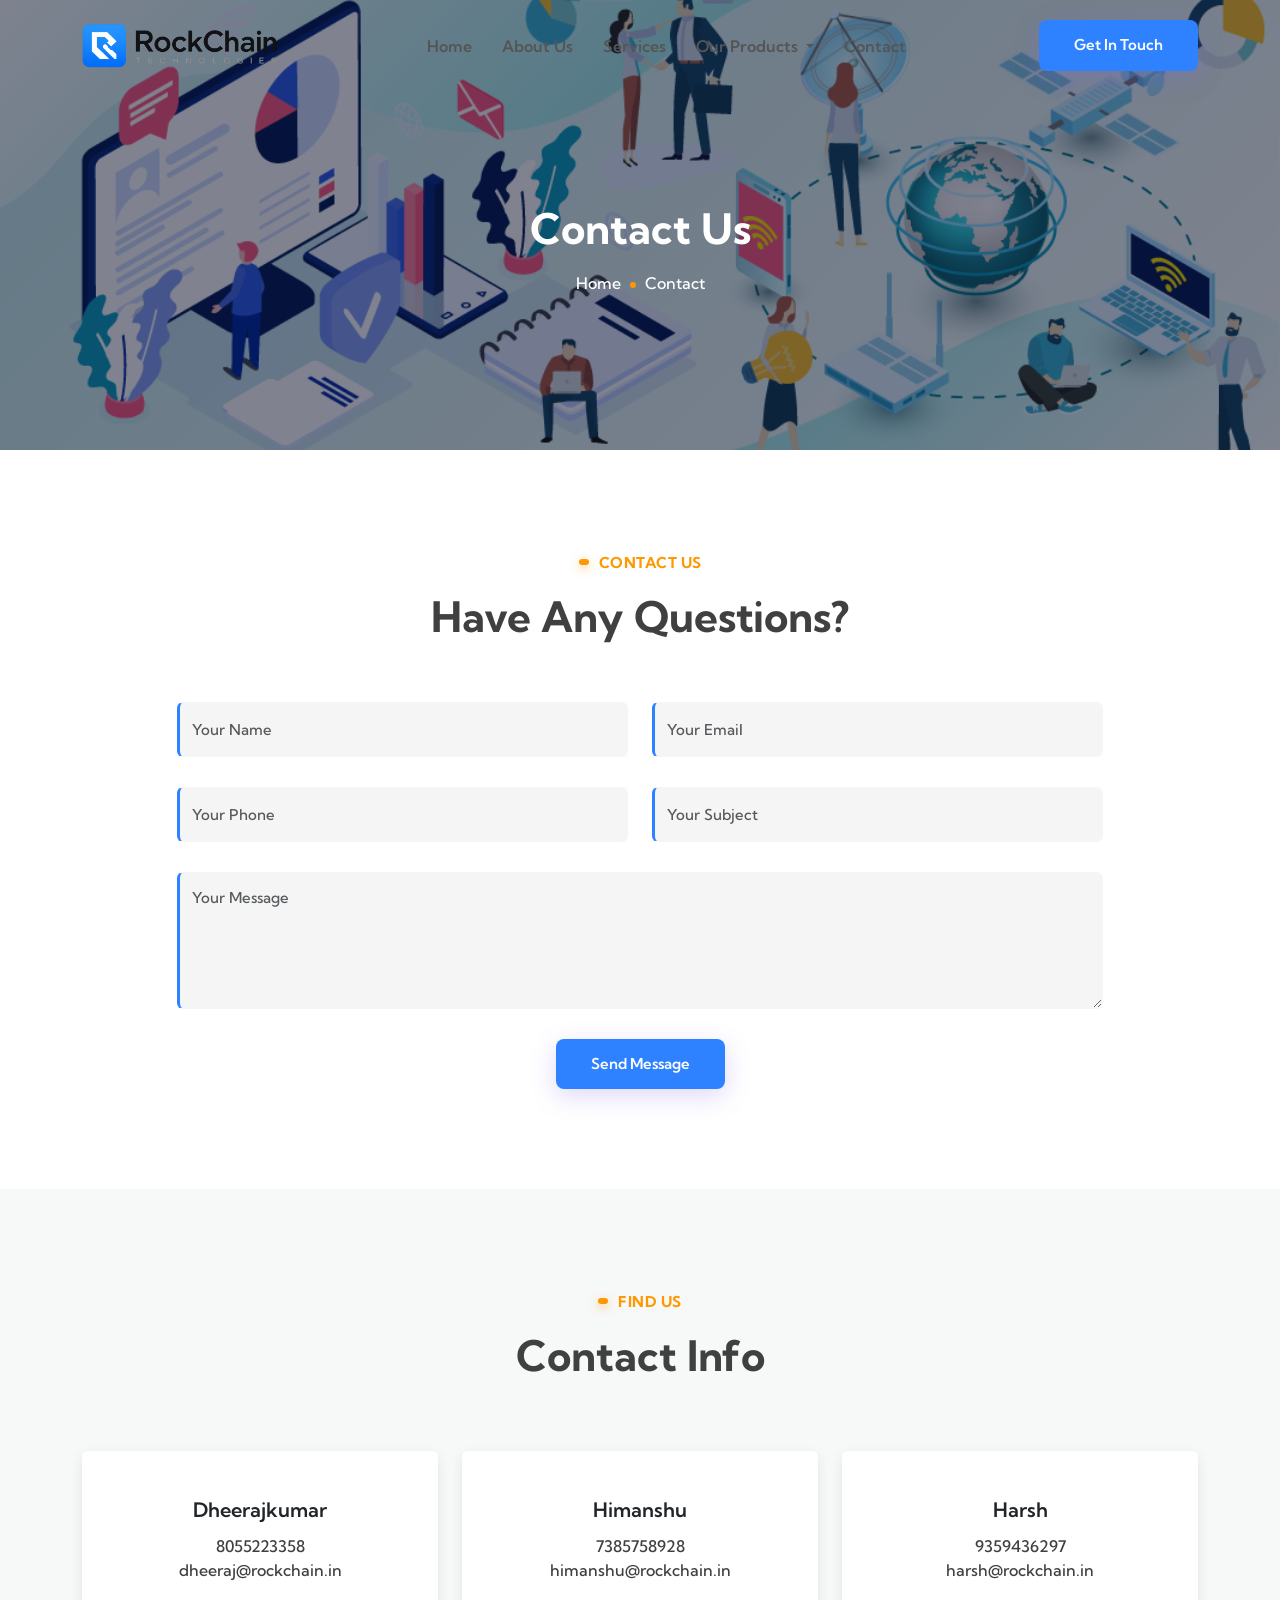
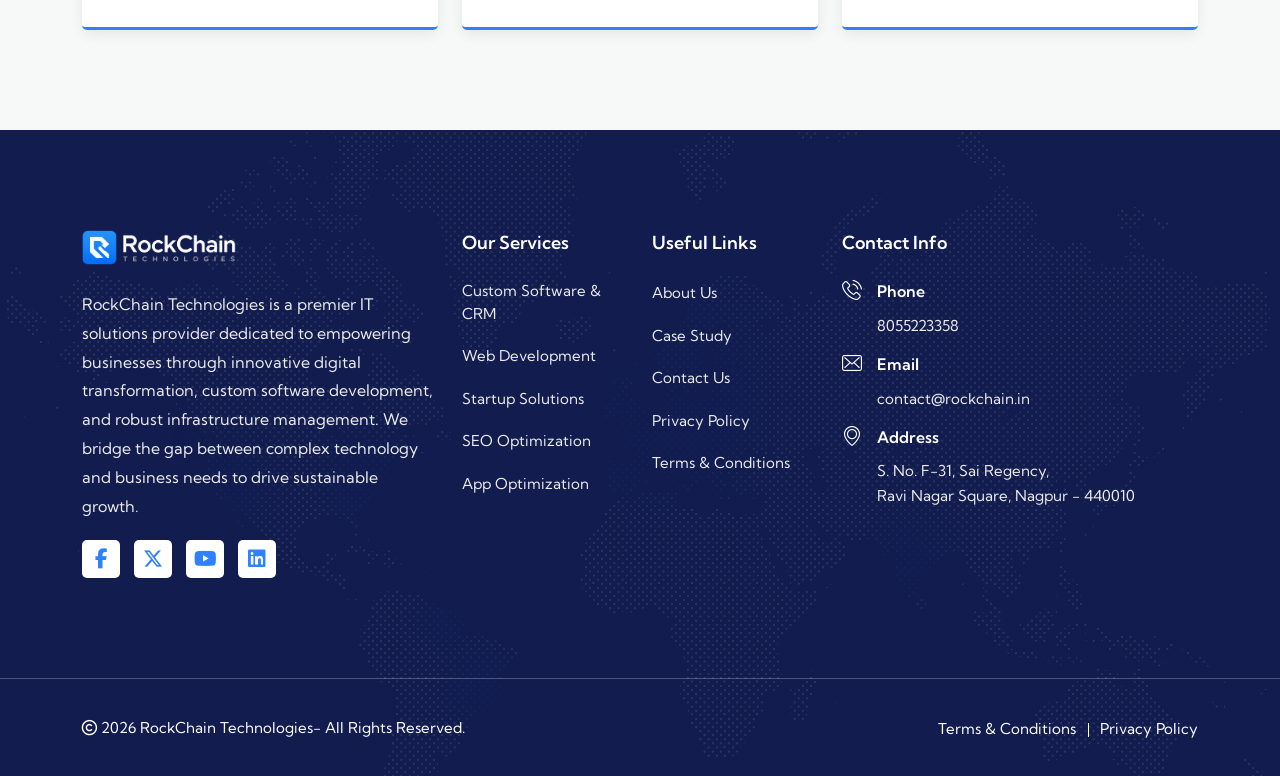
<file: contact.html>
<!doctype html>
<html lang="zxx">
  <head>
    <!-- Required meta tags -->
    <meta charset="utf-8" />
    <meta
      name="viewport"
      content="width=device-width, initial-scale=1, shrink-to-fit=no"
    />
    <!-- Title -->
    <title>RockChain Technologies- IT Solutions & Business Services</title>

    <!-- SEO Meta Tags -->
    <meta
      name="description"
      content="RockChain Technologies delivers enterprise-grade IT solutions, custom software development, cloud services, and digital transformation for businesses worldwide."
    />
    <meta
      name="keywords"
      content="IT solutions, software development, web development, mobile apps, cloud services, digital transformation, IT consulting, business automation, RockChain Technologies"
    />
    <meta name="author" content="RockChain Technologies" />
    <meta name="robots" content="index, follow" />
    <meta name="language" content="English" />
    <meta name="revisit-after" content="7 days" />

    <!-- Open Graph / Facebook -->
    <meta property="og:type" content="website" />
    <meta property="og:url" content="https://rockchain.in/" />
    <meta
      property="og:title"
      content="RockChain Technologies - IT Solutions & Business Services"
    />
    <meta
      property="og:description"
      content="Expert IT Solutions For Today's Business Challenges. We build applications, business software, automation systems and digital infrastructure."
    />
    <meta property="og:image" content="https://rockchain.in/images/hero.png" />
    <meta property="og:site_name" content="RockChain Technologies" />

    <!-- Twitter -->
    <meta property="twitter:card" content="summary_large_image" />
    <meta property="twitter:url" content="https://rockchain.in/" />
    <meta
      property="twitter:title"
      content="RockChain Technologies - IT Solutions & Business Services"
    />
    <meta
      property="twitter:description"
      content="Expert IT Solutions For Today's Business Challenges. We build applications, business software, automation systems and digital infrastructure."
    />
    <meta
      property="twitter:image"
      content="https://rockchain.in/images/hero.png"
    />

    <!-- Canonical URL -->
    <link rel="canonical" href="https://rockchain.in/" />

    <!-- Favicon and Touch Icons -->
    <link
      rel="apple-touch-icon"
      sizes="180x180"
      href="images/logo/favicon.png"
    />
    <link
      rel="icon"
      type="image/png"
      sizes="32x32"
      href="images/logo/favicon.png"
    />
    <link
      rel="icon"
      type="image/png"
      sizes="16x16"
      href="images/logo/favicon.png"
    />

    <!-- Theme Color -->
    <meta name="theme-color" content="#2563eb" />
    <meta name="msapplication-TileColor" content="#2563eb" />

    <!-- Geo Tags -->
    <meta name="geo.region" content="IN" />
    <meta name="geo.placename" content="India" />
    <meta name="geo.position" content="20.5937;78.9629" />
    <meta name="ICBM" content="20.5937, 78.9629" />

    <!-- Business Contact -->
    <meta name="business:contact_data:street_address" content="" />
    <meta name="business:contact_data:locality" content="India" />
    <meta name="business:contact_data:postal_code" content="" />
    <meta name="business:contact_data:country_name" content="India" />

    <!-- Verification Tags (Add your site verification codes here) -->
    <!-- <meta name="google-site-verification" content="YOUR_VERIFICATION_CODE" />
    <meta name="msvalidate.01" content="YOUR_VERIFICATION_CODE" /> -->

    <!-- Google Fonts -->
    <link
      href="https://fonts.googleapis.com/css2?family=Kumbh+Sans:wght@400;500;600;700;800;900&amp;display=swap"
      rel="stylesheet"
    />
    <!-- SEO Meta Tags Component -->
    <script>
      document.addEventListener("DOMContentLoaded", function () {
        fetch("components/seo-head.html")
          .then((response) => response.text())
          .then((data) => {
            const head = document.querySelector("head");
            head.insertAdjacentHTML("beforeend", data);
          })
          .catch((error) => console.error("Error loading SEO tags:", error));
      });
    </script>

    <!-- Favicon -->
    <link rel="icon" type="image/png" href="images/logo/favicon.png" />
    <!-- Bootstrap Min CSS -->
    <link rel="stylesheet" href="css/bootstrap.min.css" />
    <!-- Animate Min CSS -->
    <link rel="stylesheet" href="css/animate.min.css" />
    <!-- FlatIcon CSS -->
    <link rel="stylesheet" href="css/flaticon.css" />
    <!-- Bootstrap Icon CSS -->
    <link rel="stylesheet" href="css/bootstrap-icons.css" />
    <!-- Font Awesome Min CSS -->
    <link rel="stylesheet" href="css/fontawesome.min.css" />
    <!-- Mean Menu CSS -->
    <link rel="stylesheet" href="css/meanmenu.css" />
    <!-- Magnific Popup Min CSS -->
    <link rel="stylesheet" href="css/magnific-popup.min.css" />
    <!-- Owl Carousel Min CSS -->
    <link rel="stylesheet" href="css/owl.carousel.min.css" />
    <!-- Style CSS -->
    <link rel="stylesheet" href="css/style.css" />
    <!-- Responsive CSS -->
    <link rel="stylesheet" href="css/responsive.css" />
  </head>

  <body>
    <!-- Start Preloader Section -->
    <div class="preloader">
      <div class="loader-outter"></div>
      <div class="loader-inner"></div>
    </div>
    <!-- End Preloader Section -->

    <!-- Navbar will be loaded dynamically -->
    <div id="navbar-placeholder"></div>

    <!-- Start Page Title Section -->
    <div class="page-title-area">
      <div class="d-table">
        <div class="d-table-cell">
          <div class="container">
            <div class="page-title-content">
              <h2>Contact Us</h2>
              <ul>
                <li><a href="index.html">Home</a></li>
                <li>Contact</li>
              </ul>
            </div>
          </div>
        </div>
      </div>
    </div>
    <!-- End Page Title Section -->

    <!-- Start Contact Section -->
    <div class="contact-section section-padding">
      <div class="container">
        <div class="row">
          <div class="col-md-12">
            <div class="section-title">
              <h6 class="sub-title">Contact Us</h6>
              <h2>Have Any Questions?</h2>
            </div>
          </div>
          <div class="col-lg-10 offset-lg-1">
            <div class="contact-form">
              <p class="form-message"></p>
              <form id="contact-form" class="main-form">
                <div class="row">
                  <div class="col-lg-6 col-md-6">
                    <div class="form-group">
                      <input
                        type="text"
                        name="name"
                        id="name"
                        class="form-control"
                        required
                        placeholder="Your Name"
                      />
                    </div>
                  </div>
                  <div class="col-lg-6 col-md-6">
                    <div class="form-group">
                      <input
                        type="email"
                        name="email"
                        id="email"
                        class="form-control"
                        required
                        placeholder="Your Email"
                      />
                    </div>
                  </div>
                  <div class="col-lg-6 col-md-6">
                    <div class="form-group">
                      <input
                        type="text"
                        name="phone"
                        id="phone"
                        required
                        class="form-control"
                        placeholder="Your Phone"
                      />
                    </div>
                  </div>
                  <div class="col-lg-6 col-md-6">
                    <div class="form-group">
                      <input
                        type="text"
                        name="subject"
                        id="subject"
                        class="form-control"
                        required
                        placeholder="Your Subject"
                      />
                    </div>
                  </div>
                  <div class="col-lg-12 col-md-12">
                    <div class="form-group">
                      <textarea
                        name="message"
                        class="form-control"
                        id="message"
                        cols="30"
                        rows="6"
                        required
                        placeholder="Your Message"
                      ></textarea>
                    </div>
                  </div>
                  <div class="col-lg-12 col-md-12">
                    <div class="contact-btn">
                      <button type="submit" class="default-btn submit-btn">
                        Send Message <span></span>
                      </button>
                    </div>
                  </div>
                </div>
              </form>
            </div>
          </div>
        </div>
      </div>
    </div>
    <!-- End Contact Section -->

    <!-- Start Contact Box Section -->
    <section class="contact-info-section bg-grey">
      <div class="container">
        <div class="row">
          <div class="col-md-12">
            <div class="section-title">
              <h6 class="sub-title">Find Us</h6>
              <h2>Contact Info</h2>
            </div>
          </div>
          <div class="col-lg-4 col-md-6">
            <div class="contact-info-content">
              <h5>Dheerajkumar</h5>
              <!-- <p>
                123 Innovation Drive, Silicon Valley, San Francisco, CA 94025,
                United States.
              </p> -->
              <a href="tel:802235678">8055223358</a>
              <a href="mailto:dheeraj@rockchain.in">dheeraj@rockchain.in</a>
            </div>
          </div>
          <div class="col-lg-4 col-md-6">
            <div class="contact-info-content">
              <h5>Himanshu</h5>
              <!-- <p>
                450 Lexington Ave, Manhattan, New York, NY 10017, United States.
              </p>   -->
              <a href="tel:7385758928">7385758928</a>
              <a href="mailto:himanshu@rockchain.in">himanshu@rockchain.in</a>
            </div>
          </div>
          <div class="col-lg-4 col-md-6">
            <div class="contact-info-content">
              <h5>Harsh</h5>
              <!-- <p>
                Calle 50, Tower Financial Center, Bella Vista, Panama City,
                Panama.
              </p> -->
              <a href="tel:9359436297">9359436297</a>
              <a href="mailto:harsh@rockchain.in">harsh@rockchain.in</a>
            </div>
          </div>
        </div>
      </div>
    </section>
    <!-- End Contact Box Section -->

    <!-- Start Map Section -->
    <!-- <div class="map-section">
      <div class="google-map">
        <iframe
          src="https://www.google.com/maps/embed?pb=!1m18!1m12!1m3!1d58977.379621500906!2d-95.68490829505382!3d39.02405647325974!2m3!1f0!2f0!3f0!3m2!1i1024!2i768!4f13.1!3m3!1m2!1s0x87bf04bb200843c3%3A0xae94f184c02d21d9!2sDeer%20Creek%20Valley%20RV%20Park!5e0!3m2!1sen!2sbd!4v1705593051108!5m2!1sen!2sbd"
        ></iframe>
      </div>
    </div> -->
    <!-- End Map Section -->

    <!-- Start Go Top Section -->
    <div class="go-top">
      <i class="fas fa-chevron-up"></i>
      <i class="fas fa-chevron-up"></i>
    </div>
    <!-- End Go Top Section -->

    <!-- Footer will be loaded dynamically -->
    <div id="footer-placeholder"></div>

    <!-- jQuery Min JS -->
    <script src="js/jquery.min.js"></script>
    <!-- Popper Min JS -->
    <script src="js/popper.min.js"></script>
    <!-- Bootstrap Min JS -->
    <script src="js/bootstrap.bundle.min.js"></script>
    <!-- Mean Menu JS -->
    <script src="js/jquery.meanmenu.js"></script>
    <!-- Appear Min JS -->
    <script src="js/jquery.appear.min.js"></script>
    <!-- CounterUp Min JS -->
    <script src="js/jquery.waypoints.min.js"></script>
    <script src="js/jquery.counterup.min.js"></script>
    <!-- Magnific Popup Min JS -->
    <script src="js/jquery.magnific-popup.min.js"></script>
    <!-- Owl Carousel Min JS -->
    <script src="js/owl.carousel.min.js"></script>
    <!-- Vanilla Tilt Min JS -->
    <script src="js/vanilla-tilt.min.js"></script>
    <!-- WOW Min JS -->
    <script src="js/wow.min.js"></script>
    <!-- Components Loader JS -->
    <script src="js/components-loader.js"></script>
    <!-- Main JS -->
    <script src="js/main.js"></script>
    <!-- Telegram Contact Form Integration -->
    <script src="js/telegram-contact.js"></script>

    <!-- Alert Modal -->
    <div id="alertModal" class="modal">
      <div class="modal-content">
        <span class="close">&times;</span>
        <p id="alertMessage"></p>
      </div>
    </div>

    <style>
      /* Alert Modal Styles */
      .modal {
        display: none;
        position: fixed;
        z-index: 99999;
        left: 0;
        top: 0;
        width: 100%;
        height: 100%;
        background-color: rgba(0, 0, 0, 0.5);
        backdrop-filter: blur(3px);
        animation: fadeIn 0.3s ease;
      }

      .modal-content {
        background-color: #ffffff;
        margin: 15% auto;
        padding: 30px 40px;
        border-radius: 12px;
        width: 90%;
        max-width: 450px;
        box-shadow: 0 20px 60px rgba(0, 0, 0, 0.3);
        position: relative;
        animation: slideIn 0.3s ease;
      }

      .close {
        color: #aaa;
        float: right;
        font-size: 28px;
        font-weight: bold;
        position: absolute;
        right: 18px;
        top: 12px;
        cursor: pointer;
        transition: color 0.2s;
      }

      .close:hover,
      .close:focus {
        color: #333;
      }

      #alertMessage {
        margin: 0;
        font-size: 16px;
        font-weight: 500;
        text-align: center;
        line-height: 1.6;
      }

      .success-message {
        color: #155724;
      }

      .error-message {
        color: #721c24;
      }

      @keyframes fadeIn {
        from {
          opacity: 0;
        }
        to {
          opacity: 1;
        }
      }

      @keyframes slideIn {
        from {
          transform: translateY(-30px);
          opacity: 0;
        }
        to {
          transform: translateY(0);
          opacity: 1;
        }
      }
    </style>
  </body>
</html>
</file>
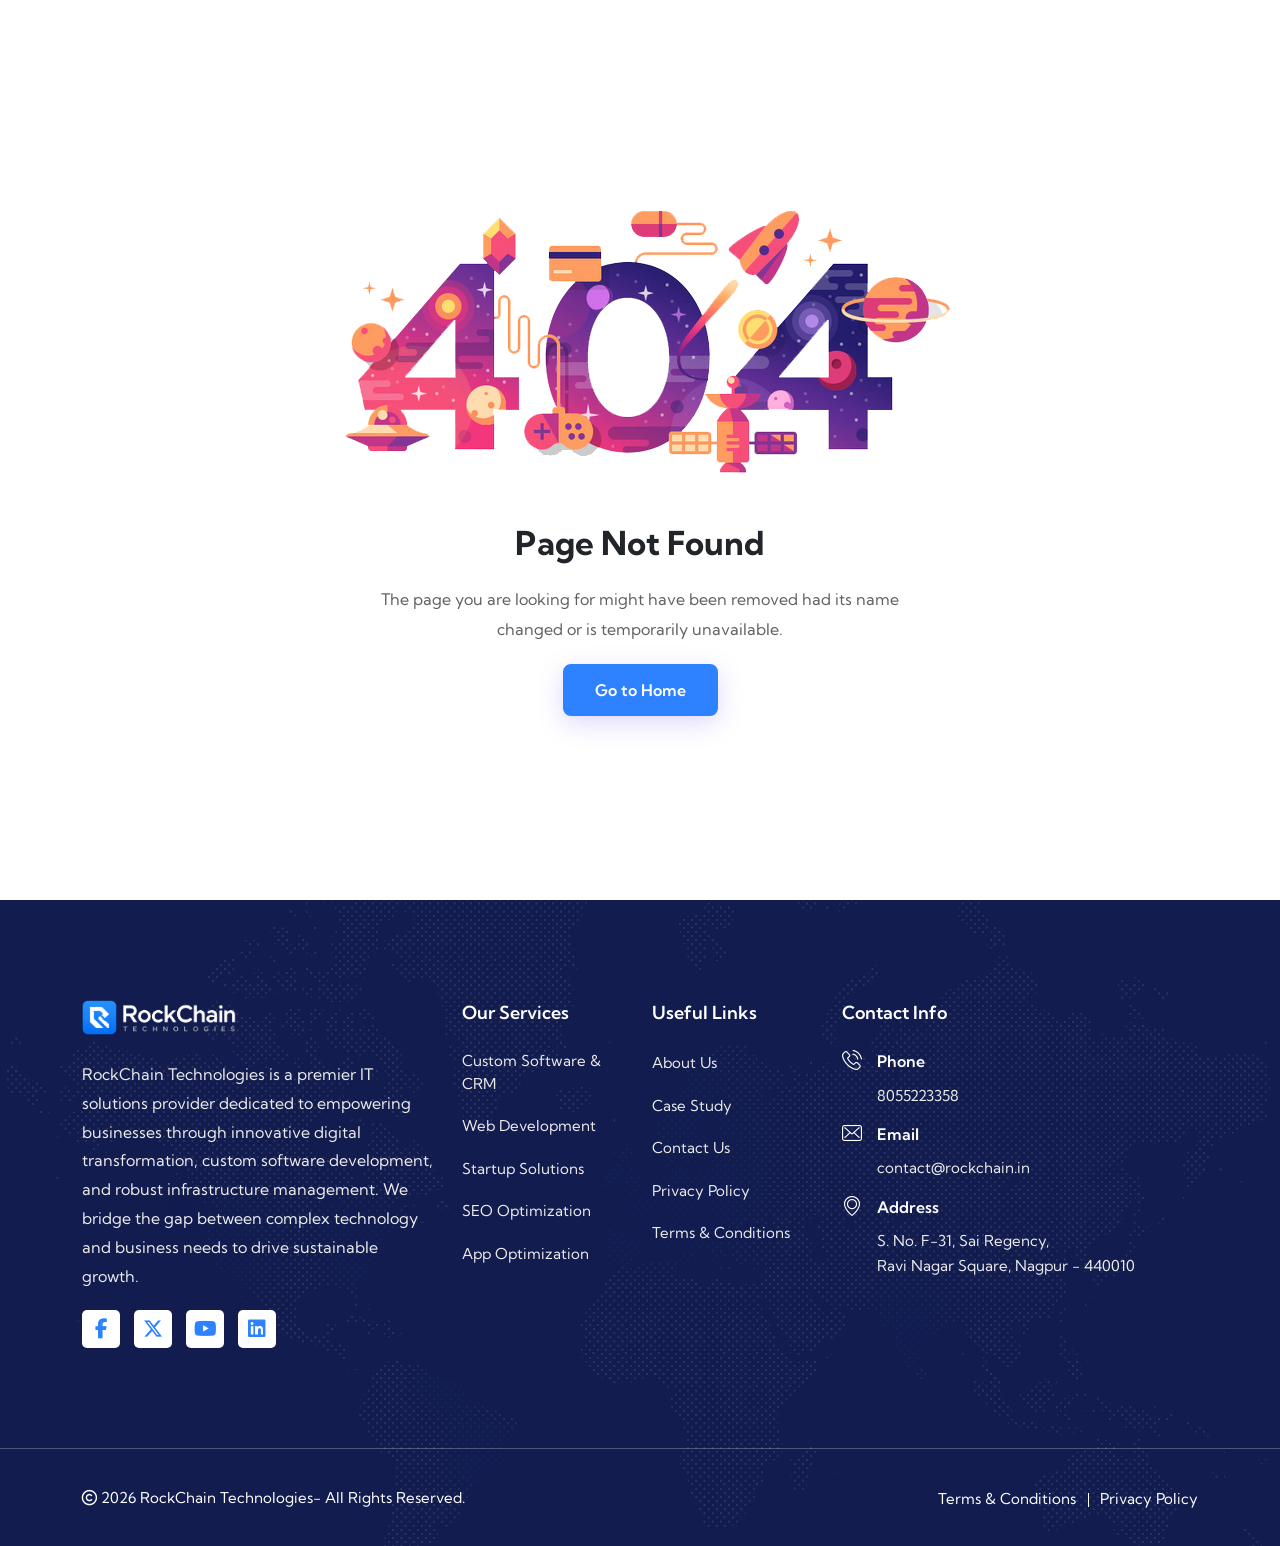
<file: error-404.html>
<!doctype html>
<html lang="zxx">
  <head>
    <!-- Required meta tags -->
    <meta charset="utf-8" />
    <meta
      name="viewport"
      content="width=device-width, initial-scale=1, shrink-to-fit=no"
    />
    <!-- Title -->
    <title>RockChain Technologies- IT Solutions & Business Services</title>

    <!-- SEO Meta Tags -->
    <meta
      name="description"
      content="RockChain Technologies delivers enterprise-grade IT solutions, custom software development, cloud services, and digital transformation for businesses worldwide."
    />
    <meta
      name="keywords"
      content="IT solutions, software development, web development, mobile apps, cloud services, digital transformation, IT consulting, business automation, RockChain Technologies"
    />
    <meta name="author" content="RockChain Technologies" />
    <meta name="robots" content="index, follow" />
    <meta name="language" content="English" />
    <meta name="revisit-after" content="7 days" />

    <!-- Open Graph / Facebook -->
    <meta property="og:type" content="website" />
    <meta property="og:url" content="https://rockchain.in/" />
    <meta
      property="og:title"
      content="RockChain Technologies - IT Solutions & Business Services"
    />
    <meta
      property="og:description"
      content="Expert IT Solutions For Today's Business Challenges. We build applications, business software, automation systems and digital infrastructure."
    />
    <meta property="og:image" content="https://rockchain.in/images/hero.png" />
    <meta property="og:site_name" content="RockChain Technologies" />

    <!-- Twitter -->
    <meta property="twitter:card" content="summary_large_image" />
    <meta property="twitter:url" content="https://rockchain.in/" />
    <meta
      property="twitter:title"
      content="RockChain Technologies - IT Solutions & Business Services"
    />
    <meta
      property="twitter:description"
      content="Expert IT Solutions For Today's Business Challenges. We build applications, business software, automation systems and digital infrastructure."
    />
    <meta
      property="twitter:image"
      content="https://rockchain.in/images/hero.png"
    />

    <!-- Canonical URL -->
    <link rel="canonical" href="https://rockchain.in/" />

    <!-- Favicon and Touch Icons -->
    <link
      rel="apple-touch-icon"
      sizes="180x180"
      href="images/logo/favicon.png"
    />
    <link
      rel="icon"
      type="image/png"
      sizes="32x32"
      href="images/logo/favicon.png"
    />
    <link
      rel="icon"
      type="image/png"
      sizes="16x16"
      href="images/logo/favicon.png"
    />

    <!-- Theme Color -->
    <meta name="theme-color" content="#2563eb" />
    <meta name="msapplication-TileColor" content="#2563eb" />

    <!-- Geo Tags -->
    <meta name="geo.region" content="IN" />
    <meta name="geo.placename" content="India" />
    <meta name="geo.position" content="20.5937;78.9629" />
    <meta name="ICBM" content="20.5937, 78.9629" />

    <!-- Business Contact -->
    <meta name="business:contact_data:street_address" content="" />
    <meta name="business:contact_data:locality" content="India" />
    <meta name="business:contact_data:postal_code" content="" />
    <meta name="business:contact_data:country_name" content="India" />

    <!-- Verification Tags (Add your site verification codes here) -->
    <!-- <meta name="google-site-verification" content="YOUR_VERIFICATION_CODE" />
    <meta name="msvalidate.01" content="YOUR_VERIFICATION_CODE" /> -->

    <!-- Google Fonts -->
    <link
      href="https://fonts.googleapis.com/css2?family=Kumbh+Sans:wght@400;500;600;700;800;900&amp;display=swap"
      rel="stylesheet"
    />
    <!-- SEO Meta Tags Component -->
    <script>
      document.addEventListener("DOMContentLoaded", function () {
        fetch("components/seo-head.html")
          .then((response) => response.text())
          .then((data) => {
            const head = document.querySelector("head");
            head.insertAdjacentHTML("beforeend", data);
          })
          .catch((error) => console.error("Error loading SEO tags:", error));
      });
    </script>

    <!-- Favicon -->
    <link rel="icon" type="image/png" href="images/logo/favicon.png" />
    <!-- Bootstrap Min CSS -->
    <link rel="stylesheet" href="css/bootstrap.min.css" />
    <!-- Animate Min CSS -->
    <link rel="stylesheet" href="css/animate.min.css" />
    <!-- FlatIcon CSS -->
    <link rel="stylesheet" href="css/flaticon.css" />
    <!-- Bootstrap Icon CSS -->
    <link rel="stylesheet" href="css/bootstrap-icons.css" />
    <!-- Font Awesome Min CSS -->
    <link rel="stylesheet" href="css/fontawesome.min.css" />
    <!-- Mean Menu CSS -->
    <link rel="stylesheet" href="css/meanmenu.css" />
    <!-- Magnific Popup Min CSS -->
    <link rel="stylesheet" href="css/magnific-popup.min.css" />
    <!-- Owl Carousel Min CSS -->
    <link rel="stylesheet" href="css/owl.carousel.min.css" />
    <!-- Style CSS -->
    <link rel="stylesheet" href="css/style.css" />
    <!-- Responsive CSS -->
    <link rel="stylesheet" href="css/responsive.css" />
  </head>

  <body>
    <!-- Start Preloader Section -->
    <div class="preloader">
      <div class="loader-outter"></div>
      <div class="loader-inner"></div>
    </div>
    <!-- End Preloader Section -->

    <!-- Start Error Section -->
    <section class="error-area">
      <div class="d-table">
        <div class="d-table-cell">
          <div class="container">
            <div class="error-content">
              <img src="images/404.png" alt="error" />
              <h2>Page Not Found</h2>
              <p>
                The page you are looking for might have been removed had its
                name changed or is temporarily unavailable.
              </p>
              <a href="index.html" class="default-btn-one">Go to Home</a>
            </div>
          </div>
        </div>
      </div>
    </section>
    <!-- End Error Section -->

    <!-- Footer will be loaded dynamically -->
    <div id="footer-placeholder"></div>

    <!-- jQuery Min JS -->
    <script src="js/jquery.min.js"></script>
    <!-- Popper Min JS -->
    <script src="js/popper.min.js"></script>
    <!-- Bootstrap Min JS -->
    <script src="js/bootstrap.bundle.min.js"></script>
    <!-- Mean Menu JS -->
    <script src="js/jquery.meanmenu.js"></script>
    <!-- Appear Min JS -->
    <script src="js/jquery.appear.min.js"></script>
    <!-- CounterUp Min JS -->
    <script src="js/jquery.waypoints.min.js"></script>
    <script src="js/jquery.counterup.min.js"></script>
    <!-- Magnific Popup Min JS -->
    <script src="js/jquery.magnific-popup.min.js"></script>
    <!-- Owl Carousel Min JS -->
    <script src="js/owl.carousel.min.js"></script>
    <!-- Vanilla Tilt Min JS -->
    <script src="js/vanilla-tilt.min.js"></script>
    <!-- WOW Min JS -->
    <script src="js/wow.min.js"></script>
    <!-- Ajax Mail JS -->
    <script src="js/ajax.mail.js"></script>
    <!-- Components Loader JS -->
    <script src="js/components-loader.js"></script>
    <!-- Main JS -->
    <script src="js/main.js"></script>
  </body>
</html>
</file>
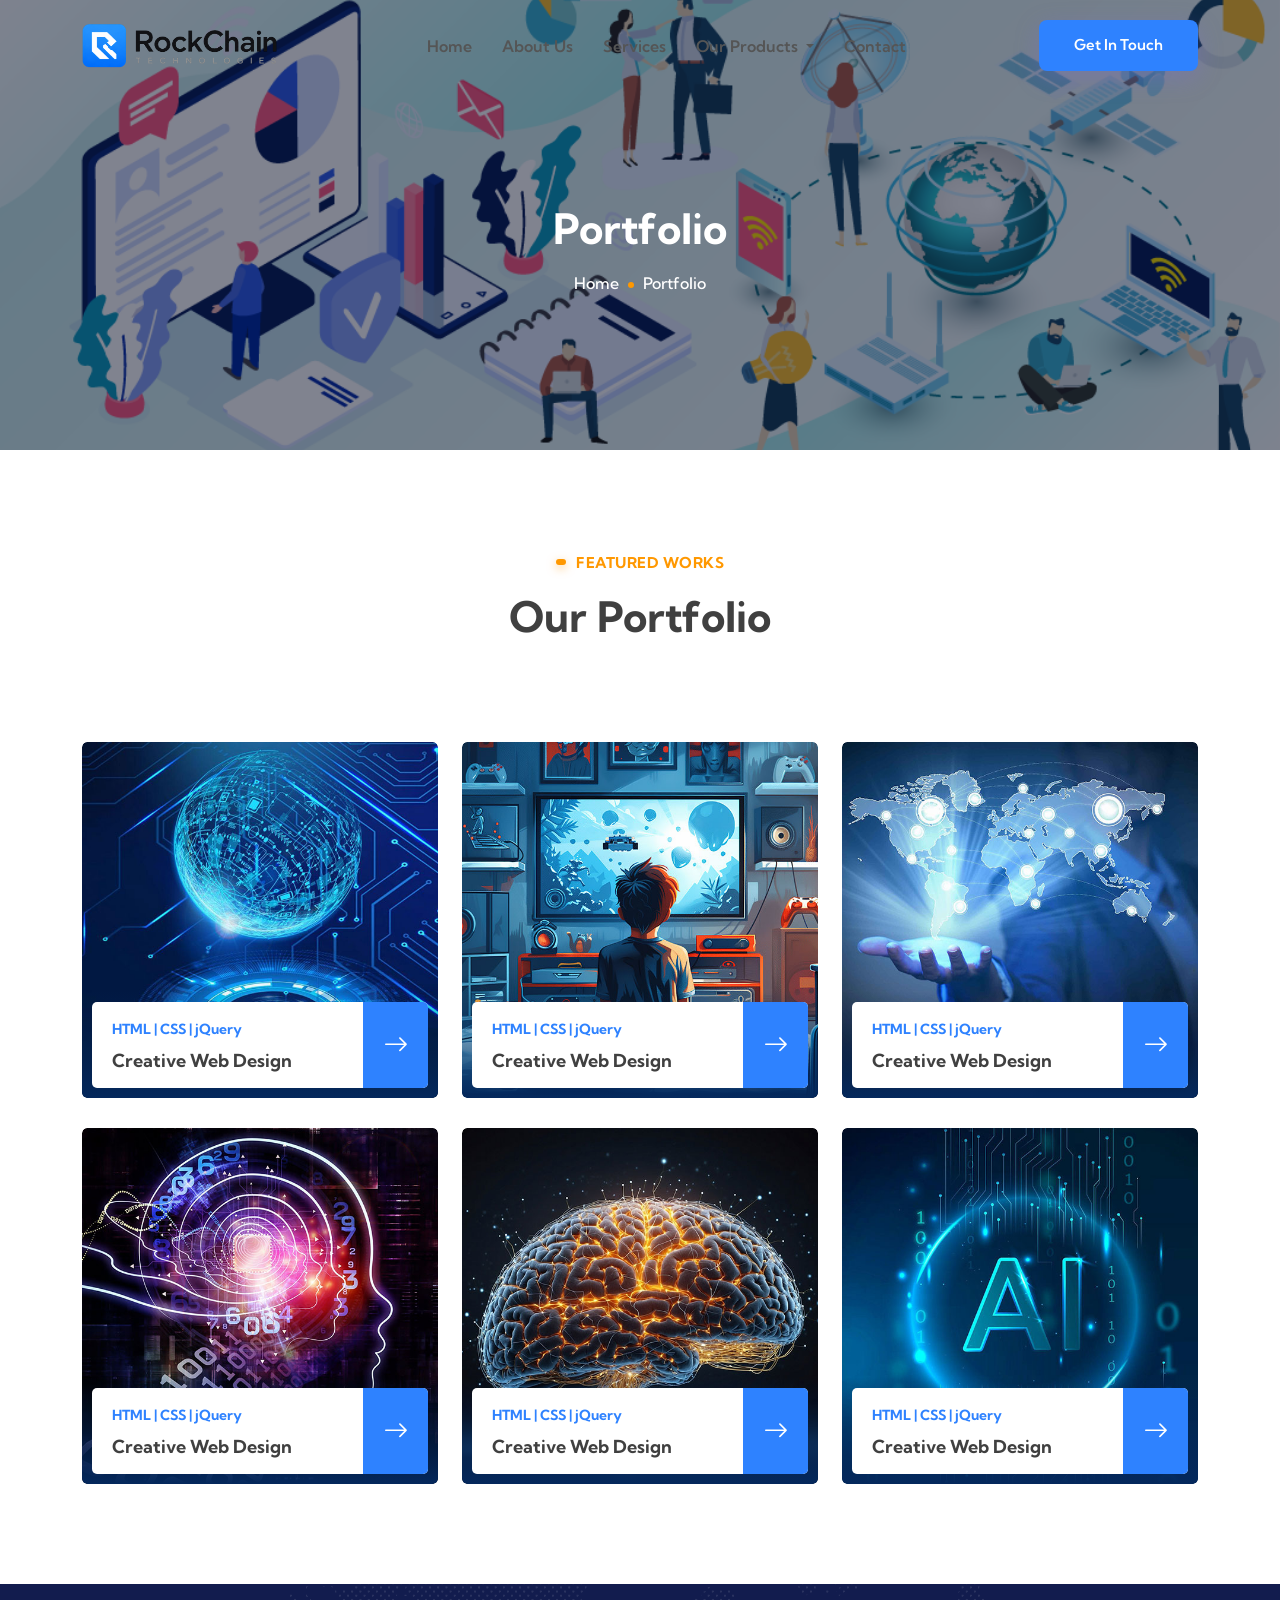
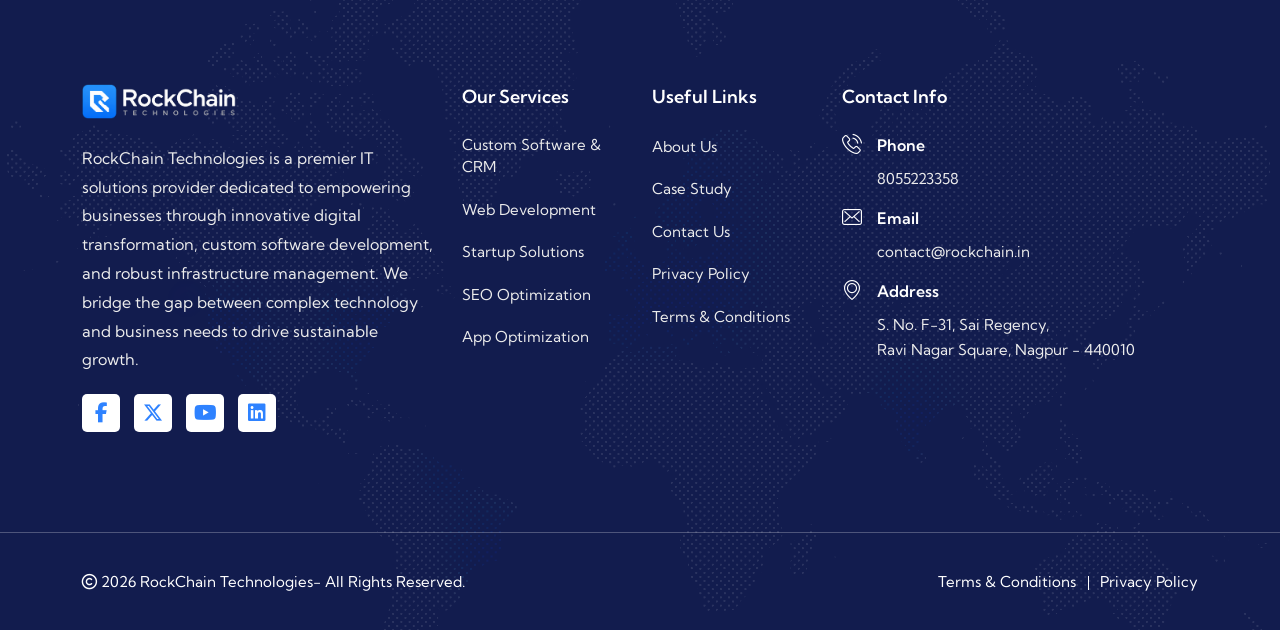
<file: portfolio.html>
<!doctype html>
<html lang="zxx">
  <head>
    <!-- Required meta tags -->
    <meta charset="utf-8" />
    <meta
      name="viewport"
      content="width=device-width, initial-scale=1, shrink-to-fit=no"
    />
    <!-- Title -->
    <title>RockChain Technologies- IT Solutions & Business Services</title>

    <!-- SEO Meta Tags -->
    <meta
      name="description"
      content="RockChain Technologies delivers enterprise-grade IT solutions, custom software development, cloud services, and digital transformation for businesses worldwide."
    />
    <meta
      name="keywords"
      content="IT solutions, software development, web development, mobile apps, cloud services, digital transformation, IT consulting, business automation, RockChain Technologies"
    />
    <meta name="author" content="RockChain Technologies" />
    <meta name="robots" content="index, follow" />
    <meta name="language" content="English" />
    <meta name="revisit-after" content="7 days" />

    <!-- Open Graph / Facebook -->
    <meta property="og:type" content="website" />
    <meta property="og:url" content="https://rockchain.in/" />
    <meta
      property="og:title"
      content="RockChain Technologies - IT Solutions & Business Services"
    />
    <meta
      property="og:description"
      content="Expert IT Solutions For Today's Business Challenges. We build applications, business software, automation systems and digital infrastructure."
    />
    <meta property="og:image" content="https://rockchain.in/images/hero.png" />
    <meta property="og:site_name" content="RockChain Technologies" />

    <!-- Twitter -->
    <meta property="twitter:card" content="summary_large_image" />
    <meta property="twitter:url" content="https://rockchain.in/" />
    <meta
      property="twitter:title"
      content="RockChain Technologies - IT Solutions & Business Services"
    />
    <meta
      property="twitter:description"
      content="Expert IT Solutions For Today's Business Challenges. We build applications, business software, automation systems and digital infrastructure."
    />
    <meta
      property="twitter:image"
      content="https://rockchain.in/images/hero.png"
    />

    <!-- Canonical URL -->
    <link rel="canonical" href="https://rockchain.in/" />

    <!-- Favicon and Touch Icons -->
    <link
      rel="apple-touch-icon"
      sizes="180x180"
      href="images/logo/favicon.png"
    />
    <link
      rel="icon"
      type="image/png"
      sizes="32x32"
      href="images/logo/favicon.png"
    />
    <link
      rel="icon"
      type="image/png"
      sizes="16x16"
      href="images/logo/favicon.png"
    />

    <!-- Theme Color -->
    <meta name="theme-color" content="#2563eb" />
    <meta name="msapplication-TileColor" content="#2563eb" />

    <!-- Geo Tags -->
    <meta name="geo.region" content="IN" />
    <meta name="geo.placename" content="India" />
    <meta name="geo.position" content="20.5937;78.9629" />
    <meta name="ICBM" content="20.5937, 78.9629" />

    <!-- Business Contact -->
    <meta name="business:contact_data:street_address" content="" />
    <meta name="business:contact_data:locality" content="India" />
    <meta name="business:contact_data:postal_code" content="" />
    <meta name="business:contact_data:country_name" content="India" />

    <!-- Verification Tags (Add your site verification codes here) -->
    <!-- <meta name="google-site-verification" content="YOUR_VERIFICATION_CODE" />
    <meta name="msvalidate.01" content="YOUR_VERIFICATION_CODE" /> -->

    <!-- Google Fonts -->
    <link
      href="https://fonts.googleapis.com/css2?family=Kumbh+Sans:wght@400;500;600;700;800;900&amp;display=swap"
      rel="stylesheet"
    />
    <!-- SEO Meta Tags Component -->
    <script>
      document.addEventListener("DOMContentLoaded", function () {
        fetch("components/seo-head.html")
          .then((response) => response.text())
          .then((data) => {
            const head = document.querySelector("head");
            head.insertAdjacentHTML("beforeend", data);
          })
          .catch((error) => console.error("Error loading SEO tags:", error));
      });
    </script>

    <!-- Favicon -->
    <link rel="icon" type="image/png" href="images/logo/favicon.png" />
    <!-- Bootstrap Min CSS -->
    <link rel="stylesheet" href="css/bootstrap.min.css" />
    <!-- Animate Min CSS -->
    <link rel="stylesheet" href="css/animate.min.css" />
    <!-- FlatIcon CSS -->
    <link rel="stylesheet" href="css/flaticon.css" />
    <!-- Bootstrap Icon CSS -->
    <link rel="stylesheet" href="css/bootstrap-icons.css" />
    <!-- Font Awesome Min CSS -->
    <link rel="stylesheet" href="css/fontawesome.min.css" />
    <!-- Mean Menu CSS -->
    <link rel="stylesheet" href="css/meanmenu.css" />
    <!-- Magnific Popup Min CSS -->
    <link rel="stylesheet" href="css/magnific-popup.min.css" />
    <!-- Owl Carousel Min CSS -->
    <link rel="stylesheet" href="css/owl.carousel.min.css" />
    <!-- Style CSS -->
    <link rel="stylesheet" href="css/style.css" />
    <!-- Responsive CSS -->
    <link rel="stylesheet" href="css/responsive.css" />
  </head>

  <body>
    <!-- Start Preloader Section -->
    <div class="preloader">
      <div class="loader-outter"></div>
      <div class="loader-inner"></div>
    </div>
    <!-- End Preloader Section -->

    <!-- Navbar will be loaded dynamically -->
    <div id="navbar-placeholder"></div>

    <!-- Start Page Title Section -->
    <div class="page-title-area">
      <div class="d-table">
        <div class="d-table-cell">
          <div class="container">
            <div class="page-title-content">
              <h2>Portfolio</h2>
              <ul>
                <li><a href="index.html">Home</a></li>
                <li>Portfolio</li>
              </ul>
            </div>
          </div>
        </div>
      </div>
    </div>
    <!-- End Page Title Section -->

    <!-- Start Portfolio Section -->
    <section class="portfolio-area section-padding">
      <div class="container">
        <div class="row">
          <div class="col-md-12">
            <div class="section-title">
              <h6 class="sub-title">Featured Works</h6>
              <h2>Our Portfolio</h2>
            </div>
          </div>
          <!-- portfolio-item -->
          <div class="col-lg-4 col-md-6">
            <div class="portfolio-item">
              <div class="portfolio-img">
                <img src="images/portfolio-1.jpg" alt="image" />
              </div>
              <div class="portfolio-content-overlay">
                <p>HTML | CSS | jQuery</p>
                <h3><a href="single-portfolio.html">Creative Web Design</a></h3>
                <a class="portfolio-link-icon" href="single-portfolio.html"
                  ><i class="bi bi-arrow-right"></i
                ></a>
              </div>
            </div>
          </div>
          <!-- portfolio-item -->
          <div class="col-lg-4 col-md-6">
            <div class="portfolio-item">
              <div class="portfolio-img">
                <img src="images/portfolio-2.jpg" alt="image" />
              </div>
              <div class="portfolio-content-overlay">
                <p>HTML | CSS | jQuery</p>
                <h3><a href="single-portfolio.html">Creative Web Design</a></h3>
                <a class="portfolio-link-icon" href="single-portfolio.html"
                  ><i class="bi bi-arrow-right"></i
                ></a>
              </div>
            </div>
          </div>
          <!-- portfolio-item -->
          <div class="col-lg-4 col-md-6">
            <div class="portfolio-item">
              <div class="portfolio-img">
                <img src="images/portfolio-3.jpg" alt="image" />
              </div>
              <div class="portfolio-content-overlay">
                <p>HTML | CSS | jQuery</p>
                <h3><a href="single-portfolio.html">Creative Web Design</a></h3>
                <a class="portfolio-link-icon" href="single-portfolio.html"
                  ><i class="bi bi-arrow-right"></i
                ></a>
              </div>
            </div>
          </div>
          <!-- portfolio-item -->
          <div class="col-lg-4 col-md-6">
            <div class="portfolio-item">
              <div class="portfolio-img">
                <img src="images/portfolio-4.jpg" alt="image" />
              </div>
              <div class="portfolio-content-overlay">
                <p>HTML | CSS | jQuery</p>
                <h3><a href="single-portfolio.html">Creative Web Design</a></h3>
                <a class="portfolio-link-icon" href="single-portfolio.html"
                  ><i class="bi bi-arrow-right"></i
                ></a>
              </div>
            </div>
          </div>
          <!-- portfolio-item -->
          <div class="col-lg-4 col-md-6">
            <div class="portfolio-item">
              <div class="portfolio-img">
                <img src="images/portfolio-5.jpg" alt="image" />
              </div>
              <div class="portfolio-content-overlay">
                <p>HTML | CSS | jQuery</p>
                <h3><a href="single-portfolio.html">Creative Web Design</a></h3>
                <a class="portfolio-link-icon" href="single-portfolio.html"
                  ><i class="bi bi-arrow-right"></i
                ></a>
              </div>
            </div>
          </div>
          <!-- portfolio-item -->
          <div class="col-lg-4 col-md-6">
            <div class="portfolio-item">
              <div class="portfolio-img">
                <img src="images/portfolio-6.jpg" alt="image" />
              </div>
              <div class="portfolio-content-overlay">
                <p>HTML | CSS | jQuery</p>
                <h3><a href="single-portfolio.html">Creative Web Design</a></h3>
                <a class="portfolio-link-icon" href="single-portfolio.html"
                  ><i class="bi bi-arrow-right"></i
                ></a>
              </div>
            </div>
          </div>
        </div>
      </div>
    </section>
    <!-- End Portfolio Section -->

    <!-- Start Go Top Section -->
    <div class="go-top">
      <i class="fas fa-chevron-up"></i>
      <i class="fas fa-chevron-up"></i>
    </div>
    <!-- End Go Top Section -->

    <!-- Footer will be loaded dynamically -->
    <div id="footer-placeholder"></div>

    <!-- jQuery Min JS -->
    <script src="js/jquery.min.js"></script>
    <!-- Popper Min JS -->
    <script src="js/popper.min.js"></script>
    <!-- Bootstrap Min JS -->
    <script src="js/bootstrap.bundle.min.js"></script>
    <!-- Mean Menu JS -->
    <script src="js/jquery.meanmenu.js"></script>
    <!-- Appear Min JS -->
    <script src="js/jquery.appear.min.js"></script>
    <!-- CounterUp Min JS -->
    <script src="js/jquery.waypoints.min.js"></script>
    <script src="js/jquery.counterup.min.js"></script>
    <!-- Magnific Popup Min JS -->
    <script src="js/jquery.magnific-popup.min.js"></script>
    <!-- Owl Carousel Min JS -->
    <script src="js/owl.carousel.min.js"></script>
    <!-- Vanilla Tilt Min JS -->
    <script src="js/vanilla-tilt.min.js"></script>
    <!-- WOW Min JS -->
    <script src="js/wow.min.js"></script>
    <!-- Ajax Mail JS -->
    <script src="js/ajax.mail.js"></script>
    <!-- Components Loader JS -->
    <script src="js/components-loader.js"></script>
    <!-- Main JS -->
    <script src="js/main.js"></script>
  </body>
</html>
</file>
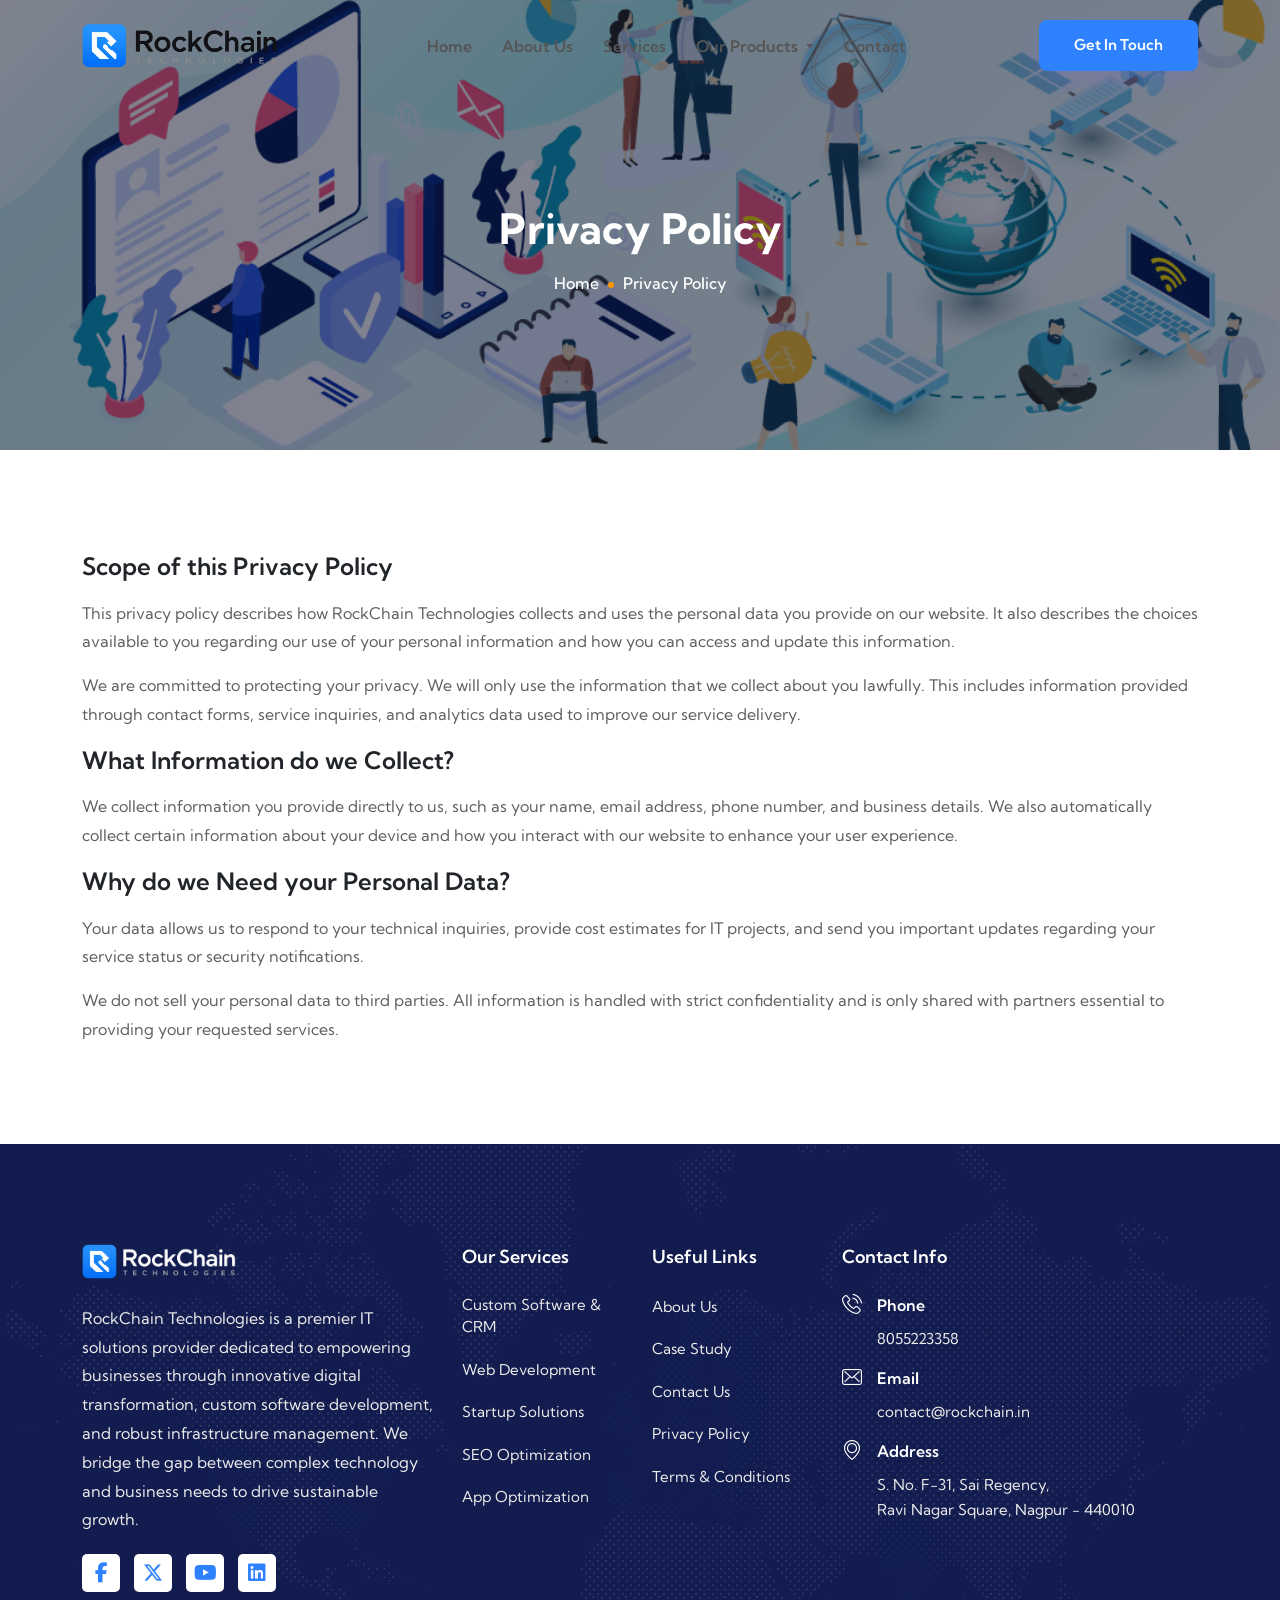
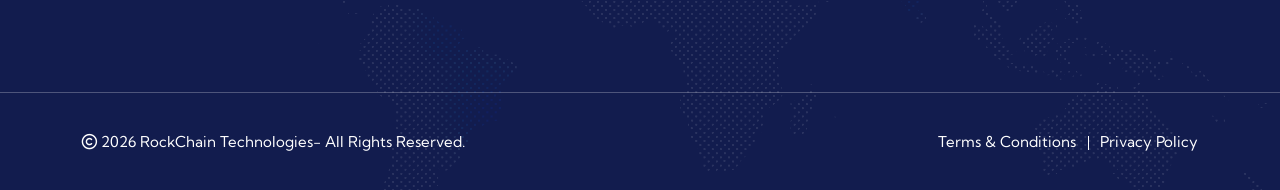
<file: privacy-policy.html>
<!doctype html>
<html lang="zxx">
  <head>
    <!-- Required meta tags -->
    <meta charset="utf-8" />
    <meta
      name="viewport"
      content="width=device-width, initial-scale=1, shrink-to-fit=no"
    />
    <!-- Title -->
    <title>RockChain Technologies- IT Solutions & Business Services</title>

    <!-- SEO Meta Tags -->
    <meta
      name="description"
      content="RockChain Technologies delivers enterprise-grade IT solutions, custom software development, cloud services, and digital transformation for businesses worldwide."
    />
    <meta
      name="keywords"
      content="IT solutions, software development, web development, mobile apps, cloud services, digital transformation, IT consulting, business automation, RockChain Technologies"
    />
    <meta name="author" content="RockChain Technologies" />
    <meta name="robots" content="index, follow" />
    <meta name="language" content="English" />
    <meta name="revisit-after" content="7 days" />

    <!-- Open Graph / Facebook -->
    <meta property="og:type" content="website" />
    <meta property="og:url" content="https://rockchain.in/" />
    <meta
      property="og:title"
      content="RockChain Technologies - IT Solutions & Business Services"
    />
    <meta
      property="og:description"
      content="Expert IT Solutions For Today's Business Challenges. We build applications, business software, automation systems and digital infrastructure."
    />
    <meta property="og:image" content="https://rockchain.in/images/hero.png" />
    <meta property="og:site_name" content="RockChain Technologies" />

    <!-- Twitter -->
    <meta property="twitter:card" content="summary_large_image" />
    <meta property="twitter:url" content="https://rockchain.in/" />
    <meta
      property="twitter:title"
      content="RockChain Technologies - IT Solutions & Business Services"
    />
    <meta
      property="twitter:description"
      content="Expert IT Solutions For Today's Business Challenges. We build applications, business software, automation systems and digital infrastructure."
    />
    <meta
      property="twitter:image"
      content="https://rockchain.in/images/hero.png"
    />

    <!-- Canonical URL -->
    <link rel="canonical" href="https://rockchain.in/" />

    <!-- Favicon and Touch Icons -->
    <link
      rel="apple-touch-icon"
      sizes="180x180"
      href="images/logo/favicon.png"
    />
    <link
      rel="icon"
      type="image/png"
      sizes="32x32"
      href="images/logo/favicon.png"
    />
    <link
      rel="icon"
      type="image/png"
      sizes="16x16"
      href="images/logo/favicon.png"
    />

    <!-- Theme Color -->
    <meta name="theme-color" content="#2563eb" />
    <meta name="msapplication-TileColor" content="#2563eb" />

    <!-- Geo Tags -->
    <meta name="geo.region" content="IN" />
    <meta name="geo.placename" content="India" />
    <meta name="geo.position" content="20.5937;78.9629" />
    <meta name="ICBM" content="20.5937, 78.9629" />

    <!-- Business Contact -->
    <meta name="business:contact_data:street_address" content="" />
    <meta name="business:contact_data:locality" content="India" />
    <meta name="business:contact_data:postal_code" content="" />
    <meta name="business:contact_data:country_name" content="India" />

    <!-- Verification Tags (Add your site verification codes here) -->
    <!-- <meta name="google-site-verification" content="YOUR_VERIFICATION_CODE" />
    <meta name="msvalidate.01" content="YOUR_VERIFICATION_CODE" /> -->

    <!-- Google Fonts -->
    <link
      href="https://fonts.googleapis.com/css2?family=Kumbh+Sans:wght@400;500;600;700;800;900&amp;display=swap"
      rel="stylesheet"
    />
    <!-- SEO Meta Tags Component -->
    <script>
      document.addEventListener("DOMContentLoaded", function () {
        fetch("components/seo-head.html")
          .then((response) => response.text())
          .then((data) => {
            const head = document.querySelector("head");
            head.insertAdjacentHTML("beforeend", data);
          })
          .catch((error) => console.error("Error loading SEO tags:", error));
      });
    </script>

    <!-- Favicon -->
    <link rel="icon" type="image/png" href="images/logo/favicon.png" />
    <!-- Bootstrap Min CSS -->
    <link rel="stylesheet" href="css/bootstrap.min.css" />
    <!-- Animate Min CSS -->
    <link rel="stylesheet" href="css/animate.min.css" />
    <!-- FlatIcon CSS -->
    <link rel="stylesheet" href="css/flaticon.css" />
    <!-- Bootstrap Icon CSS -->
    <link rel="stylesheet" href="css/bootstrap-icons.css" />
    <!-- Font Awesome Min CSS -->
    <link rel="stylesheet" href="css/fontawesome.min.css" />
    <!-- Mean Menu CSS -->
    <link rel="stylesheet" href="css/meanmenu.css" />
    <!-- Magnific Popup Min CSS -->
    <link rel="stylesheet" href="css/magnific-popup.min.css" />
    <!-- Owl Carousel Min CSS -->
    <link rel="stylesheet" href="css/owl.carousel.min.css" />
    <!-- Style CSS -->
    <link rel="stylesheet" href="css/style.css" />
    <!-- Responsive CSS -->
    <link rel="stylesheet" href="css/responsive.css" />
  </head>

  <body>
    <!-- Start Preloader Section -->
    <div class="preloader">
      <div class="loader-outter"></div>
      <div class="loader-inner"></div>
    </div>
    <!-- End Preloader Section -->

    <!-- Navbar will be loaded dynamically -->
    <div id="navbar-placeholder"></div>

    <!-- Start Page Title Section -->
    <div class="page-title-area">
      <div class="d-table">
        <div class="d-table-cell">
          <div class="container">
            <div class="page-title-content">
              <h2>Privacy Policy</h2>
              <ul>
                <li><a href="index.html">Home</a></li>
                <li>Privacy Policy</li>
              </ul>
            </div>
          </div>
        </div>
      </div>
    </div>
    <!-- End Page Title Section -->

    <!-- Start Privacy Policy Section -->
    <section class="privacy-section ptb-100">
      <div class="container">
        <div class="privacy-policy-info">
          <h3>Scope of this Privacy Policy</h3>
          <p>
            This privacy policy describes how RockChain Technologies collects
            and uses the personal data you provide on our website. It also
            describes the choices available to you regarding our use of your
            personal information and how you can access and update this
            information.
          </p>
          <p>
            We are committed to protecting your privacy. We will only use the
            information that we collect about you lawfully. This includes
            information provided through contact forms, service inquiries, and
            analytics data used to improve our service delivery.
          </p>

          <h3>What Information do we Collect?</h3>
          <p>
            We collect information you provide directly to us, such as your
            name, email address, phone number, and business details. We also
            automatically collect certain information about your device and how
            you interact with our website to enhance your user experience.
          </p>

          <h3>Why do we Need your Personal Data?</h3>
          <p>
            Your data allows us to respond to your technical inquiries, provide
            cost estimates for IT projects, and send you important updates
            regarding your service status or security notifications.
          </p>
          <p>
            We do not sell your personal data to third parties. All information
            is handled with strict confidentiality and is only shared with
            partners essential to providing your requested services.
          </p>
        </div>
      </div>
    </section>
    <!-- End Privacy Policy Section -->

    <!-- Start Go Top Section -->
    <div class="go-top">
      <i class="fas fa-chevron-up"></i>
      <i class="fas fa-chevron-up"></i>
    </div>
    <!-- End Go Top Section -->

    <!-- Footer will be loaded dynamically -->
    <div id="footer-placeholder"></div>

    <!-- jQuery Min JS -->
    <script src="js/jquery.min.js"></script>
    <!-- Popper Min JS -->
    <script src="js/popper.min.js"></script>
    <!-- Bootstrap Min JS -->
    <script src="js/bootstrap.bundle.min.js"></script>
    <!-- Mean Menu JS -->
    <script src="js/jquery.meanmenu.js"></script>
    <!-- Appear Min JS -->
    <script src="js/jquery.appear.min.js"></script>
    <!-- CounterUp Min JS -->
    <script src="js/jquery.waypoints.min.js"></script>
    <script src="js/jquery.counterup.min.js"></script>
    <!-- Magnific Popup Min JS -->
    <script src="js/jquery.magnific-popup.min.js"></script>
    <!-- Owl Carousel Min JS -->
    <script src="js/owl.carousel.min.js"></script>
    <!-- Vanilla Tilt Min JS -->
    <script src="js/vanilla-tilt.min.js"></script>
    <!-- WOW Min JS -->
    <script src="js/wow.min.js"></script>
    <!-- Ajax Mail JS -->
    <script src="js/ajax.mail.js"></script>
    <!-- Components Loader JS -->
    <script src="js/components-loader.js"></script>
    <!-- Main JS -->
    <script src="js/main.js"></script>
  </body>
</html>
</file>
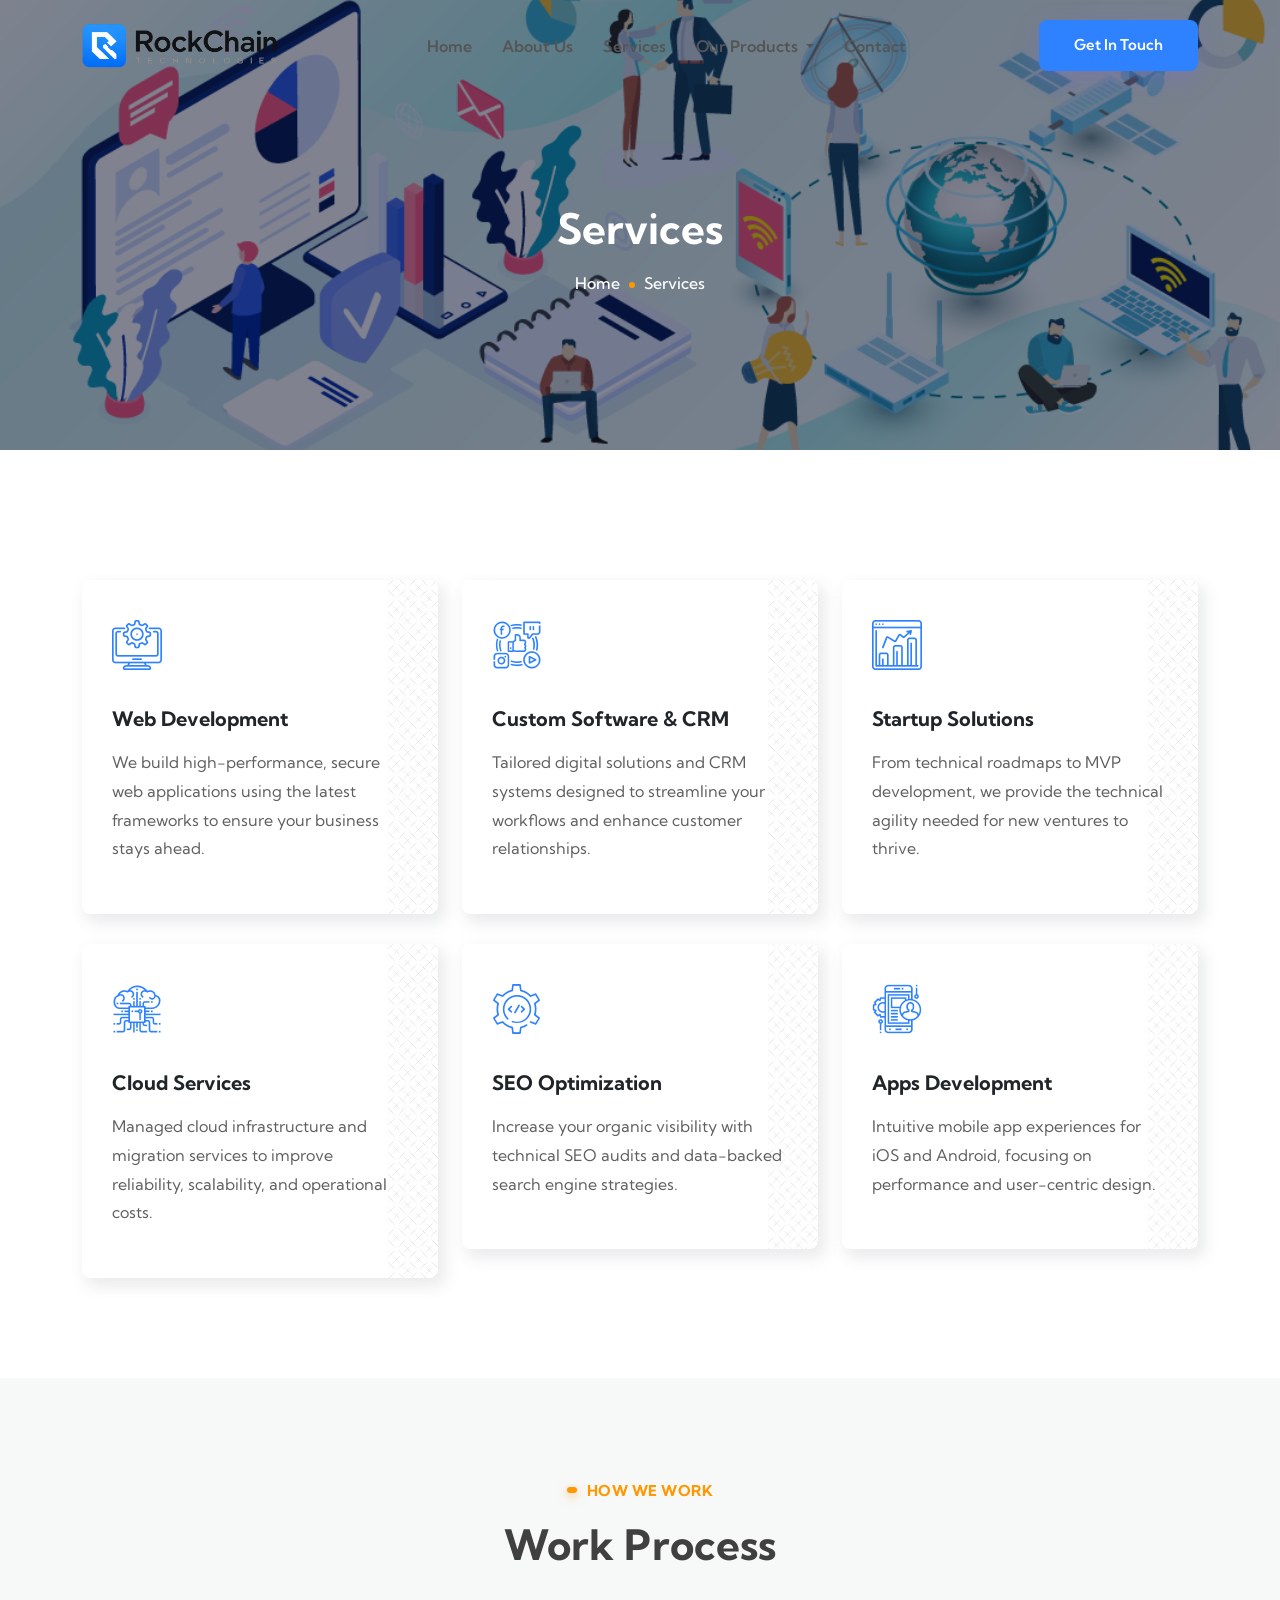
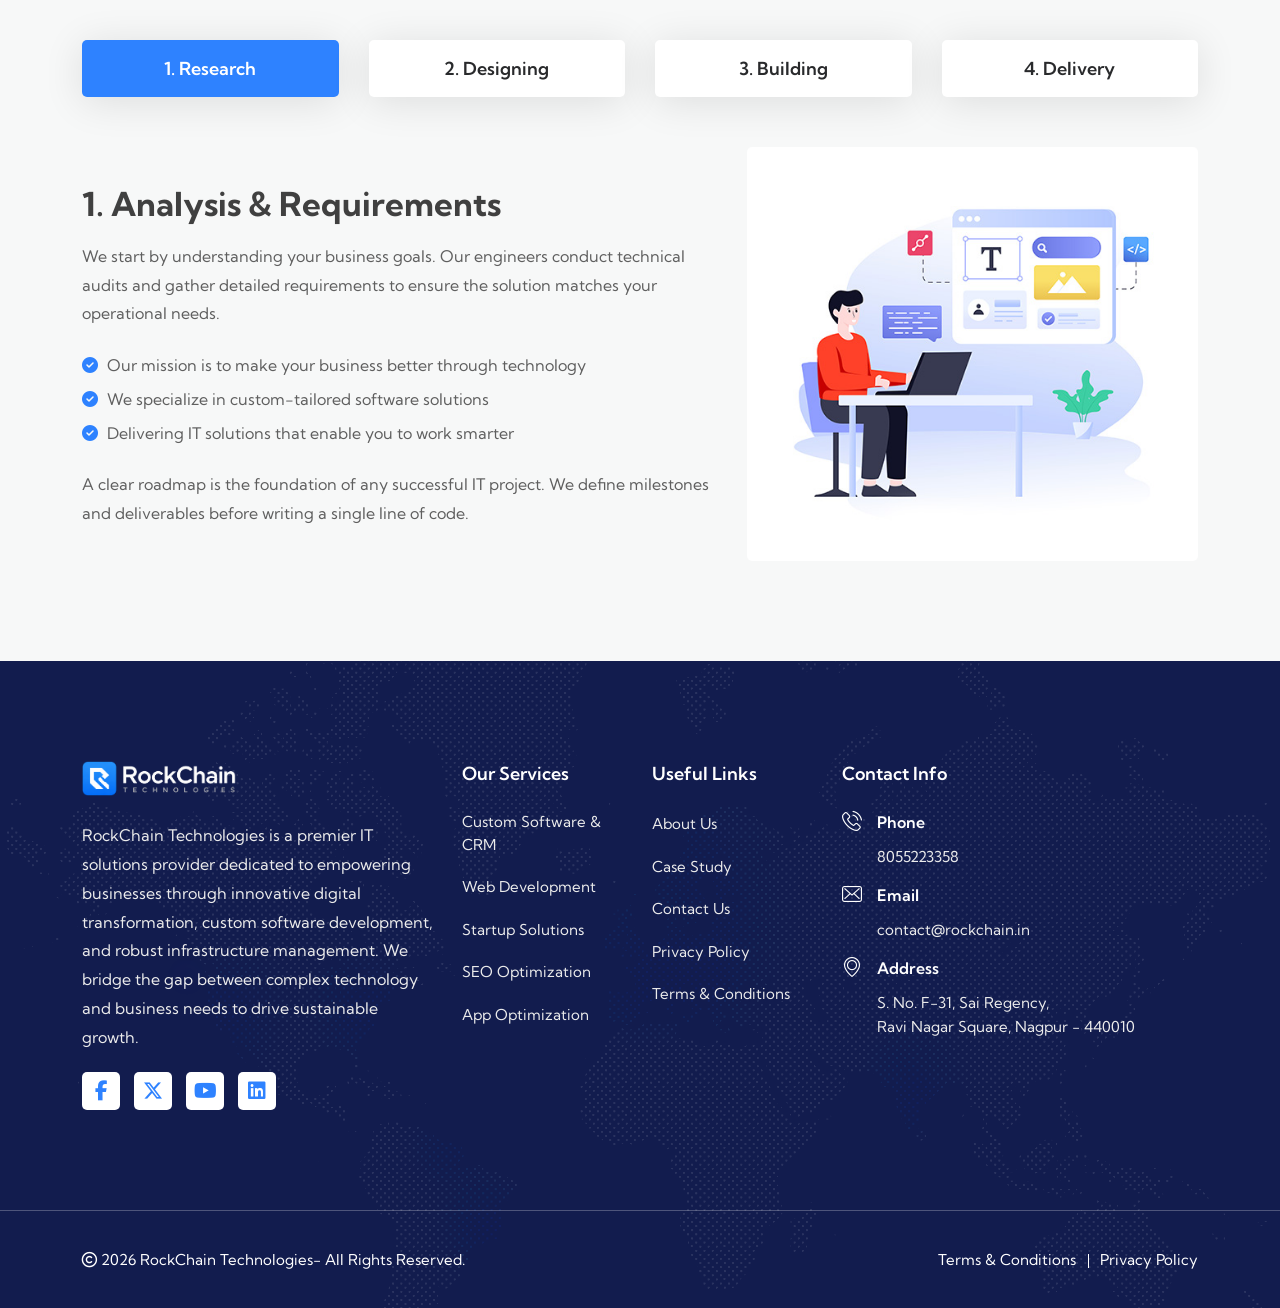
<file: services.html>
<!doctype html>
<html lang="zxx">
  <head>
    <!-- Required meta tags -->
    <meta charset="utf-8" />
    <meta
      name="viewport"
      content="width=device-width, initial-scale=1, shrink-to-fit=no"
    />
    <!-- Title -->
    <title>RockChain Technologies- IT Solutions & Business Services</title>

    <!-- SEO Meta Tags -->
    <meta
      name="description"
      content="RockChain Technologies delivers enterprise-grade IT solutions, custom software development, cloud services, and digital transformation for businesses worldwide."
    />
    <meta
      name="keywords"
      content="IT solutions, software development, web development, mobile apps, cloud services, digital transformation, IT consulting, business automation, RockChain Technologies"
    />
    <meta name="author" content="RockChain Technologies" />
    <meta name="robots" content="index, follow" />
    <meta name="language" content="English" />
    <meta name="revisit-after" content="7 days" />

    <!-- Open Graph / Facebook -->
    <meta property="og:type" content="website" />
    <meta property="og:url" content="https://rockchain.in/" />
    <meta
      property="og:title"
      content="RockChain Technologies - IT Solutions & Business Services"
    />
    <meta
      property="og:description"
      content="Expert IT Solutions For Today's Business Challenges. We build applications, business software, automation systems and digital infrastructure."
    />
    <meta property="og:image" content="https://rockchain.in/images/hero.png" />
    <meta property="og:site_name" content="RockChain Technologies" />

    <!-- Twitter -->
    <meta property="twitter:card" content="summary_large_image" />
    <meta property="twitter:url" content="https://rockchain.in/" />
    <meta
      property="twitter:title"
      content="RockChain Technologies - IT Solutions & Business Services"
    />
    <meta
      property="twitter:description"
      content="Expert IT Solutions For Today's Business Challenges. We build applications, business software, automation systems and digital infrastructure."
    />
    <meta
      property="twitter:image"
      content="https://rockchain.in/images/hero.png"
    />

    <!-- Canonical URL -->
    <link rel="canonical" href="https://rockchain.in/" />

    <!-- Favicon and Touch Icons -->
    <link
      rel="apple-touch-icon"
      sizes="180x180"
      href="images/logo/favicon.png"
    />
    <link
      rel="icon"
      type="image/png"
      sizes="32x32"
      href="images/logo/favicon.png"
    />
    <link
      rel="icon"
      type="image/png"
      sizes="16x16"
      href="images/logo/favicon.png"
    />

    <!-- Theme Color -->
    <meta name="theme-color" content="#2563eb" />
    <meta name="msapplication-TileColor" content="#2563eb" />

    <!-- Geo Tags -->
    <meta name="geo.region" content="IN" />
    <meta name="geo.placename" content="India" />
    <meta name="geo.position" content="20.5937;78.9629" />
    <meta name="ICBM" content="20.5937, 78.9629" />

    <!-- Business Contact -->
    <meta name="business:contact_data:street_address" content="" />
    <meta name="business:contact_data:locality" content="India" />
    <meta name="business:contact_data:postal_code" content="" />
    <meta name="business:contact_data:country_name" content="India" />

    <!-- Verification Tags (Add your site verification codes here) -->
    <!-- <meta name="google-site-verification" content="YOUR_VERIFICATION_CODE" />
    <meta name="msvalidate.01" content="YOUR_VERIFICATION_CODE" /> -->

    <!-- Google Fonts -->
    <link
      href="https://fonts.googleapis.com/css2?family=Kumbh+Sans:wght@400;500;600;700;800;900&display=swap"
      rel="stylesheet"
    />
    <!-- SEO Meta Tags Component -->
    <script>
      document.addEventListener("DOMContentLoaded", function () {
        fetch("components/seo-head.html")
          .then((response) => response.text())
          .then((data) => {
            const head = document.querySelector("head");
            head.insertAdjacentHTML("beforeend", data);
          })
          .catch((error) => console.error("Error loading SEO tags:", error));
      });
    </script>

    <!-- Favicon -->
    <link rel="icon" type="image/png" href="images/logo/favicon.png" />
    <!-- Bootstrap Min CSS -->
    <link rel="stylesheet" href="css/bootstrap.min.css" />
    <!-- Animate Min CSS -->
    <link rel="stylesheet" href="css/animate.min.css" />
    <!-- FlatIcon CSS -->
    <link rel="stylesheet" href="css/flaticon.css" />
    <!-- Bootstrap Icon CSS -->
    <link rel="stylesheet" href="css/bootstrap-icons.css" />
    <!-- Font Awesome Min CSS -->
    <link rel="stylesheet" href="css/fontawesome.min.css" />
    <!-- Mean Menu CSS -->
    <link rel="stylesheet" href="css/meanmenu.css" />
    <!-- Magnific Popup Min CSS -->
    <link rel="stylesheet" href="css/magnific-popup.min.css" />
    <!-- Owl Carousel Min CSS -->
    <link rel="stylesheet" href="css/owl.carousel.min.css" />
    <!-- Style CSS -->
    <link rel="stylesheet" href="css/style.css" />
    <!-- Responsive CSS -->
    <link rel="stylesheet" href="css/responsive.css" />
  </head>

  <body>
    <!-- Start Preloader Section -->
    <div class="preloader">
      <div class="loader-outter"></div>
      <div class="loader-inner"></div>
    </div>
    <!-- End Preloader Section -->

    <!-- Navbar will be loaded dynamically -->
    <div id="navbar-placeholder"></div>

    <!-- Start Page Title Section -->
    <div class="page-title-area">
      <div class="d-table">
        <div class="d-table-cell">
          <div class="container">
            <div class="page-title-content">
              <h2>Services</h2>
              <ul>
                <li><a href="index.html">Home</a></li>
                <li>Services</li>
              </ul>
            </div>
          </div>
        </div>
      </div>
    </div>
    <!-- End Page Title Section -->

    <!-- Start Services Section -->
    <section class="services-section section-padding">
      <div class="container">
        <div class="row">
          <div class="col-lg-4 col-md-6">
            <div class="single-services-item">
              <div class="services-icon">
                <i class="flaticon-development"></i>
              </div>
              <h3>Web Development</h3>
              <p>
                We build high-performance, secure web applications using the
                latest frameworks to ensure your business stays ahead.
              </p>
              <!-- <div class="services-btn">
                <a href="#" class="read-more"
                  ><i class="bi bi-arrow-right-short"></i> Read More</a
                >
              </div> -->
            </div>
          </div>
          <div class="col-lg-4 col-md-6">
            <div class="single-services-item">
              <div class="services-icon">
                <i class="flaticon-thumbs-up"></i>
              </div>
              <h3>Custom Software & CRM</h3>
              <p>
                Tailored digital solutions and CRM systems designed to
                streamline your workflows and enhance customer relationships.
              </p>
              <!-- <div class="services-btn">
                <a href="#" class="read-more"
                  ><i class="bi bi-arrow-right-short"></i> Read More</a
                >
              </div> -->
            </div>
          </div>
          <div class="col-lg-4 col-md-6">
            <div class="single-services-item">
              <div class="services-icon">
                <i class="flaticon-analytics"></i>
              </div>
              <h3>Startup Solutions</h3>
              <p>
                From technical roadmaps to MVP development, we provide the
                technical agility needed for new ventures to thrive.
              </p>
              <!-- <div class="services-btn">
                <a href="#" class="read-more"
                  ><i class="bi bi-arrow-right-short"></i> Read More</a
                >
              </div> -->
            </div>
          </div>
          <div class="col-lg-4 col-md-6">
            <div class="single-services-item">
              <div class="services-icon">
                <i class="flaticon-brain-1"></i>
              </div>
              <h3>Cloud Services</h3>
              <p>
                Managed cloud infrastructure and migration services to improve
                reliability, scalability, and operational costs.
              </p>
              <!-- <div class="services-btn">
                <a href="#" class="read-more"
                  ><i class="bi bi-arrow-right-short"></i> Read More</a
                >
              </div> -->
            </div>
          </div>
          <div class="col-lg-4 col-md-6">
            <div class="single-services-item">
              <div class="services-icon">
                <i class="flaticon-coding"></i>
              </div>
              <h3>SEO Optimization</h3>
              <p>
                Increase your organic visibility with technical SEO audits and
                data-backed search engine strategies.
              </p>
              <!-- <div class="services-btn">
                <a href="#" class="read-more"
                  ><i class="bi bi-arrow-right-short"></i> Read More</a
                >
              </div> -->
            </div>
          </div>
          <div class="col-lg-4 col-md-6">
            <div class="single-services-item">
              <div class="services-icon">
                <i class="flaticon-mobile-app"></i>
              </div>
              <h3>Apps Development</h3>
              <p>
                Intuitive mobile app experiences for iOS and Android, focusing
                on performance and user-centric design.
              </p>
              <!-- <div class="services-btn">
                <a href="#" class="read-more"
                  ><i class="bi bi-arrow-right-short"></i> Read More</a
                >
              </div> -->
            </div>
          </div>
        </div>
      </div>
    </section>
    <!-- End Services Section -->

    <!-- Start Work Process Section -->
    <section class="process-section bg-grey section-padding">
      <div class="container">
        <div class="row">
          <div class="col-md-12">
            <div class="section-title">
              <h6 class="sub-title">How We Work</h6>
              <h2>Work Process</h2>
            </div>
          </div>
        </div>
        <div class="tab process-list-tab">
          <ul class="tabs">
            <li>
              <a href="#"><span>1. Research</span></a>
            </li>
            <li>
              <a href="#"><span>2. Designing</span></a>
            </li>
            <li>
              <a href="#"><span>3. Building</span></a>
            </li>
            <li>
              <a href="#"><span>4. Delivery</span></a>
            </li>
          </ul>
          <div class="tab_content">
            <div class="tabs_item">
              <div class="row align-items-center">
                <div class="col-lg-7">
                  <div class="tab-solution-content">
                    <h3>1. Analysis & Requirements</h3>
                    <p>
                      We start by understanding your business goals. Our
                      engineers conduct technical audits and gather detailed
                      requirements to ensure the solution matches your
                      operational needs.
                    </p>
                    <ul class="tab-list">
                      <li>
                        <i class="fa fa-check-circle"></i> Our mission is to
                        make your business better through technology
                      </li>
                      <li>
                        <i class="fa fa-check-circle"></i> We specialize in
                        custom-tailored software solutions
                      </li>
                      <li>
                        <i class="fa fa-check-circle"></i> Delivering IT
                        solutions that enable you to work smarter
                      </li>
                    </ul>
                    <p>
                      A clear roadmap is the foundation of any successful IT
                      project. We define milestones and deliverables before
                      writing a single line of code.
                    </p>
                  </div>
                </div>
                <div class="col-lg-5">
                  <div class="tab-image">
                    <img src="images/process/tab-process-1.jpg" alt="image" />
                  </div>
                </div>
              </div>
            </div>
            <div class="tabs_item">
              <div class="row align-items-center">
                <div class="col-lg-7">
                  <div class="tab-solution-content">
                    <h3>2. UI/UX Design & Architecture</h3>
                    <p>
                      Our design team creates intuitive interfaces and robust
                      system architectures. We focus on user experience while
                      ensuring the underlying logic is built for high
                      performance and security.
                    </p>
                    <ul class="tab-list">
                      <li>
                        <i class="fa fa-check-circle"></i> Our mission is to
                        make your business better through technology
                      </li>
                      <li>
                        <i class="fa fa-check-circle"></i> We specialize in
                        custom-tailored software solutions
                      </li>
                      <li>
                        <i class="fa fa-check-circle"></i> Delivering IT
                        solutions that enable you to work smarter
                      </li>
                    </ul>
                    <p>
                      We provide wireframes and technical blueprints for your
                      approval, ensuring the design aligns perfectly with your
                      brand identity.
                    </p>
                  </div>
                </div>
                <div class="col-lg-5">
                  <div class="tab-image">
                    <img src="images/process/tab-process-2.jpg" alt="image" />
                  </div>
                </div>
              </div>
            </div>
            <div class="tabs_item">
              <div class="row align-items-center">
                <div class="col-lg-7">
                  <div class="tab-solution-content">
                    <h3>3. Agile Development & Sprinting</h3>
                    <p>
                      Our developers use Agile methodologies to build your
                      product in iterative sprints. This allows for continuous
                      feedback and flexibility as your business needs evolve
                      during the build phase.
                    </p>
                    <ul class="tab-list">
                      <li>
                        <i class="fa fa-check-circle"></i> Our mission is to
                        make your business better through technology
                      </li>
                      <li>
                        <i class="fa fa-check-circle"></i> We specialize in
                        custom-tailored software solutions
                      </li>
                      <li>
                        <i class="fa fa-check-circle"></i> Delivering IT
                        solutions that enable you to work smarter
                      </li>
                    </ul>
                    <p>
                      Every piece of code is reviewed and tested to ensure it
                      meets our high standards for security and reliability.
                    </p>
                  </div>
                </div>
                <div class="col-lg-5">
                  <div class="tab-image">
                    <img src="images/process/tab-process-3.jpg" alt="image" />
                  </div>
                </div>
              </div>
            </div>
            <div class="tabs_item">
              <div class="row align-items-center">
                <div class="col-lg-7">
                  <div class="tab-solution-content">
                    <h3>4. Quality Assurance & Launch</h3>
                    <p>
                      Before launch, we conduct final penetration testing and
                      quality assurance audits. We handle the deployment to your
                      production environment and provide training for your team.
                    </p>
                    <ul class="tab-list">
                      <li>
                        <i class="fa fa-check-circle"></i> Our mission is to
                        make your business better through technology
                      </li>
                      <li>
                        <i class="fa fa-check-circle"></i> We specialize in
                        custom-tailored software solutions
                      </li>
                      <li>
                        <i class="fa fa-check-circle"></i> Delivering IT
                        solutions that enable you to work smarter
                      </li>
                    </ul>
                    <p>
                      Post-launch, we offer ongoing monitoring and support to
                      ensure your new digital asset continues to perform at its
                      peak.
                    </p>
                  </div>
                </div>
                <div class="col-lg-5">
                  <div class="tab-image">
                    <img src="images/process/tab-process-4.jpg" alt="image" />
                  </div>
                </div>
              </div>
            </div>
          </div>
        </div>
      </div>
    </section>
    <!-- End Work Process Section -->

    <!-- Start Go Top Section -->
    <div class="go-top">
      <i class="fas fa-chevron-up"></i>
      <i class="fas fa-chevron-up"></i>
    </div>
    <!-- End Go Top Section -->

    <!-- Footer will be loaded dynamically -->
    <div id="footer-placeholder"></div>

    <!-- jQuery Min JS -->
    <script src="js/jquery.min.js"></script>
    <!-- Popper Min JS -->
    <script src="js/popper.min.js"></script>
    <!-- Bootstrap Min JS -->
    <script src="js/bootstrap.bundle.min.js"></script>
    <!-- Mean Menu JS -->
    <script src="js/jquery.meanmenu.js"></script>
    <!-- Appear Min JS -->
    <script src="js/jquery.appear.min.js"></script>
    <!-- CounterUp Min JS -->
    <script src="js/jquery.waypoints.min.js"></script>
    <script src="js/jquery.counterup.min.js"></script>
    <!-- Magnific Popup Min JS -->
    <script src="js/jquery.magnific-popup.min.js"></script>
    <!-- Owl Carousel Min JS -->
    <script src="js/owl.carousel.min.js"></script>
    <!-- Vanilla Tilt Min JS -->
    <script src="js/vanilla-tilt.min.js"></script>
    <!-- WOW Min JS -->
    <script src="js/wow.min.js"></script>
    <!-- Ajax Mail JS -->
    <script src="js/ajax.mail.js"></script>
    <!-- Components Loader JS -->
    <script src="js/components-loader.js"></script>
    <!-- Main JS -->
    <script src="js/main.js"></script>
  </body>
</html>
</file>
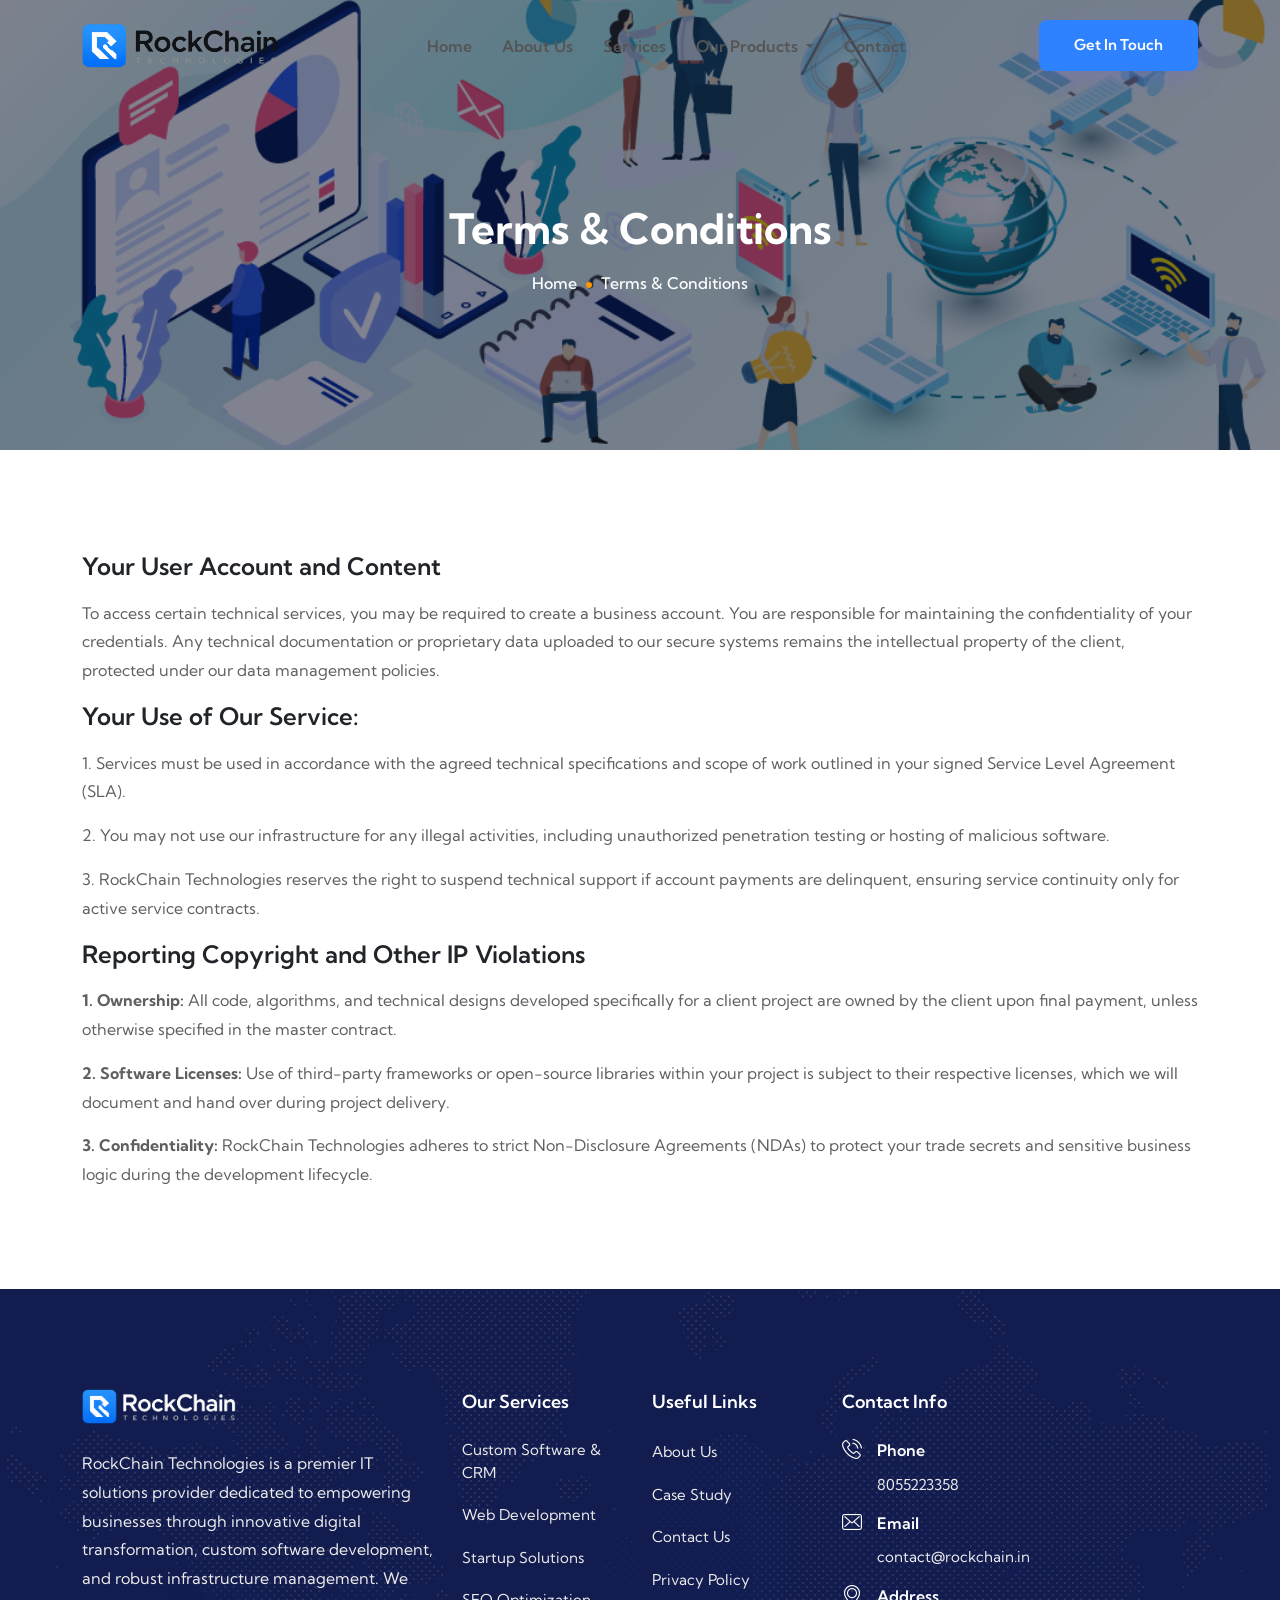
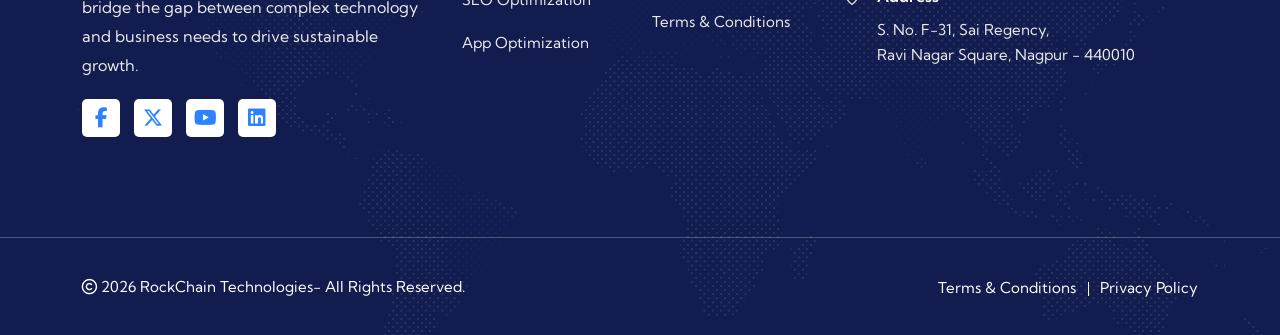
<file: terms-condition.html>
<!doctype html>
<html lang="zxx">
  <head>
    <!-- Required meta tags -->
    <meta charset="utf-8" />
    <meta
      name="viewport"
      content="width=device-width, initial-scale=1, shrink-to-fit=no"
    />
    <!-- Title -->
    <title>RockChain Technologies- IT Solutions & Business Services</title>

    <!-- SEO Meta Tags -->
    <meta
      name="description"
      content="RockChain Technologies delivers enterprise-grade IT solutions, custom software development, cloud services, and digital transformation for businesses worldwide."
    />
    <meta
      name="keywords"
      content="IT solutions, software development, web development, mobile apps, cloud services, digital transformation, IT consulting, business automation, RockChain Technologies"
    />
    <meta name="author" content="RockChain Technologies" />
    <meta name="robots" content="index, follow" />
    <meta name="language" content="English" />
    <meta name="revisit-after" content="7 days" />

    <!-- Open Graph / Facebook -->
    <meta property="og:type" content="website" />
    <meta property="og:url" content="https://rockchain.in/" />
    <meta
      property="og:title"
      content="RockChain Technologies - IT Solutions & Business Services"
    />
    <meta
      property="og:description"
      content="Expert IT Solutions For Today's Business Challenges. We build applications, business software, automation systems and digital infrastructure."
    />
    <meta property="og:image" content="https://rockchain.in/images/hero.png" />
    <meta property="og:site_name" content="RockChain Technologies" />

    <!-- Twitter -->
    <meta property="twitter:card" content="summary_large_image" />
    <meta property="twitter:url" content="https://rockchain.in/" />
    <meta
      property="twitter:title"
      content="RockChain Technologies - IT Solutions & Business Services"
    />
    <meta
      property="twitter:description"
      content="Expert IT Solutions For Today's Business Challenges. We build applications, business software, automation systems and digital infrastructure."
    />
    <meta
      property="twitter:image"
      content="https://rockchain.in/images/hero.png"
    />

    <!-- Canonical URL -->
    <link rel="canonical" href="https://rockchain.in/" />

    <!-- Favicon and Touch Icons -->
    <link
      rel="apple-touch-icon"
      sizes="180x180"
      href="images/logo/favicon.png"
    />
    <link
      rel="icon"
      type="image/png"
      sizes="32x32"
      href="images/logo/favicon.png"
    />
    <link
      rel="icon"
      type="image/png"
      sizes="16x16"
      href="images/logo/favicon.png"
    />

    <!-- Theme Color -->
    <meta name="theme-color" content="#2563eb" />
    <meta name="msapplication-TileColor" content="#2563eb" />

    <!-- Geo Tags -->
    <meta name="geo.region" content="IN" />
    <meta name="geo.placename" content="India" />
    <meta name="geo.position" content="20.5937;78.9629" />
    <meta name="ICBM" content="20.5937, 78.9629" />

    <!-- Business Contact -->
    <meta name="business:contact_data:street_address" content="" />
    <meta name="business:contact_data:locality" content="India" />
    <meta name="business:contact_data:postal_code" content="" />
    <meta name="business:contact_data:country_name" content="India" />

    <!-- Verification Tags (Add your site verification codes here) -->
    <!-- <meta name="google-site-verification" content="YOUR_VERIFICATION_CODE" />
    <meta name="msvalidate.01" content="YOUR_VERIFICATION_CODE" /> -->

    <!-- Google Fonts -->
    <link
      href="https://fonts.googleapis.com/css2?family=Kumbh+Sans:wght@400;500;600;700;800;900&amp;display=swap"
      rel="stylesheet"
    />
    <!-- SEO Meta Tags Component -->
    <script>
      document.addEventListener("DOMContentLoaded", function () {
        fetch("components/seo-head.html")
          .then((response) => response.text())
          .then((data) => {
            const head = document.querySelector("head");
            head.insertAdjacentHTML("beforeend", data);
          })
          .catch((error) => console.error("Error loading SEO tags:", error));
      });
    </script>

    <!-- Favicon -->
    <link rel="icon" type="image/png" href="images/logo/favicon.png" />
    <!-- Bootstrap Min CSS -->
    <link rel="stylesheet" href="css/bootstrap.min.css" />
    <!-- Animate Min CSS -->
    <link rel="stylesheet" href="css/animate.min.css" />
    <!-- FlatIcon CSS -->
    <link rel="stylesheet" href="css/flaticon.css" />
    <!-- Bootstrap Icon CSS -->
    <link rel="stylesheet" href="css/bootstrap-icons.css" />
    <!-- Font Awesome Min CSS -->
    <link rel="stylesheet" href="css/fontawesome.min.css" />
    <!-- Mean Menu CSS -->
    <link rel="stylesheet" href="css/meanmenu.css" />
    <!-- Magnific Popup Min CSS -->
    <link rel="stylesheet" href="css/magnific-popup.min.css" />
    <!-- Owl Carousel Min CSS -->
    <link rel="stylesheet" href="css/owl.carousel.min.css" />
    <!-- Style CSS -->
    <link rel="stylesheet" href="css/style.css" />
    <!-- Responsive CSS -->
    <link rel="stylesheet" href="css/responsive.css" />
  </head>

  <body>
    <!-- Start Preloader Section -->
    <div class="preloader">
      <div class="loader-outter"></div>
      <div class="loader-inner"></div>
    </div>
    <!-- End Preloader Section -->

    <!-- Navbar will be loaded dynamically -->
    <div id="navbar-placeholder"></div>

    <!-- Start Page Title Section -->
    <div class="page-title-area">
      <div class="d-table">
        <div class="d-table-cell">
          <div class="container">
            <div class="page-title-content">
              <h2>Terms & Conditions</h2>
              <ul>
                <li><a href="index.html">Home</a></li>
                <li>Terms & Conditions</li>
              </ul>
            </div>
          </div>
        </div>
      </div>
    </div>
    <!-- End Page Title Section -->

    <!-- Start Terms & Conditions Section -->
    <section class="terms-section ptb-100">
      <div class="container">
        <div class="terms-conditions-info">
          <h3>Your User Account and Content</h3>
          <p>
            To access certain technical services, you may be required to create
            a business account. You are responsible for maintaining the
            confidentiality of your credentials. Any technical documentation or
            proprietary data uploaded to our secure systems remains the
            intellectual property of the client, protected under our data
            management policies.
          </p>

          <h3>Your Use of Our Service:</h3>
          <p>
            1. Services must be used in accordance with the agreed technical
            specifications and scope of work outlined in your signed Service
            Level Agreement (SLA).
          </p>
          <p>
            2. You may not use our infrastructure for any illegal activities,
            including unauthorized penetration testing or hosting of malicious
            software.
          </p>
          <p>
            3. RockChain Technologies reserves the right to suspend technical
            support if account payments are delinquent, ensuring service
            continuity only for active service contracts.
          </p>

          <h3>Reporting Copyright and Other IP Violations</h3>
          <p>
            <strong>1. Ownership:</strong> All code, algorithms, and technical
            designs developed specifically for a client project are owned by the
            client upon final payment, unless otherwise specified in the master
            contract.
          </p>

          <p>
            <strong>2. Software Licenses:</strong> Use of third-party frameworks
            or open-source libraries within your project is subject to their
            respective licenses, which we will document and hand over during
            project delivery.
          </p>

          <p>
            <strong>3. Confidentiality:</strong> RockChain Technologies adheres
            to strict Non-Disclosure Agreements (NDAs) to protect your trade
            secrets and sensitive business logic during the development
            lifecycle.
          </p>
        </div>
      </div>
    </section>
    <!-- End Terms & Conditions Section -->

    <!-- Start Go Top Section -->
    <div class="go-top">
      <i class="fas fa-chevron-up"></i>
      <i class="fas fa-chevron-up"></i>
    </div>
    <!-- End Go Top Section -->

    <!-- Footer will be loaded dynamically -->
    <div id="footer-placeholder"></div>

    <!-- jQuery Min JS -->
    <script src="js/jquery.min.js"></script>
    <!-- Popper Min JS -->
    <script src="js/popper.min.js"></script>
    <!-- Bootstrap Min JS -->
    <script src="js/bootstrap.bundle.min.js"></script>
    <!-- Mean Menu JS -->
    <script src="js/jquery.meanmenu.js"></script>
    <!-- Appear Min JS -->
    <script src="js/jquery.appear.min.js"></script>
    <!-- CounterUp Min JS -->
    <script src="js/jquery.waypoints.min.js"></script>
    <script src="js/jquery.counterup.min.js"></script>
    <!-- Magnific Popup Min JS -->
    <script src="js/jquery.magnific-popup.min.js"></script>
    <!-- Owl Carousel Min JS -->
    <script src="js/owl.carousel.min.js"></script>
    <!-- Vanilla Tilt Min JS -->
    <script src="js/vanilla-tilt.min.js"></script>
    <!-- WOW Min JS -->
    <script src="js/wow.min.js"></script>
    <!-- Ajax Mail JS -->
    <script src="js/ajax.mail.js"></script>
    <!-- Components Loader JS -->
    <script src="js/components-loader.js"></script>
    <!-- Main JS -->
    <script src="js/main.js"></script>
  </body>
</html>
</file>
<file: css/flaticon.css>
@font-face {
    font-family: "flaticon";
    src: url("../fonts/flaticon.ttf") format("truetype"),
	url("../fonts/flaticon.woff") format("woff"),
	url("../fonts/flaticon.woff2") format("woff2"),
	url("../fonts/flaticon.eot#iefix") format("embedded-opentype"),
	url("../images/flaticon.svg#flaticon") format("svg");
}

i[class^="flaticon-"]:before, i[class*=" flaticon-"]:before {
    font-family: flaticon !important;
    font-style: normal;
    font-weight: normal !important;
    font-variant: normal;
    text-transform: none;
    line-height: 1;
    -webkit-font-smoothing: antialiased;
    -moz-osx-font-smoothing: grayscale;
}

.flaticon-computer:before {
    content: "\f101";
}
.flaticon-chip:before {
    content: "\f102";
}
.flaticon-code:before {
    content: "\f103";
}
.flaticon-programming:before {
    content: "\f104";
}
.flaticon-cloud:before {
    content: "\f105";
}
.flaticon-brain:before {
    content: "\f106";
}
.flaticon-project-management:before {
    content: "\f107";
}
.flaticon-cpu:before {
    content: "\f108";
}
.flaticon-technical-support:before {
    content: "\f109";
}
.flaticon-chip-1:before {
    content: "\f10a";
}
.flaticon-brain-1:before {
    content: "\f10b";
}
.flaticon-settings:before {
    content: "\f10c";
}
.flaticon-coding:before {
    content: "\f10d";
}
.flaticon-targeted-marketing:before {
    content: "\f10e";
}
.flaticon-protection:before {
    content: "\f10f";
}
.flaticon-analysis:before {
    content: "\f110";
}
.flaticon-server:before {
    content: "\f111";
}
.flaticon-cpu-1:before {
    content: "\f112";
}
.flaticon-artificial-intelligence:before {
    content: "\f113";
}
.flaticon-super-intelligence:before {
    content: "\f114";
}
.flaticon-chip-2:before {
    content: "\f115";
}
.flaticon-light-bulb:before {
    content: "\f116";
}
.flaticon-cloud-computing:before {
    content: "\f117";
}
.flaticon-innovation:before {
    content: "\f118";
}
.flaticon-creative:before {
    content: "\f119";
}
.flaticon-stats:before {
    content: "\f11a";
}
.flaticon-business:before {
    content: "\f11b";
}
.flaticon-thumbs-up:before {
    content: "\f11c";
}
.flaticon-puzzle:before {
    content: "\f11d";
}
.flaticon-idea:before {
    content: "\f11e";
}
.flaticon-analytics:before {
    content: "\f11f";
}
.flaticon-development:before {
    content: "\f120";
}
.flaticon-certificate:before {
    content: "\f121";
}
.flaticon-gears:before {
    content: "\f122";
}
.flaticon-medal:before {
    content: "\f123";
}
.flaticon-mobile-app:before {
    content: "\f124";
}
.flaticon-phone-call:before {
    content: "\f125";
}
.flaticon-call:before {
    content: "\f126";
}
.flaticon-envelope:before {
    content: "\f127";
}
.flaticon-email:before {
    content: "\f128";
}
.flaticon-placeholder:before {
    content: "\f129";
}
.flaticon-location:before {
    content: "\f12a";
}
.flaticon-download:before {
    content: "\f12b";
}
</file>
<file: css/style.css>
/*****************************************************************
    Template Name    : RockChain Technologies- IT Solutions & Business Services HTML5 Responsive Website Template
    Author           : Cute Themes
    Version          : 1.0
    Created          : 2025
    File Description : Main css file of the template
*****************************************************************/

/*****************************************************************

** - 01 - Default CSS
** - 02 - Preloader Section CSS
** - 03 - Navbar Section CSS
** - 04 - Home Section CSS
** - 05 - Features Section CSS
** - 06 - About Section CSS
** - 07 - Services Section CSS
** - 08 - Services Details Page CSS
** - 09 - Counter Section CSS
** - 10 - Work Process Section CSS
** - 11 - Technology Work Section CSS
** - 12 - Pricing Section CSS
** - 13 - Testimonial Section CSS
** - 14 - Team Section CSS
** - 15 - Portfolio Section CSS
** - 16 - Portfolio Details Page CSS
** - 17 - Hire Section CSS
** - 18 - Partner Section CSS
** - 19 - Blog Section CSS
** - 20 - Blog Details Page CSS
** - 21 - Blog Page Sidebar Widget CSS
** - 22 - Other Page Banner Title Section CSS
** - 23 - 404 Error Page CSS
** - 24 - Faq Page CSS
** - 25 - Coming Soon Page CSS
** - 26 - Contact Page CSS
** - 27 - Terms & Conditions Page CSS
** - 28 - Privacy Policy Page CSS
** - 29 - Footer Section CSS

*****************************************************************/

/**************************************
 ** - 01 - Default CSS
 **************************************/
*,
*:before,
*:after {
	box-sizing: inherit;
}

* {
	scroll-behavior: inherit !important;
}

html,
body {
	height: auto;
	width: 100%;
	margin: 0;
	padding: 0;
	overflow-x: hidden;
	box-sizing: border-box;
}

body {
	padding: 0;
	font-size: 16px;
	font-family: 'Kumbh Sans', sans-serif;
	margin: 0;
}

img {
	max-width: 100%;
	height: auto;
	border-radius: 5px;
}

button {
	outline: 0 !important;
}

dl,
ol,
ul {
	padding: 0;
	margin: 0;
	list-style: none;
}

.d-table {
	width: 100%;
	height: 100%;
}

.d-table-cell {
	vertical-align: middle;
}

.ptb-100 {
	padding-top: 100px;
	padding-bottom: 100px;
}

.pb-20 {
	padding-bottom: 20px;
}

.pb-30 {
	padding-bottom: 30px;
}

.pb-40 {
	padding-bottom: 40px;
}

.pb-50 {
	padding-bottom: 50px;
}

.pb-70 {
	padding-bottom: 70px;
}

.pb-80 {
	padding-bottom: 80px;
}

.pb-100 {
	padding-bottom: 100px;
}

.pt-20 {
	padding-top: 20px;
}

.pt-30 {
	padding-top: 30px;
}

.pt-40 {
	padding-top: 40px;
}

.pt-50 {
	padding-top: 50px;
}

.pt-70 {
	padding-top: 70px;
}

.pt-80 {
	padding-top: 80px;
}

.pt-100 {
	padding-top: 100px;
}

.bg-grey {
	background-color: #f7f8f8;
}

.section-padding {
	padding: 100px 0;
}

a {
	color: #404040;
	outline: 0 !important;
	text-decoration: none;
	-webkit-transition: 0.4s;
	transition: 0.4s;
}

a:hover {
	color: #2e82ff;
	text-decoration: none;
}

.h1,
.h2,
.h3,
.h4,
.h5,
.h6,
h1,
h2,
h3,
h4,
h5,
h6 {
	font-weight: 600;
	line-height: 1.4;
	font-family: 'Kumbh Sans', sans-serif;
}

p {
	color: #5f5f5f;
	font-size: 16px;
	font-weight: 400;
	line-height: 1.8;
	font-family: 'Kumbh Sans', sans-serif;
	margin-bottom: 15px;
}

p:last-child {
	margin-bottom: 0;
}

.read-more {
	color: #2e82ff;
	font-size: 16px;
	font-weight: 600;
	display: flex;
	align-items: center;
	-webkit-transition: all 400ms ease-out;
	transition: all 400ms ease-out;
}

.read-more i {
	color: #2e82ff;
	font-size: 24px;
	display: flex;
	align-items: center;
	margin-right: 5px;
	-webkit-transition: all 400ms ease-out;
	transition: all 400ms ease-out;
}

.read-more:hover i {
	color: #2e82ff;
	transform: translateX(5px);
	-webkit-transition: all 400ms ease-out;
	transition: all 400ms ease-out;
}

.default-btn {
	position: relative;
	z-index: 1;
	color: #ffffff;
	font-weight: 600;
	font-size: 15px;
	display: inline-block;
	text-align: center;
	overflow: hidden;
	border-radius: 30px;
	border-radius: 8px;
	border: none;
	padding-left: 35px;
	padding-right: 35px;
	padding-top: 14px;
	padding-bottom: 14px;
	box-shadow: 0 7px 25px rgb(123, 104, 238, 0.25);
	background-color: #2e82ff;
	-webkit-transition: 0.4s;
	transition: 0.4s;
}

.default-btn span {
	position: absolute;
	z-index: -1;
	width: 0;
	height: 0;
	display: block;
	border-radius: 30px;
	border-radius: 8px;
	background-color: #2e82ff;
	-webkit-transition: width 0.5s ease-in-out, height 0.5s ease-in-out;
	transition: width 0.5s ease-in-out, height 0.5s ease-in-out;
	-webkit-transform: translate(-50%, -50%);
	transform: translate(-50%, -50%);
}

.default-btn:hover,
.default-btn:focus {
	color: #ffffff;
}

.default-btn:hover span,
.default-btn:focus span {
	width: 225%;
	height: 562.5px;
}

.default-btn-one {
	border: none;
	position: relative;
	display: inline-block;
	text-align: center;
	overflow: hidden;
	z-index: 1;
	color: #2e82ff;
	background-color: #ffffff;
	border-radius: 30px;
	border-radius: 8px;
	font-weight: 600;
	font-size: 15px;
	padding-left: 35px;
	padding-right: 35px;
	padding-top: 14px;
	padding-bottom: 14px;
	margin-right: 20px;
	box-shadow: 0 7px 25px rgb(123, 104, 238, 0.25);
	-webkit-transition: 0.4s;
	transition: 0.4s;
}

.default-btn-one span {
	position: absolute;
	z-index: -1;
	width: 0;
	height: 0;
	display: block;
	border-radius: 30px;
	border-radius: 8px;
	background-color: #2e82ff;
	-webkit-transition: width 0.5s ease-in-out, height 0.5s ease-in-out;
	transition: width 0.5s ease-in-out, height 0.5s ease-in-out;
	-webkit-transform: translate(-50%, -50%);
	transform: translate(-50%, -50%);
}

.default-btn-one:hover,
.default-btn-one:focus {
	color: #ffffff;
}

.default-btn-one:hover span,
.default-btn-one:focus span {
	width: 225%;
	height: 562.5px;
}

.more-button-box {
	text-align: center;
	margin-top: 15px;
}

.section-title {
	text-align: center;
	line-height: 1.5;
	margin-bottom: 65px;
}

.sub-title {
	position: relative;
	color: #ff9800;
	font-size: 15px;
	font-weight: 700;
	padding-left: 20px;
	letter-spacing: 0.5px;
	display: inline-block;
	text-transform: uppercase;
	margin-bottom: 5px;
}

.sub-title:before {
	content: '';
	position: absolute;
	top: 7px;
	left: 0;
	width: 10px;
	height: 6px;
	border-radius: 5px;
	background-color: #ff9800;
	box-shadow: 0px 3px 10px rgb(255, 152, 0, 0.5);
}

/*
.section-title h6 {
	color: #ff9800;
	font-size: 16px;
	font-weight: 700;
	letter-spacing: 0.5px;
	text-transform: uppercase;
}
*/

.section-title h2 {
	color: #404040;
	font-size: 42px;
	font-weight: 700;
	margin: 10px 0 0 0;
}

.color-text {
	color: #2e82ff;
}

.gradient-color-text {
	color: #ffc20c;
	background-image: -webkit-linear-gradient(0deg, #ffc20c 12%, #cddc39 48%, #ffffff 100%);
	background-clip: text;
	-webkit-background-clip: text;
	-webkit-text-fill-color: transparent;
}

.valign {
	display: -webkit-box;
	display: -ms-flexbox;
	display: flex;
	-webkit-box-align: center;
	-ms-flex-align: center;
	align-items: center;
}

/* [ Start Overlay ] */
[data-overlay-dark],
[data-overlay-light] {
	position: relative;
}

[data-overlay-dark] .container,
[data-overlay-light] .container {
	position: relative;
	z-index: 2;
}

[data-overlay-dark]:before,
[data-overlay-light]:before {
	content: '';
	position: absolute;
	top: 0;
	left: 0;
	z-index: 1;
	width: 100%;
	height: 100%;
}

[data-overlay-dark]:before {
	background-color: #02050b;
}

[data-overlay-light]:before {
	background-color: #fff;
}

[data-overlay-dark] h1,
[data-overlay-dark] h2,
[data-overlay-dark] h3,
[data-overlay-dark] h4,
[data-overlay-dark] h5,
[data-overlay-dark] h6,
[data-overlay-dark] span,
.bg-dark h1,
.bg-dark h2,
.bg-dark h3,
.bg-dark h4,
.bg-dark h5,
.bg-dark h6,
.bg-dark span,
.bg-color h1,
.bg-color h2,
.bg-color h3,
.bg-color h4,
.bg-color h5,
.bg-color h6,
.bg-color span {
	color: #fff;
}

[data-overlay-dark] p,
.bg-dark p,
.bg-color p {
	color: #dad6d6;
}

[data-overlay-dark="0"]:before,
[data-overlay-light="0"]:before {
	opacity: 0;
}

[data-overlay-dark="1"]:before,
[data-overlay-light="1"]:before {
	opacity: .1;
}

[data-overlay-dark="2"]:before,
[data-overlay-light="2"]:before {
	opacity: .2;
}

[data-overlay-dark="3"]:before,
[data-overlay-light="3"]:before {
	opacity: .3;
}

[data-overlay-dark="4"]:before,
[data-overlay-light="4"]:before {
	opacity: .4;
}

[data-overlay-dark="5"]:before,
[data-overlay-light="5"]:before {
	opacity: .5;
}

[data-overlay-dark="6"]:before,
[data-overlay-light="6"]:before {
	opacity: .6;
}

[data-overlay-dark="7"]:before,
[data-overlay-light="7"]:before {
	opacity: .7;
}

[data-overlay-dark="8"]:before,
[data-overlay-light="8"]:before {
	opacity: .8;
}

[data-overlay-dark="9"]:before,
[data-overlay-light="9"]:before,
[data-overlay-color="9"]:before {
	opacity: .9;
}

[data-overlay-dark="10"]:before,
[data-overlay-light="10"]:before {
	opacity: 1;
}

/* [ End Overlay ] */

/******************************************
 ** - 00 -  Go Top CSS
 ******************************************/
.go-top {
	color: #ffffff;
	position: fixed;
	z-index: 4;
	top: 0;
	right: 30px;
	width: 45px;
	height: 45px;
	opacity: 0;
	visibility: hidden;
	text-align: center;
	line-height: 45px;
	border-radius: 5px;
	border-radius: 8px;
	background-color: #2e82ff;
	-webkit-transition: .9s;
	transition: .9s;
	cursor: pointer;
}

.go-top.active {
	top: 95%;
	-webkit-transform: translateY(-98%);
	transform: translateY(-98%);
	opacity: 1;
	visibility: visible;
}

.go-top i {
	position: absolute;
	top: 50%;
	left: 0;
	right: 0;
	-webkit-transform: translateY(-50%);
	transform: translateY(-50%);
	-webkit-transition: 0.4s;
	transition: 0.4s;
	margin: 0 auto;
}

.go-top i:last-child {
	top: 60%;
	opacity: 0;
	visibility: hidden;
}

.go-top::before {
	content: '';
	position: absolute;
	z-index: -1;
	top: 0;
	left: 0;
	width: 100%;
	height: 100%;
	opacity: 0;
	visibility: hidden;
	border-radius: 5px;
	border-radius: 8px;
	background-color: #ff9800;
	-webkit-transition: 0.4s;
	transition: 0.4s;
}

.go-top:hover,
.go-top:focus {
	color: #ffffff;
}

.go-top:hover::before,
.go-top:focus::before {
	opacity: 1;
	visibility: visible;
}

.go-top:hover i:first-child,
.go-top:focus i:first-child {
	top: 0;
	opacity: 0;
	visibility: hidden;
}

.go-top:hover i:last-child,
.go-top:focus i:last-child {
	top: 50%;
	opacity: 1;
	visibility: visible;
}

/**************************************
 ** - 02 - Preloader Section CSS
 **************************************/
.preloader {
	position: fixed;
	z-index: 99999;
	top: 0;
	left: 0;
	width: 100%;
	height: 100%;
	background-color: #ffffff;
}

.preloader .loader-outter {
	position: absolute;
	border: 2px solid #2e82ff;
	border-left-color: transparent;
	border-radius: 50%;
	width: 60px;
	height: 60px;
	left: calc(50% - 15px);
	top: calc(50% - 15px);
	-webkit-animation: loader-outter 1s cubic-bezier(0.42, 0.61, 0.58, 0.41) infinite;
	animation: loader-outter 1s cubic-bezier(0.42, 0.61, 0.58, 0.41) infinite;
}

.preloader .loader-inner {
	position: absolute;
	border: 2px solid #2e82ff;
	border-radius: 50%;
	width: 50px;
	height: 50px;
	left: calc(50% - 10px);
	top: calc(50% - 10px);
	border-right: 0;
	border-top-color: transparent;
	-webkit-animation: loader-inner 1s cubic-bezier(0.42, 0.61, 0.58, 0.41) infinite;
	animation: loader-inner 1s cubic-bezier(0.42, 0.61, 0.58, 0.41) infinite;
}

@-webkit-keyframes loader-outter {
	0% {
		-webkit-transform: rotate(0deg);
		transform: rotate(0deg);
	}

	100% {
		-webkit-transform: rotate(360deg);
		transform: rotate(360deg);
	}
}

@keyframes loader-outter {
	0% {
		-webkit-transform: rotate(0deg);
		transform: rotate(0deg);
	}

	100% {
		-webkit-transform: rotate(360deg);
		transform: rotate(360deg);
	}
}

@-webkit-keyframes loader-inner {
	0% {
		-webkit-transform: rotate(0deg);
		transform: rotate(0deg);
	}

	100% {
		-webkit-transform: rotate(-360deg);
		transform: rotate(-360deg);
	}
}

@keyframes loader-inner {
	0% {
		-webkit-transform: rotate(0deg);
		transform: rotate(0deg);
	}

	100% {
		-webkit-transform: rotate(-360deg);
		transform: rotate(-360deg);
	}
}

/**************************************
 ** - 03 - Navbar Section CSS
 **************************************/
.Techsolv-responsive-nav {
	display: none;
}

.Techsolv-nav {
	padding-top: 15px;
	padding-left: 0;
	padding-right: 0;
	padding-bottom: 15px;
	background-color: transparent;
}

.Techsolv-nav .navbar {
	padding-top: 0;
	padding-left: 0;
	padding-right: 0;
	padding-bottom: 0;
}

.Techsolv-nav .navbar ul {
	padding-left: 0;
	list-style-type: none;
	margin-bottom: 0;
}

.Techsolv-nav .navbar .navbar-nav {
	margin: auto;
}

.Techsolv-nav .navbar .navbar-nav .nav-item {
	position: relative;
	padding-top: 15px;
	padding-left: 0;
	padding-right: 0;
	padding-bottom: 15px;
}

.Techsolv-nav .navbar .navbar-nav .nav-item a {
	color: #ffffff;
	font-size: 16px;
	font-weight: 600;
	padding-top: 0;
	padding-left: 0;
	padding-right: 0;
	padding-bottom: 0;
	text-transform: capitalize;
	margin-left: 15px;
	margin-right: 15px;
}

.Techsolv-nav.index-navber .navbar .navbar-nav .nav-item a {
	color: #555;
}

.Techsolv-nav .navbar .navbar-nav .nav-item a i {
	font-size: 10px;
	position: relative;
	top: -1px;
	margin-left: 1px;
}

.Techsolv-nav .navbar .navbar-nav .nav-item:last-child a {
	margin-right: 0;
}

.Techsolv-nav .navbar .navbar-nav .nav-item:first-child a {
	margin-left: 0;
}


/*
.Techsolv-nav .navbar .navbar-nav .nav-item a:hover, .Techsolv-nav .navbar .navbar-nav .nav-item a:focus, .Techsolv-nav .navbar .navbar-nav .nav-item a.active {
	color: #2e82ff;
}

.Techsolv-nav .navbar .navbar-nav .nav-item:hover a, .Techsolv-nav .navbar .navbar-nav .nav-item:focus a, .Techsolv-nav .navbar .navbar-nav .nav-item.active a {
	color: #2e82ff;
}
*/

.Techsolv-nav .navbar .navbar-nav .nav-item .dropdown-menu {
	position: absolute;
	z-index: 99;
	top: calc(100% + 6px);
	left: 0;
	width: 210px;
	display: block;
	border-radius: 10px;
	padding: 8px;
	border: 1px solid #edf1f7;
	overflow: hidden;
	opacity: 0;
	visibility: hidden;
	background-color: #ffffff;
	-webkit-box-shadow: 0 12px 30px rgba(35, 52, 78, 0.14);
	box-shadow: 0 12px 30px rgba(35, 52, 78, 0.14);
	-webkit-transition: all 0.3s ease-in-out;
	transition: all 0.3s ease-in-out;
}

.Techsolv-nav .navbar .navbar-nav .nav-item .dropdown-menu .dropdown-item {
	display: block;
	padding: 0;
	border-radius: 7px;
	border-bottom: 0;
}

.Techsolv-nav .navbar .navbar-nav .nav-item .dropdown-menu .dropdown-item + .dropdown-item {
	margin-top: 3px;
}

.Techsolv-nav .navbar .navbar-nav .nav-item .dropdown-menu .dropdown-item {
	position: relative;
	color: #404040;
	font-size: 14px;
	font-weight: 600;
	line-height: 1.3;
	padding: 12px 14px;
	text-transform: capitalize;
	margin: 0;
}

.Techsolv-nav .navbar .navbar-nav .nav-item .dropdown-menu .dropdown-item:hover,
.Techsolv-nav .navbar .navbar-nav .nav-item .dropdown-menu .dropdown-item:focus,
.Techsolv-nav .navbar .navbar-nav .nav-item .dropdown-menu .dropdown-item.active {
	color: #2563eb;
	background-color: #f0f6ff;
}

.Techsolv-nav .navbar .navbar-nav .nav-item .dropdown-menu li .dropdown-menu {
	left: -245px;
	top: 0;
	opacity: 0;
	visibility: hidden;
}

.Techsolv-nav .navbar .navbar-nav .nav-item .dropdown-menu li .dropdown-menu li a {
	color: #696997;
}

.Techsolv-nav .navbar .navbar-nav .nav-item .dropdown-menu li .dropdown-menu li a:hover,
.Techsolv-nav .navbar .navbar-nav .nav-item .dropdown-menu li .dropdown-menu li a:focus,
.Techsolv-nav .navbar .navbar-nav .nav-item .dropdown-menu li .dropdown-menu li a.active {
	color: #2e82ff;
}

.Techsolv-nav .navbar .navbar-nav .nav-item .dropdown-menu li .dropdown-menu li .dropdown-menu {
	left: -245px;
	top: 0;
	opacity: 0;
	visibility: hidden;
}

.Techsolv-nav .navbar .navbar-nav .nav-item .dropdown-menu li .dropdown-menu li .dropdown-menu li a {
	color: #696997;
	text-transform: capitalize;
}

.Techsolv-nav .navbar .navbar-nav .nav-item .dropdown-menu li .dropdown-menu li .dropdown-menu li a:hover,
.Techsolv-nav .navbar .navbar-nav .nav-item .dropdown-menu li .dropdown-menu li .dropdown-menu li a:focus,
.Techsolv-nav .navbar .navbar-nav .nav-item .dropdown-menu li .dropdown-menu li .dropdown-menu li a.active {
	color: #2e82ff;
}

.Techsolv-nav .navbar .navbar-nav .nav-item .dropdown-menu li .dropdown-menu li .dropdown-menu li .dropdown-menu {
	left: -245px;
	top: 0;
	opacity: 0;
	visibility: hidden;
}

.Techsolv-nav .navbar .navbar-nav .nav-item .dropdown-menu li .dropdown-menu li .dropdown-menu li .dropdown-menu li a {
	color: #696997;
	text-transform: capitalize;
}

.Techsolv-nav .navbar .navbar-nav .nav-item .dropdown-menu li .dropdown-menu li .dropdown-menu li .dropdown-menu li a:hover,
.Techsolv-nav .navbar .navbar-nav .nav-item .dropdown-menu li .dropdown-menu li .dropdown-menu li .dropdown-menu li a:focus,
.Techsolv-nav .navbar .navbar-nav .nav-item .dropdown-menu li .dropdown-menu li .dropdown-menu li .dropdown-menu li a.active {
	color: #2e82ff;
}

.Techsolv-nav .navbar .navbar-nav .nav-item .dropdown-menu li .dropdown-menu li .dropdown-menu li .dropdown-menu li .dropdown-menu {
	left: 195px;
	top: 0;
	opacity: 0;
	visibility: hidden;
}

.Techsolv-nav .navbar .navbar-nav .nav-item .dropdown-menu li .dropdown-menu li .dropdown-menu li .dropdown-menu li .dropdown-menu li a {
	color: #696997;
	text-transform: capitalize;
}

.Techsolv-nav .navbar .navbar-nav .nav-item .dropdown-menu li .dropdown-menu li .dropdown-menu li .dropdown-menu li .dropdown-menu li a:hover,
.Techsolv-nav .navbar .navbar-nav .nav-item .dropdown-menu li .dropdown-menu li .dropdown-menu li .dropdown-menu li .dropdown-menu li a:focus,
.Techsolv-nav .navbar .navbar-nav .nav-item .dropdown-menu li .dropdown-menu li .dropdown-menu li .dropdown-menu li .dropdown-menu li a.active {
	color: #2e82ff;
}

.Techsolv-nav .navbar .navbar-nav .nav-item .dropdown-menu li .dropdown-menu li .dropdown-menu li .dropdown-menu li .dropdown-menu li .dropdown-menu {
	left: 195px;
	top: 0;
	opacity: 0;
	visibility: hidden;
}

.Techsolv-nav .navbar .navbar-nav .nav-item .dropdown-menu li .dropdown-menu li .dropdown-menu li .dropdown-menu li .dropdown-menu li .dropdown-menu li a {
	color: #696997;
	text-transform: capitalize;
}

.Techsolv-nav .navbar .navbar-nav .nav-item .dropdown-menu li .dropdown-menu li .dropdown-menu li .dropdown-menu li .dropdown-menu li .dropdown-menu li a:hover,
.Techsolv-nav .navbar .navbar-nav .nav-item .dropdown-menu li .dropdown-menu li .dropdown-menu li .dropdown-menu li .dropdown-menu li .dropdown-menu li a:focus,
.Techsolv-nav .navbar .navbar-nav .nav-item .dropdown-menu li .dropdown-menu li .dropdown-menu li .dropdown-menu li .dropdown-menu li .dropdown-menu li a.active {
	color: #2e82ff;
}

.Techsolv-nav .navbar .navbar-nav .nav-item .dropdown-menu li .dropdown-menu li .dropdown-menu li .dropdown-menu li .dropdown-menu li .dropdown-menu li .dropdown-menu {
	left: 195px;
	top: 0;
	opacity: 0;
	visibility: hidden;
}

.Techsolv-nav .navbar .navbar-nav .nav-item .dropdown-menu li .dropdown-menu li .dropdown-menu li .dropdown-menu li .dropdown-menu li .dropdown-menu li .dropdown-menu li a {
	color: #696997;
	text-transform: capitalize;
}

.Techsolv-nav .navbar .navbar-nav .nav-item .dropdown-menu li .dropdown-menu li .dropdown-menu li .dropdown-menu li .dropdown-menu li .dropdown-menu li .dropdown-menu li a:hover,
.Techsolv-nav .navbar .navbar-nav .nav-item .dropdown-menu li .dropdown-menu li .dropdown-menu li .dropdown-menu li .dropdown-menu li .dropdown-menu li .dropdown-menu li a:focus,
.Techsolv-nav .navbar .navbar-nav .nav-item .dropdown-menu li .dropdown-menu li .dropdown-menu li .dropdown-menu li .dropdown-menu li .dropdown-menu li .dropdown-menu li a.active {
	color: #2e82ff;
}

.Techsolv-nav .navbar .navbar-nav .nav-item .dropdown-menu li .dropdown-menu li .dropdown-menu li .dropdown-menu li .dropdown-menu li .dropdown-menu li.active a {
	color: #2e82ff;
}

.Techsolv-nav .navbar .navbar-nav .nav-item .dropdown-menu li .dropdown-menu li .dropdown-menu li .dropdown-menu li .dropdown-menu li .dropdown-menu li:hover .dropdown-menu {
	top: -15px;
	opacity: 1;
	visibility: visible;
	-webkit-transition: 0.4s;
	transition: 0.4s;
}

.Techsolv-nav .navbar .navbar-nav .nav-item .dropdown-menu li .dropdown-menu li .dropdown-menu li .dropdown-menu li .dropdown-menu li.active a {
	color: #2e82ff;
}

.Techsolv-nav .navbar .navbar-nav .nav-item .dropdown-menu li .dropdown-menu li .dropdown-menu li .dropdown-menu li .dropdown-menu li:hover .dropdown-menu {
	top: -15px;
	opacity: 1;
	visibility: visible;
	-webkit-transition: 0.4s;
	transition: 0.4s;
}

.Techsolv-nav .navbar .navbar-nav .nav-item .dropdown-menu li .dropdown-menu li .dropdown-menu li .dropdown-menu li.active a {
	color: #2e82ff;
}

.Techsolv-nav .navbar .navbar-nav .nav-item .dropdown-menu li .dropdown-menu li .dropdown-menu li .dropdown-menu li:hover .dropdown-menu {
	top: -15px;
	opacity: 1;
	visibility: visible;
	-webkit-transition: 0.4s;
	transition: 0.4s;
}

.Techsolv-nav .navbar .navbar-nav .nav-item .dropdown-menu li .dropdown-menu li .dropdown-menu li.active a {
	color: #2e82ff;
}

.Techsolv-nav .navbar .navbar-nav .nav-item .dropdown-menu li .dropdown-menu li .dropdown-menu li:hover .dropdown-menu {
	top: -15px;
	opacity: 1;
	visibility: visible;
	-webkit-transition: 0.4s;
	transition: 0.4s;
}

.Techsolv-nav .navbar .navbar-nav .nav-item .dropdown-menu li .dropdown-menu li.active a {
	color: #2e82ff;
}

.Techsolv-nav .navbar .navbar-nav .nav-item .dropdown-menu li .dropdown-menu li:hover .dropdown-menu {
	top: -15px;
	opacity: 1;
	visibility: visible;
	-webkit-transition: 0.4s;
	transition: 0.4s;
}

.Techsolv-nav .navbar .navbar-nav .nav-item .dropdown-menu li.active a {
	color: #2e82ff;
}

.Techsolv-nav .navbar .navbar-nav .nav-item .dropdown-menu li:hover .dropdown-menu {
	top: -15px;
	opacity: 1;
	visibility: visible;
	-webkit-transition: 0.4s;
	transition: 0.4s;
}

.Techsolv-nav .navbar .navbar-nav .nav-item:hover .dropdown-menu {
	top: 100%;
	opacity: 1;
	visibility: visible;
	-webkit-transition: 0.4s;
	transition: 0.4s;
}

.Techsolv-nav .navbar .other-option {
	margin-left: 0;
	margin-top: 5px;
}

.navbar-area.is-sticky .default-btn-one {
	color: #ffffff;
	background-color: #2e82ff;
}

.navbar-area .Techsolv-nav .navbar .other-option .default-btn-one {
	margin: 0;
}


/* Logo Styling */
.navbar-brand img,
.logo img {
	max-height: 45px;
	width: auto;
	object-fit: contain;
	vertical-align: middle;
}

/* Sticky navbar logo adjustment */
.navbar-area.is-sticky .navbar-brand img,
.navbar-area.is-sticky .logo img {
	max-height: 38px;
}

.Techsolv-nav .black-logo {
	display: none;
}

.navbar-area {
	position: absolute;
	z-index: 999;
	left: 0;
	top: 0;
	width: 100%;
	height: auto;
	background-color: transparent;
	-webkit-transition: 0.4s;
	transition: 0.4s;
}

.navbar-area.is-sticky {
	position: fixed;
	z-index: 999;
	top: 0;
	left: 0;
	width: 100%;
	-webkit-box-shadow: 0 2px 28px 0 rgba(0, 0, 0, 0.06);
	box-shadow: 0 2px 28px 0 rgba(0, 0, 0, 0.06);
	background-color: #ffffff !important;
	-webkit-animation: 500ms ease-in-out 0s normal fadeInDown;
	animation: 500ms ease-in-out 0s normal fadeInDown;
	-webkit-transition: 0.4s;
	transition: 0.4s;
}

.navbar-area.is-sticky .navbar-nav .nav-item a {
	color: #505050;
}

.navbar-area.is-sticky .navbar-nav .nav-item a:hover,
.navbar-area.is-sticky .navbar-nav .nav-item a:focus,
.navbar-area.is-sticky .navbar-nav .nav-item a.active {
	color: #2e82ff;
}

.navbar-area.is-sticky .Techsolv-nav .navbar-brand .white-logo {
	display: none;
}

.navbar-area.is-sticky .Techsolv-nav .navbar-brand .black-logo {
	display: block;
}

@media only screen and (max-width: 991px) {
	.mean-container .mean-nav ul li a {
		display: block;
		color: #404040;
		font-size: 15px;
		font-weight: 500;
		width: 90%;
		float: left;
		text-align: left;
		padding: 1em 5% 10px;
		border-top: 1px solid #dbeefd;
		text-decoration: none;
		margin: 0;
	}

	.mean-container .mean-nav ul li li a {
		color: #404040;
		font-size: 15px;
		width: 80%;
		opacity: 1;
		filter: alpha(opacity=75);
		visibility: visible;
		padding: 1em 10% 10px;
		text-shadow: none !important;
		text-transform: none;
		border-top: 1px solid #dbeefd;
	}

	.navbar-area {
		padding-top: 20px;
		padding-bottom: 20px;
		overflow: unset;
	}

	.navbar-area.is-sticky {
		border-bottom: none;
		-webkit-box-shadow: 0 7px 13px 0 rgba(0, 0, 0, 0.1);
		box-shadow: 0 7px 13px 0 rgba(0, 0, 0, 0.1);
		padding-top: 20px;
		padding-bottom: 20px;
	}

	.navbar-area.is-sticky .logo .white-logo {
		display: none;
	}

	.navbar-area.is-sticky .logo .black-logo {
		display: block;
	}

	.Techsolv-responsive-nav {
		display: block;
	}

	.Techsolv-responsive-nav .Techsolv-responsive-menu {
		position: relative;
	}

	.Techsolv-responsive-nav .Techsolv-responsive-menu.mean-container .mean-nav ul {
		font-size: 15px;
	}

	.Techsolv-responsive-nav .Techsolv-responsive-menu.mean-container .mean-nav ul li a {
		font-size: 15px;
	}

	.Techsolv-responsive-nav .Techsolv-responsive-menu.mean-container .mean-nav ul li a.active {
		color: #2e82ff;
	}

	.Techsolv-responsive-nav .Techsolv-responsive-menu.mean-container .mean-nav ul li li a {
		font-size: 15px;
	}

	.Techsolv-responsive-nav .Techsolv-responsive-menu.mean-container .navbar-nav {
		overflow-y: scroll;
		height: 250px;
		-webkit-box-shadow: 0 7px 13px 0 rgba(0, 0, 0, 0.1);
		box-shadow: 0 7px 13px 0 rgba(0, 0, 0, 0.1);
	}

	.Techsolv-responsive-nav .Techsolv-responsive-menu.mean-container .others-options {
		display: none;
	}

	.Techsolv-responsive-nav .mean-container a.meanmenu-reveal {
		color: #404040;
	}

	.Techsolv-responsive-nav .mean-container a.meanmenu-reveal span {
		background-color: #404040;
	}

	.Techsolv-responsive-nav .logo {
		position: relative;
		z-index: 999;
		width: 50%;
	}

	.Techsolv-responsive-nav .logo .white-logo {
		display: block;
	}

	.Techsolv-responsive-nav .logo .black-logo {
		display: none;
	}

	.Techsolv-nav {
		display: none;
	}
}

/**************************************
 ** - 04 - Home Section CSS
 **************************************/
.home-section {
	position: relative;
	z-index: 1;
	height: 800px;
	min-height: 100vh;
	background: url(../images/home-bg.jpg);
	background-repeat: no-repeat;
	background-size: cover;
	background-position: center center;
	padding-top: 40px;
}

/*
.home-section:before {
    content: "";
    position: absolute;
    z-index: -1;
    top: 0;
    left: 0;
    width: 100%;
    height: 100%;
    opacity: .8;
    background-color: #02050b;
    background: url(../images/home-bg.jpg);
    background-repeat: no-repeat;
    background-size: cover;
    background-position: center center;
}
*/

.main-banner-content {
	text-align: left;
	padding-top: 70px;
}

.main-banner-content h6 {
	color: #2e82ff;
	font-size: 16px;
	font-weight: 700;
	text-transform: uppercase;
	margin: 0 0 20px 0;
}

.main-banner-content .sub-title:before {
	background-color: #2e82ff;
	box-shadow: 0px 3px 10px rgb(223, 31, 126, 0.5);
}

.main-banner-content h1 {
	color: #3b3462;
	font-size: 47px;
	font-weight: 800;
	margin: 0 0 20px 0;
}

.main-banner-content p {
	color: #333;
	font-size: 17px;
	margin: 0 0 0 0;
}

.main-banner-content .banner-btn {
	display: flex;
	align-items: center;
	text-align: left;
	margin-top: 30px;
}

.main-banner-content .banner-btn .default-btn-one span {
	background-color: #2e82ff;
}

.home-banner-image {
	text-align: center;
	padding-top: 40px;
}

.home-section .creative-shape {
	position: absolute;
	z-index: -1;
	left: 0;
	bottom: -5px;
	width: 100%;
	height: auto;
}

.video-icon {
	position: relative;
	display: inline-block;
}

.video-icon:before {
	content: "";
	position: absolute;
	z-index: 0;
	left: 50%;
	top: 50%;
	transform: translateX(-50%) translateY(-50%);
	display: block;
	width: 50px;
	height: 50px;
	background: transparent;
	border: 1px solid #2e82ff;
	border-radius: 50%;
	-webkit-animation: pulse-border 1500ms ease-out infinite;
	animation: pulse-border 1500ms ease-out infinite;
}

.video-box .popup-video i {
	position: relative;
	display: inline-block;
	z-index: 9;
	width: 50px;
	height: 50px;
	color: #ffffff;
	font-size: 22px;
	padding-left: 3px;
	border-radius: 100%;
	display: flex;
	text-align: center;
	justify-content: center;
	align-items: center;
	background-color: #2e82ff;
}

.popup-video .video-sub-title {
	color: #404040;
	font-size: 16px;
	font-weight: 600;
	margin-left: 10px;
}


@-webkit-keyframes pulse-border {
	0% {
		transform: translateX(-50%) translateY(-50%) translateZ(0) scale(1);
		opacity: 1;
	}

	100% {
		transform: translateX(-50%) translateY(-50%) translateZ(0) scale(1.5);
		opacity: 0;
	}
}

@keyframes pulse-border {
	0% {
		transform: translateX(-50%) translateY(-50%) translateZ(0) scale(1);
		opacity: 1;
	}

	100% {
		transform: translateX(-50%) translateY(-50%) translateZ(0) scale(1.5);
		opacity: 0;
	}
}

/**************************************
 ** - 05 - Features Section CSS
 **************************************/
.single-features-item {
	position: relative;
	z-index: 1;
	padding: 35px 30px;
	overflow: hidden;
	background-color: #fff;
	-webkit-border-radius: 15px;
	-moz-border-radius: 15px;
	-ms-border-radius: 15px;
	-o-border-radius: 15px;
	border-radius: 15px;
	-webkit-box-shadow: 0 5px 18px rgb(23, 21, 98, 0.08);
	-moz-box-shadow: 0 5px 18px rgb(23, 21, 98, 0.08);
	-ms-box-shadow: 0 5px 18px rgb(23, 21, 98, 0.08);
	-o-box-shadow: 0 5px 18px rgb(23, 21, 98, 0.08);
	box-shadow: 0 5px 18px rgb(23, 21, 98, 0.08);
	-moz-transition: ease all 0.45s;
	-o-transition: ease all 0.45s;
	-webkit-transition: ease all 0.45s;
	transition: ease all 0.45s;
	margin-bottom: 30px;
}

.single-features-item .features-shape {
	position: absolute;
	top: 30px;
	right: -105px;
	opacity: 0.3;
}

.single-features-item .features-icon {
	position: relative;
	width: 55px;
	display: inline-block;
	margin-bottom: 25px;
	-webkit-transition: 0.5s;
	transition: 0.5s;
}

.single-features-item .features-icon:before {
	content: '';
	position: absolute;
	top: -10px;
	left: 0px;
	height: 45px;
	width: 45px;
	border-radius: 50%;
	background-color: rgb(123, 104, 238, 0.05);
	-webkit-transition: .5s;
	transition: .5s;
}

.features-icon i {
	color: #2e82ff;
	font-size: 45px;
	-webkit-transition: 0.5s;
	transition: 0.5s;
}

.single-features-item h3 {
	font-size: 20px;
	font-weight: 700;
	margin-bottom: 15px;
}

.single-features-item:hover {
	-webkit-transform: translateY(-10px);
	transform: translateY(-10px);
}

/**************************************
 ** - 06 - About Section CSS
 **************************************/
.about-section {
	position: relative;
	z-index: 1;
}

.about-section:after {
	content: "";
	position: absolute;
	z-index: -1;
	opacity: 0.3;
	top: 0;
	left: 0;
	right: 0;
	bottom: 0;
	width: 100%;
	height: 100%;
	background-image: url(../images/shape-1.png);
	background-repeat: no-repeat;
	background-position: center;
	background-size: cover;
}

.about-content {
	margin-right: 0px;
}

.about-content h2 {
	font-size: 38px;
	font-weight: 700;
	margin-bottom: 20px;
}

.about-content p {
	margin-bottom: 25px;
}

.about-content .list-style li {
	color: #303030;
	font-size: 16px;
	font-weight: 500;
	line-height: 28px;
	margin-bottom: 5px;
}

.about-content .list-style li i {
	color: #2e82ff;
	font-size: 17px;
	padding-right: 6px;
}

.about-btn-box {
	margin-top: 30px;
	display: -webkit-box;
	display: -ms-flexbox;
	display: flex;
	-webkit-box-align: center;
	-ms-flex-align: center;
	align-items: center;
	-webkit-box-pack: justify;
	-ms-flex-pack: justify;
	justify-content: space-between;
}

.founder-info {
	position: relative;
	display: -ms-flexbox;
	display: flex;
	-webkit-box-pack: center;
	-ms-flex-pack: center;
	justify-content: center;
	-webkit-box-orient: vertical;
	-webkit-box-direction: normal;
	-ms-flex-direction: column;
	flex-direction: column;
	padding-left: 80px;
	min-height: 65px;
}

.thumbnail {
	position: absolute;
	top: 0;
	left: 0;
	height: 65px;
	width: 65px;
	border-radius: 50%;
	overflow: hidden;
}

.founder-info h3 {
	color: #2e82ff;
	font-size: 18px;
	font-weight: 700;
	margin-bottom: 3px;
}

.about-image {
	position: relative;
	padding-right: 50px;
	text-align: center;
}

.about-image img {
	border-radius: 10px;
}

.about-image .sub-content {
	position: absolute;
	left: 0;
	right: 0;
	bottom: 25px;
	padding: 15px 15px;
	border-radius: 10px;
	max-width: 310px;
	display: flex;
	justify-content: flex-start;
	align-items: center;
	background-color: #ffffff;
	-webkit-box-shadow: 0 0 15px rgb(55, 49, 92, 0.2);
	box-shadow: 0 0 15px rgb(55, 49, 92, 0.2);
	margin-left: auto;
	margin-right: 10px;
}

.about-image .sub-content img {
	max-width: 130px;
	border-radius: 10px;
	margin-right: 10px;
}

.about-image .sub-content h3 {
	color: #ff9800;
	font-size: 45px;
	font-weight: 700;
	margin-bottom: 0;
}

.about-image .sub-content span {
	color: #404040;
	font-size: 18px;
	font-weight: 700;
}

/**************************************
 ** - 07 - Services Section CSS
 **************************************/
.services-section {
	position: relative;
	z-index: 1;
}

.services-section .section-title {
	margin-bottom: 35px;
}

.single-services-item {
	position: relative;
	z-index: 1;
	display: block;
	padding: 35px 30px;
	text-align: left;
	border-radius: 8px;
	background-color: #ffffff;
	overflow: hidden;
	margin-top: 30px;
	-webkit-box-shadow: 5px 7px 15px 2px rgba(82, 90, 101, 0.12);
	-moz-box-shadow: 5px 7px 15px 2px rgba(82, 90, 101, 0.12);
	box-shadow: 5px 7px 15px 2px rgba(82, 90, 101, 0.12);
	-webkit-transition: all 500ms ease-out;
	transition: all 500ms ease-out;
	will-change: transform;
}

.single-services-item:before {
	content: "";
	position: absolute;
	z-index: -1;
	top: 0;
	bottom: auto;
	left: 0;
	right: 0;
	height: 0;
	border-radius: 8px;
	background-color: #2e82ff;
	-moz-transition: ease all 0.45s;
	-o-transition: ease all 0.45s;
	-webkit-transition: ease all 0.45s;
	transition: ease all 0.45s;
}

.single-services-item:hover:before {
	top: auto;
	bottom: 0;
	width: 100%;
	height: 100%;
	border-radius: 5px;
}

.single-services-item:after {
	content: "";
	position: absolute;
	z-index: -1;
	right: 0;
	bottom: 0;
	width: 50px;
	height: 100%;
	opacity: 0.9;
	background-image: url(../images/services-shape.png);
	background-repeat: repeat;
	background-position: center;
	background-size: auto;
	-webkit-transition: all 300ms linear;
	transition: all 300ms linear;
}

.services-icon {
	display: inline-block;
	margin-bottom: 15px;
	-webkit-transition: 0.5s;
	transition: 0.5s;
	will-change: transform;
}

.services-icon i {
	color: #2e82ff;
	font-size: 50px;
	-webkit-transition: 0.5s;
	transition: 0.5s;
}

.single-services-item h3 {
	font-size: 20px;
	font-weight: 700;
	margin-bottom: 0;
	-webkit-transition: all 400ms ease-out;
	transition: all 400ms ease-out;
}

.single-services-item h3 a {
	display: inline-block;
}

.single-services-item p {
	font-size: 16px;
	margin-top: 15px;
	margin-bottom: 16px;
	-webkit-transition: all 400ms ease-out;
	transition: all 400ms ease-out;
	will-change: transform;
}

.single-services-item:hover {
	-webkit-transform: translateY(-10px);
	transform: translateY(-10px);
}

.single-services-item:hover .services-icon i {
	color: #ffffff;
}

.single-services-item:hover h3 {
	color: #ffffff;
}

.single-services-item:hover p {
	color: #ffffff;
}

.single-services-item:hover .services-btn a.read-more {
	color: #ffffff;
}

.single-services-item:hover .services-btn a.read-more i {
	color: #ffffff;
}

/********************************************
 ** - 08 - Services Details Page CSS
 ********************************************/
.services-details-image {
	text-align: center;
	margin-bottom: 40px;
}

.services-details-image img {
	border-radius: 5px;
}

.services-details-content h3 {
	font-size: 28px;
	margin-bottom: 15px;
}

.services-details-content .features-text {
	margin-top: 20px;
}

.services-details-content .features-text h4 {
	font-size: 20px;
	font-weight: 600;
	margin-bottom: 12px;
}

.services-details-content .features-text .service-features-list {
	margin-top: 30px;
	margin-bottom: 10px;
}

.services-details-content .features-text .service-features-list li {
	color: #404040;
	font-size: 16px;
	font-weight: 500;
	padding: 14px 15px;
	display: inline-block;
	border-radius: 5px;
	margin-bottom: 20px;
	margin-right: 15px;
	background-color: #ffffff;
	border-left: 2px solid #2e82ff;
	-webkit-box-shadow: -1px 3px 20px 0px rgb(82, 90, 101, 0.1);
	box-shadow: -1px 3px 20px 0px rgb(82, 90, 101, 0.1);
	-webkit-transition: 0.4s;
	transition: 0.4s;
}

.services-details-content .features-text .service-features-list li:last-child {
	margin-bottom: 0px;
}

.services-widget .widget {
	padding: 30px 25px;
	border-radius: 5px;
	background-color: rgb(11, 11, 49, 0.05);
	margin-top: 35px;
}

.services-widget .widget:first-child {
	margin-top: 0;
}

.services-widget .widget .widget-title {
	position: relative;
	font-size: 22px;
	padding-bottom: 10px;
	margin-bottom: 30px;
	text-transform: capitalize;
	border-bottom: 1px solid #ffffff;
}

.services-widget .widget .widget-title::before {
	content: '';
	position: absolute;
	bottom: -1px;
	left: 0;
	width: 50px;
	height: 1px;
	background-color: #2e82ff;
}

.services-widget .widget_categories ul {
	padding-left: 0;
	margin-bottom: 0;
	list-style-type: none;
}

.services-widget .widget_categories ul li {
	position: relative;
	color: #747576;
	font-size: 15px;
	font-weight: 600;
	margin-bottom: 12px;
}

.services-widget .widget_categories ul li:last-child {
	margin-bottom: 0;
}

.services-widget .widget_categories ul li a {
	color: #ffffff;
	font-size: 15px;
	font-weight: 600;
	display: block;
	padding: 12px 15px;
	border-radius: 5px;
	background-color: #2e82ff;
	transition: all ease 350ms;
	-moz-transition: all ease 350ms;
	-webkit-transition: all ease 350ms;
}

.services-widget .widget_categories ul li a:hover {
	color: #ffffff;
	background-color: #2e82ff;
}

.widget_download_btn a {
	display: block;
	padding: 12px 20px;
	border-radius: 5px;
}

.widget_download_btn a:first-child {
	margin: 0 0 12px;
}

/**************************************
 ** - 09 - Counter Section CSS
 **************************************/
.counter-area {
	position: relative;
	z-index: 1;
	text-align: center;
	background: url(../images/banner-bg.jpg);
	background-repeat: no-repeat;
	background-size: cover;
	background-position: center;
	background-attachment: fixed;
}

.counter-area::before {
	content: "";
	position: absolute;
	z-index: -1;
	top: 0;
	left: 0;
	width: 100%;
	height: 100%;
	opacity: 0.4;
	background-color: #030821;
}

.counter-area .section-title h5 {
	color: #ffffff;
}

.counter-area .section-title h2 {
	color: #fff;
}

.counter-contents h2 {
	color: #fff;
	font-size: 45px;
	font-weight: 700;
	margin-bottom: 5px;
	word-spacing: -10px;
}

.counter-contents h3 {
	color: #fff;
	font-size: 20px;
	font-weight: 600;
}

/**************************************
 ** - 10 - Work Process Section CSS
 **************************************/
.tab .tabs_item {
	display: none;
}

.tab .tabs_item:first-child {
	display: block;
}

.process-list-tab .tabs {
	padding-left: 0;
	list-style-type: none;
	display: -webkit-box;
	display: -ms-flexbox;
	display: flex;
	-ms-flex-wrap: wrap;
	flex-wrap: wrap;
	justify-content: center;
	margin-bottom: 50px;
}

.process-list-tab .tabs li {
	-webkit-box-flex: 4;
	-ms-flex: 4 0 16.6666666667%;
	flex: 4 0 16.6666666667%;
	max-width: 23.666667%;
	text-align: center;
	margin-right: 30px;
	margin-left: 0;
}

.process-list-tab .tabs li:last-child {
	margin-right: 0;
}

.process-list-tab .tabs li a {
	display: block;
	color: #292a2c;
	font-size: 18px;
	font-weight: 600;
	border-radius: 5px;
	padding-left: 15px;
	padding-right: 15px;
	padding-top: 15px;
	padding-bottom: 15px;
	background-color: #ffff;
	-webkit-box-shadow: 0 5px 40px 0 rgba(0, 0, 0, 0.11);
	box-shadow: 0 5px 40px 0 rgba(0, 0, 0, 0.11);
}

.process-list-tab .tabs li a span {
	display: block;
	margin-top: 0;
}

.process-list-tab .tabs li.current a,
.process-list-tab .tabs li:hover a {
	color: #ffffff;
	background-color: #2e82ff;
}

.home-1-tab .process-list-tab .tabs li.current a,
.home-1-tab .process-list-tab .tabs li:hover a {
	color: #ffffff;
	background-color: #2e82ff;
}

.home-2-tab .process-list-tab .tabs li.current a,
.home-2-tab .process-list-tab .tabs li:hover a {
	color: #ffffff;
	background-color: #2e82ff;
}

.process-list-tab .tab_content .tabs_item .tab-solution-content h3 {
	color: #404040;
	font-size: 33px;
	font-weight: 700;
	margin: 0 0 15px 0;
}

.process-list-tab .tab_content .tabs_item .tab-solution-content p {
	margin: 0 0 0 0;
}

.process-list-tab .tab_content .tabs_item .tab-solution-content .tab-list {
	padding-left: 0;
	margin-top: 25px;
	margin-bottom: 25px;
}

.process-list-tab .tab_content .tabs_item .tab-solution-content .tab-list li {
	color: #5f5f5f;
	font-size: 16px;
	list-style-type: none;
	padding-bottom: 10px;
}

.process-list-tab .tab_content .tabs_item .tab-solution-content .tab-list li:last-child {
	padding-bottom: 0;
}

.process-list-tab .tab_content .tabs_item .tab-solution-content .tab-list i {
	color: #2e82ff;
	font-size: 16px;
	margin-right: 5px;
}

.tab-image {
	text-align: center;
}

/**************************************
 ** - 11 - Technology Work Section CSS
 **************************************/
.technology-section {
	position: relative;
	z-index: 1;
	background-color: #17246a;
}

.technology-section::before {
	content: "";
	position: absolute;
	z-index: -1;
	top: 0;
	left: 0;
	width: 100%;
	height: 100%;
	opacity: 0.5;
	background-image: url(../images/skil-shape.webp);
	background-position: center center;
	background-size: auto;
	background-repeat: repeat;
}

.technology-content h2 {
	color: #fff;
	font-size: 40px;
	font-weight: 700;
	margin-bottom: 20px;
}

.technology-content p {
	color: #fff;
	margin-bottom: 25px;
}

.technology-section .skills {
	margin-top: 20px;
}

.technology-section .skills .skill-item {
	margin-bottom: 25px;
}

.technology-section .skills .skill-item:last-child {
	margin-bottom: 0px;
}

.technology-section .skills .skill-item h6 {
	position: relative;
	z-index: 4;
	color: #ffffff;
	font-size: 16px;
	font-weight: 600;
	text-transform: capitalize;
	margin-bottom: 10px;
}

.technology-section .skills .skill-item h6 em {
	float: right;
	font-size: 15px;
	font-style: normal;
}

.technology-section .skills .skill-item .skill-progress {
	position: relative;
	height: 5px;
	border-radius: 5px;
	background-color: #f1f1fa;
}

.technology-section .skills .skill-item .skill-progress .progres {
	position: absolute;
	top: 0;
	left: 0;
	height: 100%;
	width: 10%;
	border-radius: 5px;
	background-color: #2e82ff;
	-webkit-transition: all 1.5s;
	transition: all 1.5s;
}


.single-technology-item {
	display: flex;
	align-items: center;
	justify-content: center;
	padding: 25px 10px 20px 10px;
	text-align: center;
	border-radius: 8px;
	background-color: rgb(255, 255, 255, 0.15);
	box-shadow: 0 10px 15px 0 rgba(0, 0, 0, .07);
	-webkit-box-shadow: 0 10px 15px 0 rgba(0, 0, 0, .07);
	-moz-box-shadow: 0 10px 15px 0 rgba(0, 0, 0, .07);
	margin-top: 30px;
}

.single-technology-item .technology-icon {
	display: inline-block;
	width: 70px;
	margin-right: 10px;
}

.single-technology-item .technology-icon img {
	width: 50px;
}

.single-technology-item h3 {
	color: #ffffff;
	font-size: 18px;
	font-weight: 700;
	margin: 0;
}

/************************************
 ** - 12 - Pricing Section CSS
 ************************************/
.single-pricing-content {
	position: relative;
	padding: 35px 35px;
	text-align: left;
	overflow: hidden;
	border-radius: 12px;
	background-color: #ffffff;
	margin-bottom: 35px;
	-webkit-box-shadow: 0px 5px 30px 0px rgb(121, 140, 201, 0.12);
	box-shadow: 0px 5px 30px 0px rgb(121, 140, 201, 0.12);
	transition: all 0.4s ease 0s;
}

.single-pricing-content.active {
	border: 2px solid #2e82ff;
}

.price-ribbon {
	position: absolute;
	top: -0.5rem;
	right: -0.5rem;
	width: 10rem;
	height: 10rem;
	border-radius: 0.375rem;
	overflow: hidden;
}

.price-ribbon span {
	position: absolute;
	width: 15rem;
	top: 42px;
	right: -3.5rem;
	color: #ffffff;
	font-size: 15px;
	font-weight: 600;
	text-align: center;
	padding-top: 8px;
	padding-bottom: 8px;
	background-color: #2e82ff;
	transform: rotate(45deg);
	overflow: hidden;
}

.single-pricing-content:hover {
	-webkit-transform: translateY(-10px);
	transform: translateY(-10px);
}

.pricing-top-bg {
	margin-bottom: 25px;
}

.price-title {
	text-align: left;
	margin-bottom: 15px;
}

.price-title h3 {
	color: #ffa41d;
	font-size: 26px;
	display: inline-block;
	margin: 0px;
}

.price-amount {
	text-align: left;
}

.price-amount h2 {
	color: #333;
	font-size: 40px;
	font-weight: 800;
	margin: 0px;
}

.price-amount .price-period {
	color: #333;
	font-size: 16px;
	font-weight: 600;
	display: block;
}

.single-pricing-content .price-features {
	text-align: left;
}

.single-pricing-content .price-features ul li {
	font-size: 16px;
	display: block;
	padding: 10px 0;
	border-top: 1px dashed #dfe4e8;
}

.single-pricing-content .price-features ul li:first-child {
	border-top: 0px dashed #dfe4e8;
}

.single-pricing-content .price-features ul li i {
	color: #ffa41d;
	margin-right: 10px;
}

.price-features ul li:last-child {
	padding-bottom: 0;
}

.price-features .offer-list-none {
	color: #b7b7b7;
}

.single-pricing-content .price-btn {
	text-align: center;
	margin-top: 25px;
}

.single-pricing-content .price-btn .price-btn-one {
	color: #ffffff;
	font-size: 15px;
	font-weight: 600;
	padding: 12px 30px;
	display: block;
	border-radius: 30px;
	border-radius: 8px;
	text-transform: capitalize;
	border: 1px solid #2e82ff;
	background-color: #2e82ff;
	-webkit-transition: 0.4s;
	transition: 0.4s;
}

.single-pricing-content .price-btn .price-btn-one:hover {
	color: #2e82ff;
	background-color: transparent;
}

/**************************************
 ** - 13 - Testimonial Section CSS
 **************************************/
.testimonial-section {
	position: relative;
	z-index: 1;
}

.single-testimonial {
	position: relative;
	padding: 35px 15px;
	border-radius: 5px;
	background-color: #fafafa;
}

.single-testimonial .rating-box {
	text-align: center;
	margin-bottom: 10px;
}

.rating-box ul li {
	display: inline-block;
	margin-right: 0px;
}

.rating-box ul li i {
	color: #ffce39;
	font-size: 16px;
}

.single-testimonial .testimonial-content {
	text-align: center;
	margin-bottom: 25px;
}

.single-testimonial .testimonial-content p {
	color: #333;
	font-size: 16px;
	font-style: normal;
	line-height: 1.8;
	letter-spacing: 0.5px;
}

.single-testimonial .avatar {
	margin: 0 auto;
	margin-bottom: 15px;
}

.single-testimonial .avatar img {
	width: 90px;
	border-radius: 50%;
	border: 5px solid #ffffff;
	border-left-color: #2e82ff;
	border-bottom-color: #2e82ff;
	margin: 0 auto;
}

.single-testimonial .testimonial-bio {
	text-align: center;
}

.single-testimonial .testimonial-bio .bio-info h3 {
	color: #333;
	font-size: 18px;
	font-weight: 600;
	margin-top: 0;
	margin-bottom: 5px;
}

.single-testimonial .testimonial-bio .bio-info span {
	color: #2e82ff;
	font-size: 16px;
	font-weight: 500;
}

.testimonial-slider.owl-theme .owl-nav {
	opacity: 0;
	visibility: hidden;
	margin-top: 0;
	-webkit-transition: 0.4s;
	transition: 0.4s;
}

.testimonial-slider.owl-theme .owl-nav [class*=owl-] {
	color: #333;
	font-size: 18px;
	position: absolute;
	top: 50%;
	left: 10px;
	width: 50px;
	height: 45px;
	line-height: 50px;
	-webkit-transform: translateY(-50%);
	transform: translateY(-50%);
	padding: 0;
	background-color: #fff;
	-webkit-transition: 0.4s;
	transition: 0.4s;
	margin: 0;
}

.testimonial-slider.owl-theme .owl-nav [class*=owl-].owl-next {
	left: auto;
	right: 10px;
}

.testimonial-slider.owl-theme .owl-nav [class*=owl-]:hover {
	color: #2e82ff;
	background-color: transparent;
}

.testimonial-slider.owl-theme .owl-dots {
	line-height: .01;
	margin-top: 30px;
	margin-bottom: 0;
}

.testimonial-slider.owl-theme .owl-dots .owl-dot span {
	width: 10px;
	height: 10px;
	margin: 0 4px;
	border-radius: 30px;
	background-color: #fff;
	-webkit-transition: 0.4s;
	transition: 0.4s;
}

.testimonial-slider.owl-theme .owl-dots .owl-dot:hover span {
	background-color: #2e82ff;
}

.testimonial-slider.owl-theme .owl-dots .owl-dot.active span {
	background-color: #2e82ff;
}

.testimonial-slider.owl-theme:hover .owl-nav {
	opacity: 1;
	visibility: visible;
}

/**************************************
 ** - 14 - Team Section CSS
 **************************************/
.team-area {}

.team-area .section-title {
	margin-bottom: 35px;
}

.single-team-box {
	position: relative;
	padding: 0px 15px 25px;
	margin-top: 30px;
	overflow: hidden;
	-webkit-transition: 0.5s;
	transition: 0.5s;
}

.single-team-box:before {
	content: "";
	position: absolute;
	z-index: -1;
	top: 120px;
	left: 0;
	bottom: 0;
	width: 100%;
	border-radius: 5px;
	background-color: #f4f7ff;
}

.single-team-box:after {
	content: "";
	position: absolute;
	z-index: -1;
	top: 120px;
	left: auto;
	right: 0;
	bottom: 0;
	width: 0;
	border-radius: 5px;
	background-color: #2e82ff;
	-moz-transition: ease all 0.45s;
	-o-transition: ease all 0.45s;
	-webkit-transition: ease all 0.45s;
	transition: ease all 0.45s;
}

.single-team-box:hover::after {
	left: 0;
	right: auto;
	width: 100%;
	border-radius: 5px;
}

.team-image {
	position: relative;
	z-index: 1;
	border-radius: 5px;
	overflow: hidden;
}

.team-image::before {
	content: "";
	position: absolute;
	z-index: 2;
	top: 0;
	left: 0;
	height: 100%;
	width: 100%;
	opacity: 0;
	visibility: hidden;
	background-color: #000;
	-webkit-transition: 0.5s;
	transition: 0.5s;
}

.single-team-box:hover .team-image::before {
	opacity: .8;
	visibility: visible;
}

.single-team-box .team-image img {
	width: 100%;
	height: auto;
	-webkit-transition: 0.5s;
	transition: 0.5s;
}

.single-team-box:hover .team-image img {
	-webkit-transform: scale(1.1);
	-ms-transform: scale(1.1);
	-o-transform: scale(1.1);
	transform: scale(1.1);
}

.team-social-icon {
	position: absolute;
	z-index: 5;
	bottom: 20px;
	width: 100%;
	text-align: center;
}

.team-social-icon a {
	display: inline-block;
	opacity: 0;
	visibility: hidden;
	-webkit-transform: scale(0);
	-ms-transform: scale(0);
	-o-transform: scale(0);
	transform: scale(0);
	-webkit-transition: all .5s;
	-o-transition: all .5s;
	transition: all .5s;
	will-change: transform;
}

.team-social-icon a i {
	color: #2e82ff;
	font-size: 16px;
	height: 35px;
	width: 35px;
	line-height: 35px;
	display: inline-block;
	text-align: center;
	border-radius: 5px;
	background-color: #ffffff;
	-webkit-transition: 0.4s;
	transition: 0.4s;
	margin: 2px;
}

.team-social-icon a i:hover {
	color: #ffffff;
	background-color: #2e82ff;
}

.single-team-box:hover .team-social-icon a {
	opacity: 1;
	visibility: visible;
	-webkit-transform: scale(1);
	-ms-transform: scale(1);
	-o-transform: scale(1);
	transform: scale(1);
}

.team-info {
	padding: 20px 15px 0px;
	text-align: center;
	-webkit-transition: 0.5s;
	transition: 0.5s;
}

.team-info h3 {
	font-size: 18px;
	font-weight: 600;
	margin-bottom: 5px;
}

.team-info span {
	color: #2e82ff;
	font-size: 16px;
	font-weight: 500;
}

.single-team-box:hover .team-info h3 {
	color: #fff;
}

.single-team-box:hover .team-info span {
	color: #e7e7e7;
}

/**************************************
 ** - 15 - Portfolio Section CSS
 **************************************/
.portfolio-area {
	position: relative;
}

.portfolio-item {
	position: relative;
	display: block;
	overflow: hidden;
	border-radius: 5px;
	margin-top: 30px;
}

.portfolio-item .portfolio-img {
	position: relative;
	z-index: 1;
	overflow: hidden;
	border-radius: 5px;
}

.portfolio-item .portfolio-img:before {
	content: '';
	position: absolute;
	z-index: 2;
	left: 0;
	right: 0;
	bottom: 0;
	height: 30%;
	border-radius: 5px;
	background-color: #000000;
	background: linear-gradient(to top, rgb(4, 40, 92), transparent);
	background-image: linear-gradient(0deg, rgb(4, 40, 92), transparent);
	transition: height .5s ease-in-out;
	will-change: transition;
}

.portfolio-item:hover .portfolio-img:before {
	height: 60%;
}

/*
.portfolio-item:hover .portfolio-img:before {
    opacity: 0.7;
    visibility: visible;
}
*/
.portfolio-item .portfolio-img img {
	width: 100%;
	border-radius: 5px;
	-webkit-transition: 0.5s;
	transition: 0.5s;
}

.portfolio-item:hover .portfolio-img img {
	-webkit-transform: scale(1.1);
	-ms-transform: scale(1.1);
	-o-transform: scale(1.1);
	transform: scale(1.1);
}

.portfolio-item .portfolio-content-overlay {
	position: absolute;
	z-index: 2;
	left: 10px;
	right: 10px;
	bottom: 10px;
	padding: 15px 20px;
	border-radius: 5px;
	overflow: hidden;
	background-color: #fff;
	-webkit-transition: all 0.3s ease-out 0s;
	-o-transition: all 0.3s ease-out 0s;
	transition: all 0.3s ease-out 0s;
}

.portfolio-item .portfolio-content-overlay p {
	color: #2e82ff;
	font-size: 14px;
	font-weight: 700;
	-webkit-transition: all .4s;
	transition: all .4s;
	margin-bottom: 0;
}

.portfolio-item .portfolio-content-overlay h3 {
	color: #1b1b1b;
	font-size: 18px;
	font-weight: 700;
	-webkit-transition: all .4s;
	transition: all .4s;
	margin-top: 5px;
	margin-bottom: 0;
}

.portfolio-item .portfolio-content-overlay .portfolio-link-icon {
	color: #fff;
	display: flex;
	align-items: center;
	justify-content: center;
	position: absolute;
	top: 0;
	left: auto;
	right: 0;
	height: 100%;
	padding: 0 20px;
	font-size: 25px;
	overflow: hidden;
	background-color: #2e82ff;
}

.portfolio-item .portfolio-content-overlay .portfolio-link-icon:hover {
	color: #fff;
	background-color: #ff9800;
}

/******************************************
 ** - 16 - Portfolio Details Page CSS
 ******************************************/
.portfolio-details-image {
	margin-bottom: 30px;
}

.portfolio-details-desc {
	margin-top: 5px;
}

.portfolio-details-desc h3 {
	font-size: 25px;
	margin-bottom: 13px;
}

.portfolio-details-desc .features-text {
	margin-top: 25px;
	margin-bottom: 25px;
}

.portfolio-details-desc .features-text h4 {
	font-size: 20px;
	font-weight: 600;
	margin-bottom: 12px;
}

.portfolio-details-desc .features-text h4 i {
	color: #2e82ff;
	font-size: 16px;
	margin-right: 4px;
}

.portfolio-details-desc .portfolio-details-info {
	display: -ms-flexbox;
	display: -webkit-box;
	display: flex;
	-ms-flex-wrap: wrap;
	flex-wrap: wrap;
	margin-right: -15px;
	margin-left: -15px;
	margin-top: 35px;
}

.portfolio-details-desc .portfolio-details-info .single-info-box {
	-ms-flex: 0 0 20%;
	-webkit-box-flex: 0;
	flex: 0 0 20%;
	max-width: 20%;
	padding-left: 15px;
	padding-right: 15px;
}

.portfolio-details-desc .portfolio-details-info .single-info-box h4 {
	font-size: 18px;
	font-weight: 600;
	margin-bottom: 15px;
}

.portfolio-details-desc .portfolio-details-info .single-info-box span {
	display: block;
	color: #5f5f5f;
	font-size: 16px;
}

.portfolio-details-desc .portfolio-details-info .single-info-box .social {
	padding-left: 0;
	margin-bottom: 0;
	list-style-type: none;
}

.portfolio-details-desc .portfolio-details-info .single-info-box .social li {
	display: inline-block;
	margin-right: 8px;
}

.portfolio-details-desc .portfolio-details-info .single-info-box .social li a {
	color: #2e82ff;
	width: 35px;
	height: 35px;
	line-height: 35px;
	text-align: center;
	display: inline-block;
	border: 1px solid #2e82ff;
	border-radius: 25px;
	background-color: transparent;
}

.portfolio-details-desc .portfolio-details-info .single-info-box .social li a:hover {
	color: #ffffff;
	border: 1px solid #2e82ff;
	background-color: #2e82ff;
}

.portfolio-details-desc .portfolio-details-info .single-info-box .default-btn {
	color: #ffffff;
	font-size: 15px;
	font-weight: 500;
	display: inline-block;
	padding: 10px 30px;
	border-radius: 30px;
	text-transform: capitalize;
	border: 1px solid #2e82ff;
	background-color: #2e82ff;
	-webkit-transition: 0.5s;
	transition: 0.5s;
}

.portfolio-details-desc .portfolio-details-info .single-info-box .default-btn:hover {
	color: #2e82ff;
	background-color: #ffffff;
}

/*********************************
 ** - 17 - Hire Section CSS
 *********************************/
.hire-section {
	position: relative;
	z-index: 1;
	padding: 70px 0;
	background-image: url(../images/banner-bg.jpg);
	background-position: center center;
	background-size: cover;
	background-repeat: no-repeat;
}

.hire-section::before {
	content: "";
	position: absolute;
	z-index: -1;
	top: 0;
	left: 0;
	width: 100%;
	height: 100%;
	opacity: 0.4;
	background-color: #030821;
}

.hire-content {
	text-align: center;
}

.hire-content h2 {
	color: #fff;
	font-size: 38px;
	font-weight: 700;
	margin: 0;
}

.hire-content p {
	color: #fff;
	font-size: 18px;
	margin: 20px 0 0 0;
}

.hire-content .hire-btn {
	margin-top: 20px;
}

.hire-content .hire-btn .default-btn {
	margin-right: 15px;
}

/**************************************
 ** - 18 - Partner Section CSS
 **************************************/
.partner-section {
	position: relative;
	z-index: 1;
	overflow: hidden;
}

.partner-list {
	display: -ms-flexbox;
	display: -webkit-box;
	display: flex;
	-ms-flex-wrap: wrap;
	flex-wrap: wrap;
	margin-right: -5px;
	margin-left: -5px;
}

.partner-list .partner-item {
	-ms-flex: 0 0 20%;
	-webkit-box-flex: 0;
	flex: 0 0 20%;
	max-width: 20%;
	padding-left: 10px;
	padding-right: 10px;
}

.partner-list .partner-item a {
	position: relative;
	display: block;
	padding: 5px 20px;
	text-align: center;
	border-radius: 10px;
	border: 2px solid #ededed;
	margin-bottom: 30px;
}

.partner-list .partner-item:nth-child(6) {
	margin-left: 10%;
}

/******************************************
 ** - 18.2 - Partner Slide Section CSS
 ******************************************/
.partner-slide-section {
	padding: 70px 0px;
	background: #dfe7f9;
	background: linear-gradient(180deg, rgba(36, 0, 0, 0) 0%, rgba(249, 244, 254, 0.8435749299719888) 55%, rgba(223, 231, 249, 1) 86%);
}

.partner-slide-item {
	margin: 0px 15px;
	text-align: center;
}

.partner-area .partner-carousel img {
	max-width: 100%;
	width: inherit !important;
	margin: 0 auto;
	-webkit-transition: 0.3s;
	transition: 0.3s;
}

.partner-area .partner-carousel img:hover {
	opacity: .7;
	cursor: pointer;
}

.partner-slide-item a {
	padding: 5px 20px;
	display: inline-block;
	border-radius: 10px;
	background-color: white;
}

/**********************************
 ** - 19 - Blog Section CSS
 **********************************/
.blog-item {
	position: relative;
	border-radius: 5px;
	overflow: hidden;
	margin-bottom: 30px;
	background-color: #ffffff;
	-webkit-box-shadow: -1px 5px 20px 0px rgb(82, 90, 101, 0.1);
	box-shadow: -1px 5px 20px 0px rgb(82, 90, 101, 0.1);
	-webkit-transition: 0.4s;
	transition: 0.4s;
}

.blog-item .single-blog-item {
	border-top: none;
	padding: 25px 25px;
}

.blog-item .single-blog-item .blog-list {
	padding-left: 0;
	margin-bottom: 0;
	-webkit-transition: 0.4s;
	transition: 0.4s;
}

.blog-item .single-blog-item .blog-list li {
	color: #2e82ff;
	font-size: 15px;
	font-weight: 600;
	display: inline-block;
	list-style-type: none;
	margin-right: 10px;
}

.blog-item .single-blog-item .blog-list li:last-child {
	margin-right: 0;
}

.blog-item .single-blog-item .blog-list li i {
	color: #2e82ff;
	position: relative;
	top: 0px;
	margin-right: 3px;
}

.blog-item .single-blog-item .blog-list li i::before {
	font-size: 15px;
}

.blog-item .single-blog-item .blog-list a {
	color: #555;
	text-decoration: none;
}

.blog-item .single-blog-item .blog-content {
	-webkit-transition: 0.4s;
	transition: 0.4s;
}

.blog-item .single-blog-item .blog-content h3 {
	color: #404040;
	font-size: 20px;
	font-weight: 600;
	line-height: 32px;
	margin: 15px 0px 15px 0;
	-webkit-transition: 0.4s;
	transition: 0.4s;
}

.blog-item .single-blog-item .blog-content h3:hover {
	color: #2e82ff;
	-webkit-transition: .6s;
	transition: .6s;
	-webkit-transition: 0.5s;
	text-decoration: none;
}

.blog-item .single-blog-item .blog-content p {
	color: #5f5f5f;
	font-size: 16px;
	margin: 0;
}

.blog-item .single-blog-item .blog-content a {
	text-decoration: none;
}

.blog-item .single-blog-item .blog-content .blog-btn {
	margin-top: 15px;
}

.blog-item:hover .single-blog-item {
	border-top: none;
}

.blog-item:hover .blog-content h3 {
	color: #2e82ff;
}

/**************************************
 ** - 20 - Blog Details Page CSS
 **************************************/
.blog-details-desc .article-content {
	margin-top: 30px;
}

.blog-details-desc .article-content .entry-meta {
	margin-bottom: -8px;
}

.blog-details-desc .article-content .entry-meta ul {
	padding-left: 0;
	margin-bottom: 0;
	list-style-type: none;
}

.blog-details-desc .article-content .entry-meta ul li {
	color: #404040;
	position: relative;
	display: inline-block;
	margin-right: 20px;
}

.blog-details-desc .article-content .entry-meta ul li span {
	display: inline-block;
	color: #404040;
	font-weight: 500;
}

.blog-details-desc .article-content .entry-meta ul li a {
	display: inline-block;
	color: #5f5f5f;
}

.blog-details-desc .article-content .entry-meta ul li a:hover {
	color: #2e82ff;
}

.blog-details-desc .article-content .entry-meta ul li i {
	color: #2e82ff;
	margin-right: 2px;
}

.blog-details-desc .article-content .entry-meta ul li::before {
	content: '';
	position: absolute;
	top: 12px;
	right: -15px;
	width: 6px;
	height: 1px;
	background-color: #2e82ff;
}

.blog-details-desc .article-content .entry-meta ul li:last-child {
	margin-right: 0;
}

.blog-details-desc .article-content .entry-meta ul li:last-child::before {
	display: none;
}

.blog-details-desc .article-content h3 {
	font-size: 24px;
	margin-top: 25px;
	margin-bottom: 15px;
}

.blog-details-desc .article-content .wp-block-gallery.columns-2 {
	padding-left: 0;
	list-style-type: none;
	display: -ms-flexbox;
	display: -webkit-box;
	display: flex;
	-ms-flex-wrap: wrap;
	flex-wrap: wrap;
	margin-right: -10px;
	margin-left: -10px;
	margin-bottom: 30px;
	margin-top: 30px;
}

.blog-details-desc .article-content .wp-block-gallery.columns-2 li {
	-ms-flex: 0 0 50%;
	-webkit-box-flex: 0;
	flex: 0 0 50%;
	max-width: 50%;
	padding-right: 10px;
	padding-left: 10px;
}

.blog-details-desc .article-content .wp-block-gallery.columns-2 li figure {
	margin-bottom: 0;
}

.blog-details-desc .article-footer {
	display: -ms-flexbox;
	display: -webkit-box;
	display: flex;
	-ms-flex-wrap: wrap;
	flex-wrap: wrap;
	margin-top: 30px;
}

.blog-details-desc .article-footer .article-tags {
	-ms-flex: 0 0 50%;
	-webkit-box-flex: 0;
	flex: 0 0 50%;
	max-width: 50%;
	color: #5f5f5f;
}

.blog-details-desc .article-footer .article-tags span {
	display: inline-block;
	color: #333;
	font-size: 15px;
	font-weight: 700;
	margin-right: 5px;
}

.blog-details-desc .article-footer .article-tags a {
	display: inline-block;
	color: #2e82ff;
	font-size: 14px;
	font-weight: 500;
	padding: 6px 15px;
	border-radius: 50px;
	border: 1px solid #2e82ff;
	background-color: transparent;
	margin-top: 5px;
	margin-right: 5px;
}

.blog-details-desc .article-footer .article-tags a:hover {
	color: #ffffff;
	border-color: #2e82ff;
	background-color: #2e82ff;
}

.blog-details-desc .article-footer .article-tags a:last-child {
	margin-right: 0px;
}

.blog-details-desc .article-footer .article-share {
	-ms-flex: 0 0 50%;
	-webkit-box-flex: 0;
	flex: 0 0 50%;
	max-width: 50%;
}

.blog-details-desc .article-footer .article-share .social {
	padding-left: 0;
	list-style-type: none;
	text-align: right;
	margin-bottom: 0;
}

.blog-details-desc .article-footer .article-share .social li {
	display: inline-block;
	margin-right: 5px;
}

.blog-details-desc .article-footer .article-share .social li:last-child {
	margin-right: 0;
}

.blog-details-desc .article-footer .article-share .social li span {
	display: inline-block;
	color: #333;
	font-size: 15px;
	font-weight: 700;
	margin-right: 5px;
}

.blog-details-desc .article-footer .article-share .social li a {
	display: block;
	color: #2e82ff;
	font-size: 15px;
	width: 35px;
	height: 35px;
	line-height: 35px;
	text-align: center;
	border-radius: 50%;
	border: 1px solid #2e82ff;
	background-color: transparent;
}

.blog-details-desc .article-footer .article-share .social li a i {
	font-size: 15px;
}

.blog-details-desc .article-footer .article-share .social li a:hover {
	color: #ffffff;
	background-color: #2e82ff;
}

.blog-details-desc .post-navigation {
	margin-top: 30px;
}

blockquote,
.blockquote {
	position: relative;
	z-index: 1;
	overflow: hidden;
	text-align: center;
	padding: 50px !important;
	background-color: #fafafa;
	margin-bottom: 20px;
	margin-top: 20px;
}

blockquote p,
.blockquote p {
	color: #404040;
	font-size: 24px !important;
	font-weight: 500;
	font-style: italic;
	line-height: 1.6;
	margin-bottom: 0;
}

blockquote cite,
.blockquote cite {
	display: none;
}

blockquote::before,
.blockquote::before {
	color: #efefef;
	content: "\f10e";
	position: absolute;
	z-index: -1;
	left: 50px;
	top: -50px;
	font-family: "Font Awesome 5 Free";
	font-size: 140px;
	font-weight: 900;
}

blockquote::after,
.blockquote::after {
	content: '';
	position: absolute;
	top: 0;
	left: 0;
	bottom: 0;
	width: 3px;
	background-color: #2e82ff;
	margin-top: 20px;
	margin-bottom: 20px;
}

.post-navigation {
	padding-top: 20px;
	padding-bottom: 20px;
	border-top: 1px solid #eeeeee;
	border-bottom: 1px solid #eeeeee;
}

.post-navigation .navigation-links {
	display: -ms-flexbox;
	display: -webkit-box;
	display: flex;
	-ms-flex-wrap: wrap;
	flex-wrap: wrap;
}

.post-navigation .navigation-links .nav-previous {
	-ms-flex: 0 0 50%;
	-webkit-box-flex: 0;
	flex: 0 0 50%;
	max-width: 50%;
}

.post-navigation .navigation-links .nav-previous a i {
	margin-right: 2px;
	-webkit-transition: 0.4s;
	transition: 0.4s;
}

.post-navigation .navigation-links .nav-previous a:hover i {
	margin-right: 0;
}

.post-navigation .navigation-links .nav-next {
	-ms-flex: 0 0 50%;
	-webkit-box-flex: 0;
	flex: 0 0 50%;
	max-width: 50%;
	text-align: right;
}

.post-navigation .navigation-links .nav-next a i {
	margin-left: 2px;
	-webkit-transition: 0.4s;
	transition: 0.4s;
}

.post-navigation .navigation-links .nav-next a:hover i {
	margin-left: 0;
}

.post-navigation .navigation-links div a {
	display: inline-block;
	font-weight: 600;
}

.comments-area {
	padding: 25px;
	background-color: #ffffff;
	-webkit-box-shadow: 0px 0px 29px 0px rgba(102, 102, 102, 0.08);
	box-shadow: 0px 0px 29px 0px rgba(102, 102, 102, 0.08);
	margin-top: 30px;
}

.comments-area .comments-title {
	position: relative;
	font-size: 24px;
	font-weight: 600;
	line-height: initial;
	margin-bottom: 30px;
}

.comments-area ol,
.comments-area ul {
	padding: 0;
	margin: 0;
	list-style-type: none;
}

.comments-area .comment-list {
	padding: 0;
	margin: 0;
	list-style-type: none;
}

.comments-area .comment-body {
	color: #404040;
	font-size: 14px;
	padding-left: 65px;
	padding-bottom: 20px;
	border-bottom: 1px solid #eeeeee;
	margin-bottom: 20px;
}

.comments-area .comment-body .reply {
	margin-top: 15px;
}

.comments-area .comment-body .reply a {
	position: relative;
	z-index: 1;
	color: #404040;
	font-size: 16px;
	font-weight: 600;
	display: inline-block;
	padding: 5px 20px;
	border-radius: 30px;
	text-transform: capitalize;
	border: 1px solid #ded9d9;
}

.comments-area .comment-body .reply a:hover {
	color: #ffffff;
	border-color: #2e82ff;
	background-color: #2e82ff;
}

.comments-area .comment-author {
	font-size: 17px;
	margin-bottom: 0.1em;
	position: relative;
	z-index: 2;
}

.comments-area .comment-author .avatar {
	position: absolute;
	left: -65px;
	width: 50px;
	height: 50px;
}

.comments-area .comment-author .fn {
	font-weight: 600;
}

.comments-area .comment-author .says {
	display: none;
}

.comments-area .comment-metadata {
	color: #5f5f5f;
	font-size: 13px;
	font-weight: 400;
	letter-spacing: 0.01em;
	text-transform: uppercase;
	margin-bottom: .8em;
}

.comments-area .comment-metadata a {
	color: #5f5f5f;
}

.comments-area .comment-metadata a:hover {
	color: #2e82ff;
}

.comments-area .comment-respond {
	margin-top: 30px;
}

.comments-area .comment-respond .comment-reply-title {
	position: relative;
	font-size: 24px;
	font-weight: 600;
	margin-bottom: 0;
}

.comments-area .comment-respond .comment-reply-title #cancel-comment-reply-link {
	display: inline-block;
}

.comments-area .comment-respond .comment-form {
	overflow: hidden;
}

.comments-area .comment-respond .comment-notes {
	margin-top: 10px;
	margin-bottom: 0;
}

.comments-area .comment-respond .comment-form-comment {
	float: left;
	width: 100%;
	margin-top: 15px;
}

.comments-area .comment-respond label {
	display: block;
	color: #404040;
	font-size: 16px;
	font-weight: 600;
	margin-bottom: 5px;
}

.comments-area .comment-respond input[type="date"],
.comments-area .comment-respond input[type="time"],
.comments-area .comment-respond input[type="datetime-local"],
.comments-area .comment-respond input[type="week"],
.comments-area .comment-respond input[type="month"],
.comments-area .comment-respond input[type="text"],
.comments-area .comment-respond input[type="email"],
.comments-area .comment-respond input[type="url"],
.comments-area .comment-respond input[type="password"],
.comments-area .comment-respond input[type="search"],
.comments-area .comment-respond input[type="tel"],
.comments-area .comment-respond input[type="number"],
.comments-area .comment-respond textarea {
	display: block;
	width: 100%;
	padding: 0.625em 0.7375em;
	border: 1px solid #eeeeee;
	background-color: #ffffff;
	outline: 0;
	-webkit-transition: 0.4s;
	transition: 0.4s;
}

.comments-area .comment-respond input[type="date"]:focus,
.comments-area .comment-respond input[type="time"]:focus,
.comments-area .comment-respond input[type="datetime-local"]:focus,
.comments-area .comment-respond input[type="week"]:focus,
.comments-area .comment-respond input[type="month"]:focus,
.comments-area .comment-respond input[type="text"]:focus,
.comments-area .comment-respond input[type="email"]:focus,
.comments-area .comment-respond input[type="url"]:focus,
.comments-area .comment-respond input[type="password"]:focus,
.comments-area .comment-respond input[type="search"]:focus,
.comments-area .comment-respond input[type="tel"]:focus,
.comments-area .comment-respond input[type="number"]:focus,
.comments-area .comment-respond textarea:focus {
	border-color: #2e82ff;
}

.comments-area .comment-respond .comment-form-author {
	float: left;
	width: 50%;
	padding-right: 10px;
	margin-bottom: 20px;
}

.comments-area .comment-respond .comment-form-email {
	float: left;
	width: 50%;
	padding-left: 12px;
	margin-bottom: 20px;
}

.comments-area .comment-respond .comment-form-url {
	float: left;
	width: 100%;
	margin-bottom: 20px;
}

.comments-area .comment-respond .comment-form-cookies-consent {
	position: relative;
	width: 100%;
	float: left;
	padding-left: 20px;
	margin-bottom: 20px;
}

.comments-area .comment-respond .comment-form-cookies-consent input {
	position: absolute;
	top: 4px;
	left: 0;
}

.comments-area .comment-respond .comment-form-cookies-consent label {
	position: relative;
	top: -2px;
	color: #5f5f5f;
	font-size: 15px;
	font-weight: 400;
	display: inline-block;
	margin: 0;
}

.comments-area .comment-respond .form-submit {
	float: left;
	width: 100%;
}

.comments-area .comment-respond .form-submit input {
	color: #ffffff;
	font-size: 15px;
	font-weight: 500;
	padding: 10px 30px;
	display: inline-block;
	border-radius: 5px;
	background-color: #2e82ff;
	-webkit-transition: 0.4s;
	transition: 0.4s;
	border: none;
	cursor: pointer;
	outline: 0;
}

.comments-area .comment-respond .form-submit input:hover,
.comments-area .comment-respond .form-submit input:focus {
	color: #ffffff;
	background-color: #404040;
}

/********************************************
 ** - 21 - Blog Page Sidebar Widget CSS
 ********************************************/
.widget-area .widget {
	margin-top: 35px;
}

.widget-area .widget:first-child {
	margin-top: 0;
}

.widget-area .widget .widget-title {
	position: relative;
	font-size: 22px;
	padding-bottom: 10px;
	text-transform: capitalize;
	border-bottom: 1px solid #eeeeee;
	margin-bottom: 25px;
}

.widget-area .widget .widget-title::before {
	content: '';
	position: absolute;
	left: 0;
	bottom: -1px;
	width: 50px;
	height: 1px;
	background-color: #2e82ff;
}

.widget-area .widget_search form {
	position: relative;
	padding: 20px 15px;
	border-radius: 5px;
	background-color: #f5f5f5;
}

.widget-area .widget_search form label {
	display: block;
	margin-bottom: 0;
}

.widget-area .widget_search form .screen-reader-text {
	display: none;
}

.widget-area .widget_search form .search-field {
	padding: 8px 15px;
	width: 100%;
	height: 50px;
	display: block;
	border-radius: 5px;
	border: 1px solid #eeeeee;
	border-left: 2px solid #2e82ff;
	background-color: #ffff;
	-webkit-transition: 0.4s;
	transition: 0.4s;
	outline: 0;
}

.widget-area .widget_search form .search-field:focus {
	border-color: #2e82ff;
}

.widget-area .widget_search form button {
	color: #ffffff;
	position: absolute;
	z-index: 1;
	top: 22px;
	right: 17px;
	width: 65px;
	height: 46px;
	border: none;
	border-radius: 5px;
	background-color: #2e82ff;
	-webkit-transition: 0.4s;
	transition: 0.4s;
	outline: 0;
}

.widget-area .widget_search form button:hover {
	color: #ffffff;
	background-color: #404040;
}

.widget-area .widget_Techsolv_posts_thumb {
	position: relative;
	overflow: hidden;
}

.widget-area .widget_Techsolv_posts_thumb .item {
	overflow: hidden;
	margin-bottom: 15px;
	display: block;
}

.widget-area .widget_Techsolv_posts_thumb .item:last-child {
	margin-bottom: 0;
}

.widget-area .widget_Techsolv_posts_thumb .item .thumb {
	position: relative;
	width: 110px;
	height: auto;
	float: left;
	overflow: hidden;
	margin-right: 15px;
	display: inline-block;
}

.widget-area .widget_Techsolv_posts_thumb .item .info {
	overflow: hidden;
	margin-top: 5px;
}

.widget-area .widget_Techsolv_posts_thumb .item .info span {
	display: block;
	color: #5f5f5f;
	font-size: 15px;
	font-weight: 600;
	text-transform: capitalize;
	margin-bottom: 3px;
}

.widget-area .widget_Techsolv_posts_thumb .item .info .title {
	font-size: 16px;
	font-weight: 600;
	line-height: 1.4;
	margin-bottom: 0;
}

.widget-area .widget_Techsolv_posts_thumb .item .info .title a {
	display: inline-block;
}

.widget-area .widget_recent_comments ul {
	padding-left: 0;
	margin-bottom: 0;
	list-style-type: none;
}

.widget-area .widget_recent_comments ul li {
	position: relative;
	color: #5f5f5f;
	font-size: 16px;
	font-weight: 500;
	padding-left: 14px;
	line-height: 1.5;
	margin-bottom: 12px;
}

.widget-area .widget_recent_comments ul li:last-child {
	margin-bottom: 0;
}

.widget-area .widget_recent_comments ul li::before {
	content: '';
	position: absolute;
	top: 7px;
	left: 0;
	width: 8px;
	height: 8px;
	border-radius: 50px;
	border-right-style: inset;
	background-color: #2e82ff;
}

.widget-area .widget_recent_comments ul li a {
	color: #404040;
	display: inline-block;
}

.widget-area .widget_recent_comments ul li a:hover {
	color: #2e82ff;
}

.widget-area .widget_archive ul {
	padding-left: 0;
	margin-bottom: 0;
	list-style-type: none;
}

.widget-area .widget_categories ul {
	padding-left: 0;
	margin-bottom: 0;
	list-style-type: none;
}

.widget-area .widget_categories ul li {
	font-size: 16px;
	font-weight: 500;
	margin-bottom: 12px;
}

.widget-area .widget_categories ul li:last-child {
	margin-bottom: 0;
}

.widget-area .widget_categories ul li a {
	padding: 10px 15px;
	color: #404040;
	display: flex;
	justify-content: space-between;
	border-radius: 5px;
	background-color: #f5f5f5;
}

.widget-area .widget_categories ul li a:hover {
	color: #ffffff;
	background-color: #2e82ff;
}

.widget-area .widget_categories ul li .post-count {
	float: right;
}

.widget-area .widget_meta ul {
	padding-left: 0;
	margin-bottom: 0;
	list-style-type: none;
}

.widget-area .widget_meta ul li {
	position: relative;
	color: #404040;
	font-size: 16px;
	font-weight: 500;
	padding-left: 15px;
	margin-bottom: 12px;
}

.widget-area .widget_meta ul li:last-child {
	margin-bottom: 0;
}

.widget-area .widget_meta ul li::before {
	content: '';
	position: absolute;
	top: 7px;
	left: 0;
	width: 8px;
	height: 8px;
	border-radius: 50px;
	border-right-style: inset;
	background-color: #2e82ff;
}

.widget-area .widget_meta ul li a {
	color: #404040;
	display: inline-block;
}

.widget-area .widget_meta ul li a:hover {
	color: #2e82ff;
}

.widget-area .widget_tag_cloud .widget-title {
	margin-bottom: 12px;
}

.widget-area .tagcloud a {
	color: #404040;
	font-size: 15px !important;
	font-weight: 500;
	display: inline-block;
	padding: 6px 13px;
	border-radius: 5px;
	border: 1px solid #eeeeee;
	background-color: #f5f5f5;
	margin-top: 8px;
	margin-right: 4px;
}

.widget-area .tagcloud a:hover,
.widget-area .tagcloud a:focus {
	color: #ffffff;
	border-color: #2e82ff;
	background-color: #2e82ff;
}

/************************************************
 ** - 21 - Blog Page Number Pagination CSS
 ************************************************/
.pagination-area {
	text-align: center;
	margin-top: 20px;
}

.pagination-area .page-numbers {
	color: #404040;
	font-size: 18px;
	font-weight: 600;
	width: 45px;
	height: 45px;
	line-height: 48px;
	border-radius: 5px;
	display: inline-block;
	background-color: #ffffff;
	-webkit-box-shadow: 0 2px 10px 0 #d8dde6;
	box-shadow: 0 2px 10px 0 #d8dde6;
	margin: 0 3px;
}

.pagination-area .page-numbers.current,
.pagination-area .page-numbers:hover,
.pagination-area .page-numbers:focus {
	color: #ffffff;
	background-color: #2e82ff;
	-webkit-box-shadow: 0 2px 10px 0 #d8dde6;
	box-shadow: 0 2px 10px 0 #d8dde6;
}

/*************************************************
 ** - 22 - Other Page Banner Title Section CSS
 *************************************************/
.page-title-area {
	position: relative;
	z-index: 1;
	background-image: url(../images/page-title-bg.png);
	background-position: center center;
	background-size: cover;
	background-repeat: no-repeat;
	height: 450px;
}

.page-title-area::before {
	content: "";
	position: absolute;
	z-index: -1;
	height: 100%;
	width: 100%;
	left: 0;
	top: 0;
	opacity: 0.5;
	background-color: #030821;
}

.page-title-content {
	text-align: center;
	margin-top: 45px;
}

.page-title-content h2 {
	color: #ffffff;
	font-size: 42px;
	font-weight: 700;
	margin-bottom: 0;
}

.page-title-content ul {
	padding-left: 0;
	list-style-type: none;
	margin-top: 12px;
	margin-bottom: 0;
}

.page-title-content ul li {
	position: relative;
	color: #ffffff;
	font-size: 16px;
	font-weight: 500;
	display: inline-block;
	margin-left: 10px;
	margin-right: 10px;
}

.page-title-content ul li a {
	display: inline-block;
	color: #ffffff;
	-webkit-transition: 0.4s;
	transition: 0.4s;
}

.page-title-content ul li a:hover {
	color: #2e82ff;
}

.page-title-content ul li::before {
	content: '';
	position: absolute;
	top: 11px;
	right: -15px;
	width: 6px;
	height: 6px;
	border-radius: 50%;
	background-color: #ff9800;
}

.page-title-content ul li:last-child::before {
	display: none;
}

.item-bg1 {
	background-image: url(../img/page-title-bg-2.jpg);
}

.item-bg2 {
	background-image: url(../img/page-title-bg-3.jpg);
}

/********************************
 ** - 23 - 404 Error Page CSS
 ********************************/
.error-area {
	height: 850px;
	min-height: 100vh;
	padding: 100px 0;
}

.error-content {
	max-width: 700px;
	text-align: center;
	margin: 0 auto;
}

.error-content h2 {
	font-size: 33px;
	font-weight: 700;
	margin-top: 10px;
	margin-bottom: 18px;
}

.error-content p {
	max-width: 520px;
	line-height: 30px;
	margin: 0 auto 20px;
}

.error-content .default-btn-one {
	color: #ffffff;
	font-size: 16px;
	font-weight: 600;
	padding: 12px 30px;
	display: inline-block;
	border: 2px solid #2e82ff;
	background-color: #2e82ff;
	-webkit-transition: .6s;
	transition: .6s;
	margin-right: 0;
}

.error-content .default-btn-one:hover {
	color: #2e82ff;
	background-color: #ffffff;
	text-decoration: none;
}

/*****************************
 ** - 24 - Faq Page CSS
 *****************************/
.faq-accordion .accordion {
	position: relative;
	padding: 0;
	margin: 0;
	padding-left: 0;
	list-style-type: none;
	margin-bottom: 0;
}

.faq-accordion .accordion .accordion-item {
	display: block;
	margin-bottom: 30px;
	border: 0;
}

.faq-accordion .accordion .accordion-item:last-child {
	margin-bottom: 0;
}

.faq-accordion .accordion .accordion-item .accordion-title {
	position: relative;
	color: #333;
	font-size: 18px;
	font-weight: 600;
	display: block;
	padding: 15px 15px;
	padding-right: 25px;
	border-radius: 5px;
	background-color: #f3f3f9;
	border-left: 3px solid #2e82ff;
	cursor: pointer;
}

.faq-accordion .accordion .accordion-item .active.accordion-title {
	color: #fff;
	background-color: #2e82ff;
}

.faq-accordion .accordion .accordion-item .accordion-title i {
	color: #333;
	font-size: 15px;
	position: absolute;
	top: 50%;
	right: 15px;
	-webkit-transform: translateY(-50%);
	transform: translateY(-50%);
	-webkit-transition: 0.5s;
	transition: 0.5s;
}

.faq-accordion .accordion .accordion-item .active.accordion-title i {
	color: #fff;
}

.faq-accordion .accordion .accordion-item .accordion-title.active i::before {
	content: "\f068";
}

.faq-accordion .accordion .accordion-item .accordion-content {
	display: none;
	font-size: 15px;
	padding: 20px 15px;
	border-left: 2px solid #ff9800;
	background-color: #f3f3f5;
	border-radius: 5px;
	margin-top: 10px;
	margin-bottom: 0;
}

.faq-accordion .accordion .accordion-item .accordion-content.show {
	display: block;
}

.faq-section.home-faq .section-title {
	text-align: left;
	line-height: 1.5;
	margin-bottom: 35px;
}

.home-faq .faq-accordion .accordion .accordion-item {
	display: block;
	border: 0;
	margin-bottom: 30px;
	background-color: transparent;
}

.home-faq .faq-accordion .accordion .accordion-item .accordion-title {
	position: relative;
	color: #333;
	font-size: 18px;
	font-weight: 600;
	display: block;
	padding: 0px 0px;
	border-radius: 0;
	padding-right: 25px;
	background-color: #f3f3f9;
	border-left: 0px solid #ffc107;
	border-bottom: 0px solid #c1c1c1;
	cursor: pointer;
	background: transparent;
	margin-bottom: 10px;
}

.home-faq .faq-accordion .accordion .accordion-item .active.accordion-title {
	color: #2e82ff;
	background-color: transparent;
}

.home-faq .faq-accordion .accordion .accordion-item .active.accordion-title i {
	color: #2e82ff;
}

.faq-img {
	text-align: center;
}

/***********************************
 ** - 25 - Coming Soon Page CSS
 ***********************************/
.coming-soon-area {
	position: relative;
	z-index: 1;
	height: 850px;
	min-height: 100vh;
	padding: 100px 0;
	background-image: url(../images/page-title-bg.jpg);
	background-position: center center;
	background-size: cover;
	background-repeat: no-repeat;
}

.coming-soon-area::before {
	content: '';
	position: absolute;
	z-index: -1;
	top: 0;
	left: 0;
	width: 100%;
	height: 100%;
	opacity: .7;
	background-color: #030821;
}

.coming-soon-area .social-list {
	text-align: center;
	list-style-type: none;
	margin-top: 50px;
}

.coming-soon-area .social-list li {
	display: inline-block;
}

.coming-soon-area .social-list li.list-heading {
	display: block;
	color: #ffffff;
	font-size: 16px;
	font-weight: 500;
	margin-bottom: 10px;
}

.coming-soon-area .social-list li a {
	color: #ffffff;
	width: 35px;
	height: 35px;
	line-height: 35px;
	display: inline-block;
	border: 1px solid #2e82ff;
	background-color: #2e82ff;
	border-radius: 50%;
	margin: 0 2px;
}

.coming-soon-area .social-list li a:hover {
	color: #ffffff;
	border: 1px solid #ffffff;
	background-color: transparent;
	transition: .5s;
	-webkit-transition: .5s;
	-webkit-transition: 0.5s;
}

.coming-soon-content {
	max-width: 850px;
	text-align: center;
	margin: 0 auto;
}

.coming-soon-content h1 {
	color: #ffffff;
	font-size: 45px;
	font-weight: 700;
	margin-bottom: 15px;
}

.coming-soon-content p {
	color: #ffffff;
	max-width: 620px;
	line-height: 30px;
	margin: 0 auto;
}

.coming-soon-content form {
	position: relative;
	max-width: 520px;
	margin: 35px auto 55px;
}

.coming-soon-content form .email-input {
	color: #404040;
	font-size: 15px;
	font-weight: 500;
	width: 100%;
	height: 56px;
	display: block;
	border: none;
	border-radius: 40px;
	border-radius: 8px;
	padding: 15px 25px;
	outline: 0 !important;
	background-color: #ffffff;
	-webkit-box-shadow: inset 0 0 1px rgba(0, 0, 0, 0.1), 0px 0px 0px 5px rgba(255, 255, 255, 0.3);
	box-shadow: inset 0 0 1px rgba(0, 0, 0, 0.1), 0px 0px 0px 5px rgba(255, 255, 255, 0.3);
}

.coming-soon-content form .submit-btn {
	position: absolute;
	top: 3px;
	right: 3px;
	width: 130px;
	height: 50px;
	color: #ffffff;
	font-size: 15px;
	font-weight: 600;
	border-radius: 40px;
	border-radius: 8px;
	text-transform: uppercase;
	background-color: #2e82ff;
	border: none;
	outline: 0 !important;
	cursor: pointer;
}

.coming-soon-content form .submit-btn:hover,
.coming-soon-content form .submit-btn:focus {
	background-color: #2e82ff;
}

.coming-soon-content #timer div {
	color: #2e82ff;
	font-size: 40px;
	font-weight: 700;
	width: 130px;
	height: 120px;
	padding-top: 18px;
	display: inline-block;
	background-color: #ffffff;
	border-radius: 10px;
	-webkit-box-shadow: 0px 0px 0px 5px rgba(255, 255, 255, 0.5);
	box-shadow: 0px 0px 0px 5px rgba(255, 255, 255, 0.5);
	margin: 0 10px;
}

.coming-soon-content #timer div span {
	display: block;
	color: #404040;
	font-size: 15px;
	font-weight: 600;
	margin-top: -4px;
}

/*******************************
 ** - 26 - Contact Page CSS
 *******************************/
.contact-section {
	position: relative;
	z-index: 1;
}

.contact-section .section-title {
	margin-bottom: 40px;
}

.contact-form .form-group {
	margin-bottom: 30px;
}

.contact-form form .form-control {
	border: none;
	height: 55px;
	font-size: 15px;
	font-weight: 500;
	border: 1px solid #f5f5f5;
	border-left: 3px solid #2e82ff;
	background-color: #f5f5f5;
}

.contact-form form .form-control:focus {
	border: 1px solid #2e82ff;
	border-left: 3px solid #2e82ff;
	-webkit-box-shadow: none;
	box-shadow: none;
}

.contact-form form textarea.form-control {
	height: auto;
	padding-top: 15px;
	line-height: initial;
}

.contact-form .contact-btn {
	text-align: center;
}

.contact-info-section {
	padding: 100px 0;
}

.contact-info-section .section-title {
	text-align: center;
	margin-bottom: 35px;
}

.contact-info-content {
	padding: 45px 20px;
	text-align: center;
	border-radius: 5px;
	border-bottom: 3px solid #2e82ff;
	background-color: #fff;
	-webkit-box-shadow: 0 3px 15px rgba(0, 0, 0, 0.05), 0 5px 15px rgba(0, 0, 0, 0.03);
	box-shadow: 0 3px 15px rgba(0, 0, 0, 0.05), 0 5px 15px rgba(0, 0, 0, 0.03);
	margin-top: 30px;
}

.contact-info-content h5 {
	font-size: 20px;
	font-weight: 600;
	margin-bottom: 10px;
}

.contact-info-content a {
	font-size: 16px;
	font-weight: 500;
	display: block;
	line-height: 1.5;
}

.contact-info-content p {
	font-size: 16px;
	margin-bottom: 12px;
}

.contact-section .form-message.success {
	color: #fff;
	padding: 10px 15px;
	border-radius: 5px;
	background-color: #03b103;
	margin-bottom: 30px;
}

.contact-section .form-message.error {
	color: #fff;
	padding: 10px 15px;
	border-radius: 5px;
	background-color: #ff4d15;
	margin-bottom: 30px;
}

.contact-section .custom-shape-1 {
	position: absolute;
	z-index: -1;
	top: 0;
	left: 0;
	max-width: 300px;
}

.contact-section .custom-shape-2 {
	position: absolute;
	z-index: -1;
	right: 0;
	bottom: 0;
	max-width: 250px;
}

.contact-section.home-contact-design {
	position: relative;
	z-index: 1;
	background: #dfe7f9;
	background: linear-gradient(180deg, rgb(223, 231, 249, 0.25) 25%, rgb(13, 202, 240, 0.12) 52%, rgb(223, 231, 249, 0.25) 80%);
}

.contact-section.home-contact-design:after {
	content: "";
	position: absolute;
	z-index: -1;
	top: 0;
	left: 0;
	opacity: 0.3;
	width: 100%;
	height: 100%;
	background-image: url(../images/shape-2.png);
	background-repeat: no-repeat;
	background-position: center;
	background-size: cover;
}

.contact-section.home-contact-design .contact-form .section-title {
	text-align: left;
}

.contact-section.home-contact-design .contact-form .section-title h6.sub-title {
	margin-bottom: 0;
}

.contact-section.home-contact-design .contact-form {
	position: relative;
	z-index: 1;
	padding: 40px 40px;
	border-radius: 10px;
	background-color: #ffffff;
	-webkit-box-shadow: 0px 5px 30px 0px rgb(121, 140, 201, 0.12);
	box-shadow: 0px 5px 30px 0px rgb(121, 140, 201, 0.12);
}

.contact-section.home-contact-design .contact-form:before {
	content: "";
	position: absolute;
	z-index: -1;
	top: 0;
	right: 0;
	opacity: 0.25;
	width: 400px;
	height: 550px;
	background-image: url(../images/shape-3.png);
	background-repeat: no-repeat;
	background-position: center;
	background-size: cover;
}

.contact-section.home-contact-design .contact-form form .form-control {
	font-weight: 500;
	border: 1px solid #cdc5c5;
	border-left: 3px solid #2e82ff;
	background: transparent;
}

.contact-section.home-contact-design .contact-form form .form-control:focus {
	border: 1px solid #2e82ff;
	border-left: 3px solid #2e82ff;
	-webkit-box-shadow: none;
	box-shadow: none;
}

.contact-section.home-contact-design .contact-btn .default-btn {
	width: 100%;
	border-radius: 10px;
	border-radius: 8px;
}


.single-contact-box-2 {
	padding-left: 40px;
}

.single-contact-box-2 h3 {
	font-size: 28px;
	font-weight: 700;
	margin-bottom: 15px;
}

.single-contact-box-2 .social-icon-box {
	margin-top: 20px;
}

.single-contact-box-2 .social-icon-box li {
	margin-right: 10px;
	display: inline-block;
}

.single-contact-box-2 .social-icon-box li a {
	color: #2e82ff;
	font-size: 18px;
	width: 40px;
	height: 40px;
	line-height: 40px;
	display: block;
	border-radius: 10px;
	text-align: center;
	border: 1px solid #2e82ff;
	background-color: transparent;
	-webkit-transition: all .3s;
	transition: all .3s;
}

.single-contact-box-2 .social-icon-box li a:hover {
	color: #fff !important;
	background-color: #2e82ff;
}

/*******************************
 ** - 26 - Map Section CSS
 *******************************/
.map-section {
	margin-bottom: -10px;
}

.map-section .google-map iframe {
	width: 100%;
	height: 450px;
	border: 0;
}

/****************************************
 ** - 27 - Terms & Conditions Page CSS
 ****************************************/
.terms-conditions-info h3 {
	font-size: 24px;
	margin: 0 0 15px 0;
}

/**************************************
 ** - 28 - Privacy Policy Page CSS
 **************************************/
.privacy-policy-info h3 {
	font-size: 24px;
	margin: 0 0 15px 0;
}

/******************************************
 ** - 29 - Footer Section CSS
 ******************************************/
.footer-subscribe-wrapper {
	position: relative;
	z-index: 1;
	background-color: #121c4e;
}

.footer-subscribe-wrapper:before {
	content: "";
	position: absolute;
	z-index: -1;
	top: 0;
	left: 0;
	width: 100%;
	height: 100%;
	opacity: 0.1;
	filter: invert(1);
	background-image: url(../images/footer-bg.png);
	background-repeat: no-repeat;
	background-size: cover;
	background-position: center center;
}

.footer-heading {
	margin-bottom: 25px;
}


.single-footer-widget .footer-heading {
	margin-bottom: 25px;
}

.footer-logo {
	display: inline-block;
	margin-bottom: 25px;
}

.footer-logo img {
	max-height: 35px;
	width: auto;
}

.footer-heading h3 {
	color: #ffffff;
	font-size: 18px;
	font-weight: 600;
	margin: 0 0 0 0;
}


.single-footer-widget p {
	color: #ececec;
	font-size: 16px;
	font-weight: 400;
}

.single-footer-widget .footer-social {
	padding-left: 0;
	margin-top: 20px;
	margin-bottom: 0;
}

.single-footer-widget .footer-social li {
	display: inline-block;
	margin-right: 10px;
}

.single-footer-widget .footer-social li:last-child {
	margin-right: 0;
}

.single-footer-widget .footer-social i {
	display: inline-block;
	color: #2e82ff;
	font-size: 20px;
	height: 38px;
	width: 38px;
	line-height: 38px;
	text-align: center;
	border-radius: 5px;
	background-color: #ffffff;
	-webkit-transition: 0.4s;
	transition: 0.4s;
}

.single-footer-widget .footer-social i:hover {
	color: #ffffff;
	background-color: #2e82ff;
}

.single-footer-widget .footer-quick-links {
	padding-left: 0;
	margin-bottom: 0;
}

.single-footer-widget .footer-quick-links li {
	padding-bottom: 18px;
	list-style-type: none;
}

.single-footer-widget .footer-quick-links li:last-child {
	padding-bottom: 0;
}

.single-footer-widget .footer-quick-links li a {
	display: inline-block;
	color: #ececec;
	font-size: 15px;
	font-weight: 400;
}

.single-footer-widget .footer-quick-links li a:hover {
	color: #2e82ff;
	text-decoration: underline !important;
	-webkit-transition: 0.4s;
	transition: 0.4s;
}

.single-footer-widget .footer-info-contact {
	position: relative;
	padding-left: 35px;
	margin-bottom: 16px;
}

.single-footer-widget .footer-info-contact:last-child {
	margin-bottom: 0;
}

.single-footer-widget .footer-info-contact i {
	color: #ffffff;
	position: absolute;
	top: 0;
	left: 0;
}

.single-footer-widget .footer-info-contact i::before {
	font-size: 20px;
}

.single-footer-widget .footer-info-contact h3 {
	font-size: 16px;
	color: #fff;
	font-weight: 600;
	margin: 0 0 10px 0;
}

.single-footer-widget .footer-info-contact span {
	color: #ececec;
	font-size: 15px;
	font-weight: 400;
}

.single-footer-widget .footer-info-contact span a {
	font-size: 15px;
	color: #ececec;
	font-weight: 400;
	-webkit-transition: 0.4s;
	transition: 0.4s;
}

.single-footer-widget .footer-info-contact span a:hover {
	color: #2e82ff;
}

/**************************************
 ** - 29 - Subscribe Section CSS
 **************************************/
.subscribe-area {
	position: relative;
	padding-top: 50px;
	padding-bottom: 50px;
	border-bottom: 1px solid rgb(255, 255, 255, 0.25);
}

.subscribe-content {
	text-align: left;
}

.subscribe-content p {
	color: #fff;
	font-size: 16px;
	font-weight: 400;
	display: block;
	text-transform: capitalize;
}

.subscribe-content h2 {
	color: #fff;
	font-size: 24px;
	font-weight: 600;
	margin-left: auto;
	margin-right: auto;
	margin-bottom: 15px;
}

.newsletter-form {
	position: relative;
	width: 100%;
	margin-left: auto;
	margin-right: auto;
}

.newsletter-form .input-newsletter {
	color: #404040;
	font-size: 16px;
	font-weight: 500;
	width: 100%;
	height: 50px;
	display: block;
	padding-left: 20px;
	border-radius: 5px;
	background-color: #ffffff;
	border: none;
	outline: 0;
}

.newsletter-form .input-newsletter::-webkit-input-placeholder {
	color: #5f5f5f;
}

.newsletter-form .input-newsletter:-ms-input-placeholder {
	color: #5f5f5f;
}

.newsletter-form .input-newsletter::-ms-input-placeholder {
	color: #5f5f5f;
}

.newsletter-form .input-newsletter::placeholder {
	color: #5f5f5f;
}

.newsletter-form button {
	color: #ffffff;
	font-size: 16px;
	font-weight: 500;
	position: absolute;
	right: 0;
	top: 0;
	height: 50px;
	line-height: 50px;
	padding: 0 30px;
	border-radius: 5px;
	border-radius: 8px;
	text-transform: capitalize;
	background-color: #2e82ff;
	-webkit-transition: 0.4s;
	transition: 0.4s;
	border: none;
}

.newsletter-form button:hover {
	color: #ffffff;
	background-color: #ff9800;
}

/********************************************
 ** - 29 - Copyright Section CSS
 ********************************************/
.copyright-area {
	padding: 35px 0;
	border-top: 1px solid rgb(255, 255, 255, 0.25);
}

.copyright-area p {
	color: #ffffff;
	font-size: 15px;
}

.copyright-area p a {
	display: inline-block;
	color: #ffffff;
	font-weight: 600;
}

.copyright-area p a:hover {
	color: #2e82ff;
}

.copyright-area ul {
	padding-left: 0;
	margin-bottom: 0;
	list-style-type: none;
	text-align: right;
}

.copyright-area ul li {
	position: relative;
	display: inline-block;
	color: #ececec;
	font-size: 15px;
	margin-left: 10px;
	margin-right: 10px;
}

.copyright-area ul li a {
	color: #ffffff;
	display: inline-block;
}

.copyright-area ul li a:hover {
	color: #2e82ff;
}

.copyright-area ul li::before {
	content: '';
	position: absolute;
	top: 5px;
	right: -13px;
	width: 1px;
	height: 14px;
	background-color: #ffffff;
}

.copyright-area ul li:last-child {
	margin-right: 0;
}

.copyright-area ul li:last-child::before {
	display: none;
}

.copyright-area ul li:first-child {
	margin-left: 0;
}


.process-section .single-process-card {
	background: #ffffff;
	padding: 40px 30px;
	border-radius: 12px;
	box-shadow: 0 5px 30px rgba(0, 0, 0, 0.08);
	position: relative;
	transition: all 0.3s ease;
	height: 100%;
}

.process-section .single-process-card:hover {
	transform: translateY(-10px);
	box-shadow: 0 15px 40px rgba(0, 0, 0, 0.12);
}

.process-section .process-number {
	width: 60px;
	height: 60px;
	background: linear-gradient(135deg, #2563eb 0%, #7c3aed 100%);
	color: white;
	border-radius: 50%;
	display: flex;
	align-items: center;
	justify-content: center;
	font-weight: 700;
	font-size: 20px;
	margin-bottom: 25px;
	position: relative;
	z-index: 2;
}

.process-section .single-process-card h3 {
	font-size: 20px;
	margin-bottom: 15px;
	color: #1e293b;
	font-weight: 600;
}

.process-section .single-process-card p {
	color: #64748b;
	line-height: 1.7;
	margin: 0;
}

.process-step {
	position: relative;
}

.card-hover {
	transition: all 0.3s cubic-bezier(0.4, 0, 0.2, 1);
}
</file>
<file: css/responsive.css>
/*****************************************************************
    Template Name    : RockChain Technologies- IT Solutions & Business Services HTML5 Responsive Website Template
    Author           : Cute Themes
    Version          : 1.0
    Created          : 2025
    File Description : Main Responsive file of the template
*****************************************************************/
@media only screen and (max-width: 991px) {
	.Techsolv-responsive-nav.index-navber-responsive .mean-container a.meanmenu-reveal {
		color: #333;
	}
	.Techsolv-responsive-nav.index-navber-responsive .mean-container a.meanmenu-reveal span {
		background: #333;
	}
	.navbar-area.is-sticky .Techsolv-responsive-nav .mean-container a.meanmenu-reveal {
		color: #000000;
		padding-top: 6px;
	}

	.navbar-area.is-sticky .Techsolv-responsive-nav .mean-container a.meanmenu-reveal span {
		background: #000000;
	}
	.Techsolv-responsive-nav .mean-container a.meanmenu-reveal {
		color: #fff;
		padding-top: 6px;
	}
	
	.Techsolv-responsive-nav .mean-container a.meanmenu-reveal span {
		background: #fff;
	}
	.about-image {
        padding-right: 0;
    }
	.about-image .sub-content img {
		max-width: 130px;
		margin-right: 5px;
	}
	.about-image .sub-content {
		position: absolute;
		left: 0;
		right: 0;
		bottom: 25px;
		padding: 15px 5px;
		border-radius: 10px;
		max-width: 310px;
		display: flex;
		justify-content: flex-start;
		align-items: center;
		background-color: #ffffff;
		-webkit-box-shadow: 0 0 15px rgb(55, 49, 92, 0.2);
		box-shadow: 0 0 15px rgb(55, 49, 92, 0.2);
		margin-left: auto;
		margin-right: auto;
	}
	.technology-image {
		margin-top: 50px;
	}
	.single-contact-box-2 {
		padding-left: 0;
		margin-top: 40px;
	}
	.faq-img {
		margin-bottom: 40px;
	}
}


@media only screen and (max-width: 767px) {

	.section-title h2 {
		font-size: 33px;
	}

	.section-title h3 {
		font-size: 26px;
		margin: 5px 0 0 0;
	}

	.other-option {
		display: none;
	}

	.navbar-area {
		-webkit-box-shadow: 0 5px 40px 0 rgba(0, 0, 0, 0.11);
		box-shadow: 0 5px 40px 0 rgba(0, 0, 0, 0.11);
	}

	.mean-container .mean-nav {
		margin-top: 43px;
	}
	
	.home-section {
		height: 100%;
		padding-top: 150px;
		padding-bottom: 100px;
		background-position: center;
	}

	.main-banner-content {
		text-align: center;
		padding-top: 50px;
	}

	.main-banner-content h1 {
		font-size: 38px;
		margin: 0 0 18px 0;
	}

	.main-banner-content .banner-btn {
		margin-top: 30px;
		justify-content: center;
	}
	.about-content {
		margin-top: 40px;
	}

	.about-content h2 {
		font-size: 35px;
	}
	
	.technology-content h2 {
		font-size: 36px;
	}
	
	.tab-image {
		text-align: center;
		margin-top: 35px;
	}
	.process-list-tab .tabs li {
		-ms-flex: unset;
		-webkit-box-flex: unset;
		flex: unset;
		max-width: unset;
		margin: 10px 0;
		padding-right: 8px;
		padding-left: 8px;
		width: 50%;
	}
	.process-list-tab .tabs li a {
		padding-left: 30px;
		padding-right: 30px;
	}
	.testimonial-slider .testimonial-single-item .testimonial-content .icon {
		margin-top: 15px;
		margin-bottom: 15px;
	}

	.testimonial-slider.owl-theme .owl-nav [class*=owl-] {
		left: 0;
	}

	.testimonial-slider.owl-theme .owl-nav [class*=owl-].owl-next {
		right: 0;
	}

	.blog-image img {
		width: 100%;
	}
	.partner-title {
		margin-bottom: 30px;
	}

	.partner-title span {
		font-size: 15px;
	}

	.partner-title h3 {
		font-size: 26px;
		margin: 5px 0 0 0;
	}

	.partner-list .partner-item {
		-ms-flex: 0 0 50%;
		-webkit-box-flex: 0;
		flex: 0 0 50%;
		max-width: 50%;
	}

	.partner-list .partner-item:nth-child(6) {
		margin-left: 0;
	}

	.subscribe-content {
		margin-bottom: 25px;
	}

	.subscribe-content h2 {
		margin-bottom: 12px;
	}

	.subscribe-content .sub-title {
		font-size: 14px;
		font-weight: 500;
	}

	.newsletter-form button {
		position: relative;
		margin-top: 25px;
	}

	.single-counter {
		padding: 15px 0;
	}
	.single-testimonial {
		padding: 30px 10px;
	}

	.hire-content h2 {
		font-size: 35px;
	}
	.hire-content p {
		font-size: 15px;
	}
	.hire-content .hire-btn .hire-btn-one {
		margin-left: 0;
	}
	
	.partner-list .partner-item a {
		padding: 0px 15px;
	}

	.single-portfolio .image-hover {
		left: 20px;
	}

	.contact-image {
		margin-bottom: 35px;
	}

	.page-title-area {
		height: 300px;
	}

	.page-title-content h2 {
		font-size: 35px;
	}

	.page-title-content ul {
		margin-top: 6px;
	}
	.services-widget {
		margin-top: 40px;
	}
	.portfolio-details-desc .portfolio-details-info {
		margin-top: 16px;
	}

	.portfolio-details-desc .portfolio-details-info .single-info-box {
		-ms-flex: unset;
		-webkit-box-flex: unset;
		flex: unset;
		max-width: unset;
		padding-bottom: 10px;
		margin-bottom: 20px;
	}

	.single-pricing-box .pricing-header h3 {
		margin-bottom: 4px;
		font-size: 22px;
	}

	.single-pricing-box .price {
		font-size: 40px;
		margin-bottom: 5px;
		margin-top: 8px;
	}

	.woocommerce-result-count {
		margin-bottom: 20px;
	}

	.pagination-area {
		margin-top: 0;
	}

	.pagination-area .page-numbers {
		width: 40px;
		height: 40px;
		margin: 0px 1px;
		line-height: 40px;
		font-size: 15px;
	}

	.text-right {
		text-align: center !important;
		margin-top: 10px;
	}

	.faq-accordion .accordion .accordion-item .accordion-title {
		font-size: 18px;
		padding-right: 50px;
	}

	.coming-soon-area {
		height: 100%;
		padding-top: 160px;
		padding-bottom: 150px;
	}

	.coming-soon-content h1 {
		font-size: 35px;
		margin-bottom: 10px;
	}

	.coming-soon-content #timer div {
		margin-bottom: 30px;
	}

	.widget-area .widget_Techsolv_posts_thumb .item .info .title {
		font-size: 16px;
	}

	.widget-area .widget_search {
		-webkit-box-shadow: unset;
		box-shadow: unset;
		padding: 0;
	}

	.widget-area .widget_search form.search-top {
		margin-top: 40px;
	}

	.widget-area .widget_search form.search-bottom {
		margin-top: 0;
	}

	.tagcloud.section-top {
		margin-bottom: 30px;
	}

	.tagcloud.section-bottom {
		margin-bottom: 0;
	}

	.blog-details-desc .article-content h3 {
		font-size: 20px;
	}
	.comments-area .comment-respond .comment-form-author {
		float: left;
		width: 100%;
		padding-right: 0px;
	}
	.comments-area .comment-respond .comment-form-email {
		float: left;
		width: 100%;
		padding-left: 0px;
	}
	blockquote, .blockquote {
		padding: 18px !important;
	}

	blockquote p, .blockquote p {
		font-size: 16px !important;
	}

	.single-footer-widget {
		margin-bottom: 35px;
	}

	.single-footer-widget .footer-heading {
		margin-bottom: 20px;
	}

	.single-footer-widget .footer-heading h2 {
		font-size: 22px;
	}

	.single-footer-widget .footer-social {
		margin-bottom: 20px;
	}

	.footer-quick-links li:last-child {
		padding-bottom: 25px;
	}

	.copyright-area {
		text-align: center;
	}
	.copyright-area p {
		margin-bottom: 5px;
	}
	.copyright-area ul {
		text-align: center;
	}
	.slider .parallax-slider .caption {
		padding-top: 0px;
	}
	.portfolio-area .portfolio-list .nav li {
		margin: 10px 5px;
	}
	.faq-accordion.first-faq-box {
		margin-bottom: 30px;
	}
	.blog-details-desc .article-content .wp-block-gallery.columns-2 li {
		-ms-flex: 0 0 100%;
		-webkit-box-flex: 0;
		flex: 0 0 100%;
		max-width: 100%;
		padding-right: 10px;
		padding-left: 10px;
		margin-bottom: 20px;
	}
	.blog-details-desc .article-content .wp-block-gallery.columns-2 li:last-child {
		margin-bottom: 0px;
	}
}

@media only screen and (min-width: 480px) and (max-width: 767px) {
	.Techsolv-responsive-nav .Techsolv-responsive-menu.mean-container .navbar-nav {
		overflow-y: scroll;
		height: 250px;
	}
	.footer-quick-links li:last-child {
		padding-bottom: 0;
	}
	.portfolio-image img {
		width: 100%;
	}

	.text-right {
		margin-top: 0;
	}

	.home-section {
		height: 100%;
		padding-top: 150px;
		padding-bottom: 100px;
		background-position: center;
	}
	
}

@media only screen and (min-width: 0px) and (max-width: 380px) {
	.main-banner-content .banner-btn {
		margin-top: 25px;
		display: block;
		text-align: center;
	}
	.banner-btn .default-btn-one {
		margin-bottom: 20px;
	}
}

@media only screen and (min-width: 0px) and (max-width: 479px) {
	
    .main-banner-content h1 {
        font-size: 32px;
    }
	
	.about-content h2 {
		font-size: 30px;
	}
	.technology-content h2 {
		font-size: 30px;
	}
	.about-image {
        padding-right: 0;
    }
	
	.about-image .sub-content {
		max-width: 250px;
		display: none;
	}
	
	.process-list-tab .tabs li {
		width: 100%;
		margin-right: 0;
	}
	
	.hire-content h2 {
		font-size: 30px;
	}
	
	.partner-list .partner-item {
		padding-left: 7px;
		padding-right: 7px;
	}
	.partner-list .partner-item a {
		padding: 0px 0px;
		margin-bottom: 20px;
	}
	
	.blog-details-desc .article-footer .article-tags {
		-ms-flex: 0 0 100%;
		-webkit-box-flex: 0;
		flex: 0 0 100%;
		max-width: 100%;
		margin-bottom: 15px;
	}
	.blog-details-desc .article-footer .article-share {
		flex: unset;
		max-width: unset;
		margin-top: 10px;
	}
	.newsletter-form button {
		width: 100%;
		margin-top: 20px;
	}
	.contact-section.home-contact-design .contact-form {
		padding: 30px 25px;
	}
}

@media only screen and (min-width: 768px) and (max-width: 991px) {

	.section-title h3 {
		font-size: 26px;
		margin: 5px 0 0 0;
	}
	.section-title h2 {
		font-size: 38px;
	}
	.other-option {
		display: none;
	}

	.navbar-area {
		-webkit-box-shadow: 0 5px 40px 0 rgba(0, 0, 0, 0.11);
		box-shadow: 0 5px 40px 0 rgba(0, 0, 0, 0.11);
	}

	.mean-container .mean-nav {
		margin-top: 43px;
	}

	.home-section {
		padding-top: 170px;
		padding-bottom: 100px;
		background-position: center;
		height: 100%;
	}

	.main-banner-content {
		margin: auto;
		text-align: center;
		padding-top: 30px;
	}

	.main-banner-content h1 {
		font-size: 45px;
		margin: 0 0 15px 0;
	}
	
	.main-banner-content .banner-btn {
		margin-top: 30px;
		justify-content: center;
	}
	.about-content h2 {
		font-size: 33px;
	}
	
	.about-image img {
		width: 100%;
	}
	.about-content .about-btn {
		margin-top: 20px;
	}
	
	.portfolio-area .portfolio-list .nav li {
		margin: 10px 5px;
	}
	.process-list-tab .tabs {
		justify-content: left;
	}
	.process-list-tab .tabs li {
		margin-right: 15px;
		margin-left: 0;
	}
	.process-list-tab .tabs li a {
		padding-left: 10px;
		padding-right: 10px;
	}
	.process-list-tab .tab_content .tabs_item .tab-solution-content h3 {
		font-size: 30px;
		margin: 0 0 15px 0;
	}
	.tab-image {
		text-align: center;
		margin-top: 35px;
	}
	.testimonial-slider .testimonial-single-item .testimonial-content .icon {
		margin-top: 15px;
		margin-bottom: 15px;
	}

	.testimonial-slider.owl-theme .owl-nav [class*=owl-] {
		left: 0;
	}

	.testimonial-slider.owl-theme .owl-nav [class*=owl-].owl-next {
		right: 0;
	}

	.blog-image img {
		width: 100%;
	}

	.blog-item .single-blog-item {
		padding: 20px 16px;
	}

	.blog-item .single-blog-item .blog-content h3 {
		font-size: 18px;
	}

	.blog-item .single-blog-item .blog-list li {
		font-size: 14px;
	}

	.blog-item .single-blog-item .blog-list i::before {
		font-size: 14px;
	}
	
	.hire-inside-wrapper {
		padding: 70px 75px;
	}
	
	.partner-title {
		margin-bottom: 30px;
	}

	.partner-list .partner-item {
		-ms-flex: 0 0 50%;
		-webkit-box-flex: 0;
		flex: 0 0 33%;
		max-width: 33%;
	}

	.partner-list .partner-item:nth-child(6) {
		margin-left: 0;
	}

	.subscribe-content {
		margin-bottom: 25px;
	}

	.subscribe-content h2 {
		margin-bottom: 12px;
	}

	.subscribe-content .sub-title {
		font-size: 14px;
		font-weight: 500;
	}

	.newsletter-form button {
		padding: 0 18px;
		font-size: 14px;
	}

	.about-content {
		margin-top: 40px;
	}

	.overview-content span {
		font-size: 15px;
	}

	.overview-content h2 {
		font-size: 33px;
		margin: 5px 0 8px 0;
	}

	.overview-content .features-list li {
		-ms-flex: 0 0 50%;
		-webkit-box-flex: 0;
		flex: 0 0 50%;
		max-width: 50%;
		margin-top: 15px;
		padding-left: 10px;
		padding-right: 10px;
	}

	.overview-image {
		margin-bottom: 35px;
		text-align: center;
	}
	.overview-image-2 {
		text-align: center;
		margin-top: 35px;
	}
	.single-counter {
		padding: 15px 0;
	}
	.hire-content h2 {
		font-size: 33px;
	}
	.hire-content p {
		font-size: 15px;
	}
	.partner-list .partner-item a {
		padding: 0px 30px;
	}

	.contact-image {
		margin-bottom: 35px;
		text-align: center;
	}

	.page-title-area {
		height: 300px;
	}

	.page-title-content h2 {
		font-size: 35px;
	}

	.page-title-content ul {
		margin-top: 6px;
	}

	.services-widget {
		margin-top: 40px;
	}
	.portfolio-details-desc .portfolio-details-info {
		margin-top: 20px;
	}

	.portfolio-details-desc .portfolio-details-info .single-info-box {
		-ms-flex: 0 0 50%;
		-webkit-box-flex: 0;
		flex: 0 0 50%;
		max-width: 50%;
		padding-bottom: 10px;
		margin-bottom: 10px;
	}

	.widget-area .widget_Techsolv_posts_thumb .item .info .title {
		font-size: 16px;
	}

	.widget-area .widget_search {
		-webkit-box-shadow: unset;
		box-shadow: unset;
		padding: 0;
	}

	.widget-area .widget_search form.search-top {
		margin-top: 40px;
	}

	.widget-area .widget_search form.search-bottom {
		margin-top: 0;
	}

	.tagcloud.section-top {
		margin-bottom: 30px;
	}

	.tagcloud.section-bottom {
		margin-bottom: 0;
	}

	.single-footer-widget {
		padding: 15px 0;
	}

	.single-footer-widget .footer-heading {
		margin-bottom: 12px;
	}

	.single-footer-widget .footer-heading h2 {
		font-size: 22px;
	}

	.single-footer-widget .footer-social {
		margin-bottom: 20px;
	}

	.footer-quick-links li:last-child {
		padding-bottom: 25px;
	}

	.copyright-area {
		text-align: left;
	}

	.copyright-area ul {
		text-align: right;
	}
	.faq-accordion.first-faq-box {
		margin-bottom: 30px;
	}
}

@media only screen and (min-width: 992px) and (max-width: 1199px) {
	
	.other-option {
		display: none;
	}
	.Techsolv-nav .navbar .navbar-nav {
		margin: auto;
		margin-right: 0;
	}

	.home-section {
		height: 800px;
	}
	.main-banner-content h1 {
		font-size: 45px;
	}
	.home-section.home-2 .main-banner-content h1 {
		font-size: 45px;
	}
	.about-content h2 {
		font-size: 33px;
	}
	.technology-content h2 {
		font-size: 35px;
	}
	
	.testimonial-slider.owl-theme .owl-nav [class*=owl-] {
		left: 0;
	}

	.testimonial-slider.owl-theme .owl-nav [class*=owl-].owl-next {
		right: 0;
	}

	.blog-item .single-blog-item {
		padding: 20px 16px;
	}
	.blog-item .single-blog-item .blog-content h3 {
		font-size: 18px;
	}

	.single-portfolio .image-hover {
		left: 18px;
	}

	.single-footer-widget .footer-heading h3 {
		font-size: 19px;
	}
}

@media only screen and (min-width: 1200px) and (max-width: 1399px) {
	
	.main-banner-content h1 {
		font-size: 45px;
	}
	.home-section.home-2 .main-banner-content h1 {
		font-size: 45px;
	}
	.about-content h2 {
		font-size: 35px;
	}
	.overview-content h2 {
		font-size: 36px;
	}
	
	.blog-item .single-blog-item .blog-content h3 {
		font-size: 18px;
	}
	
}
</file>
